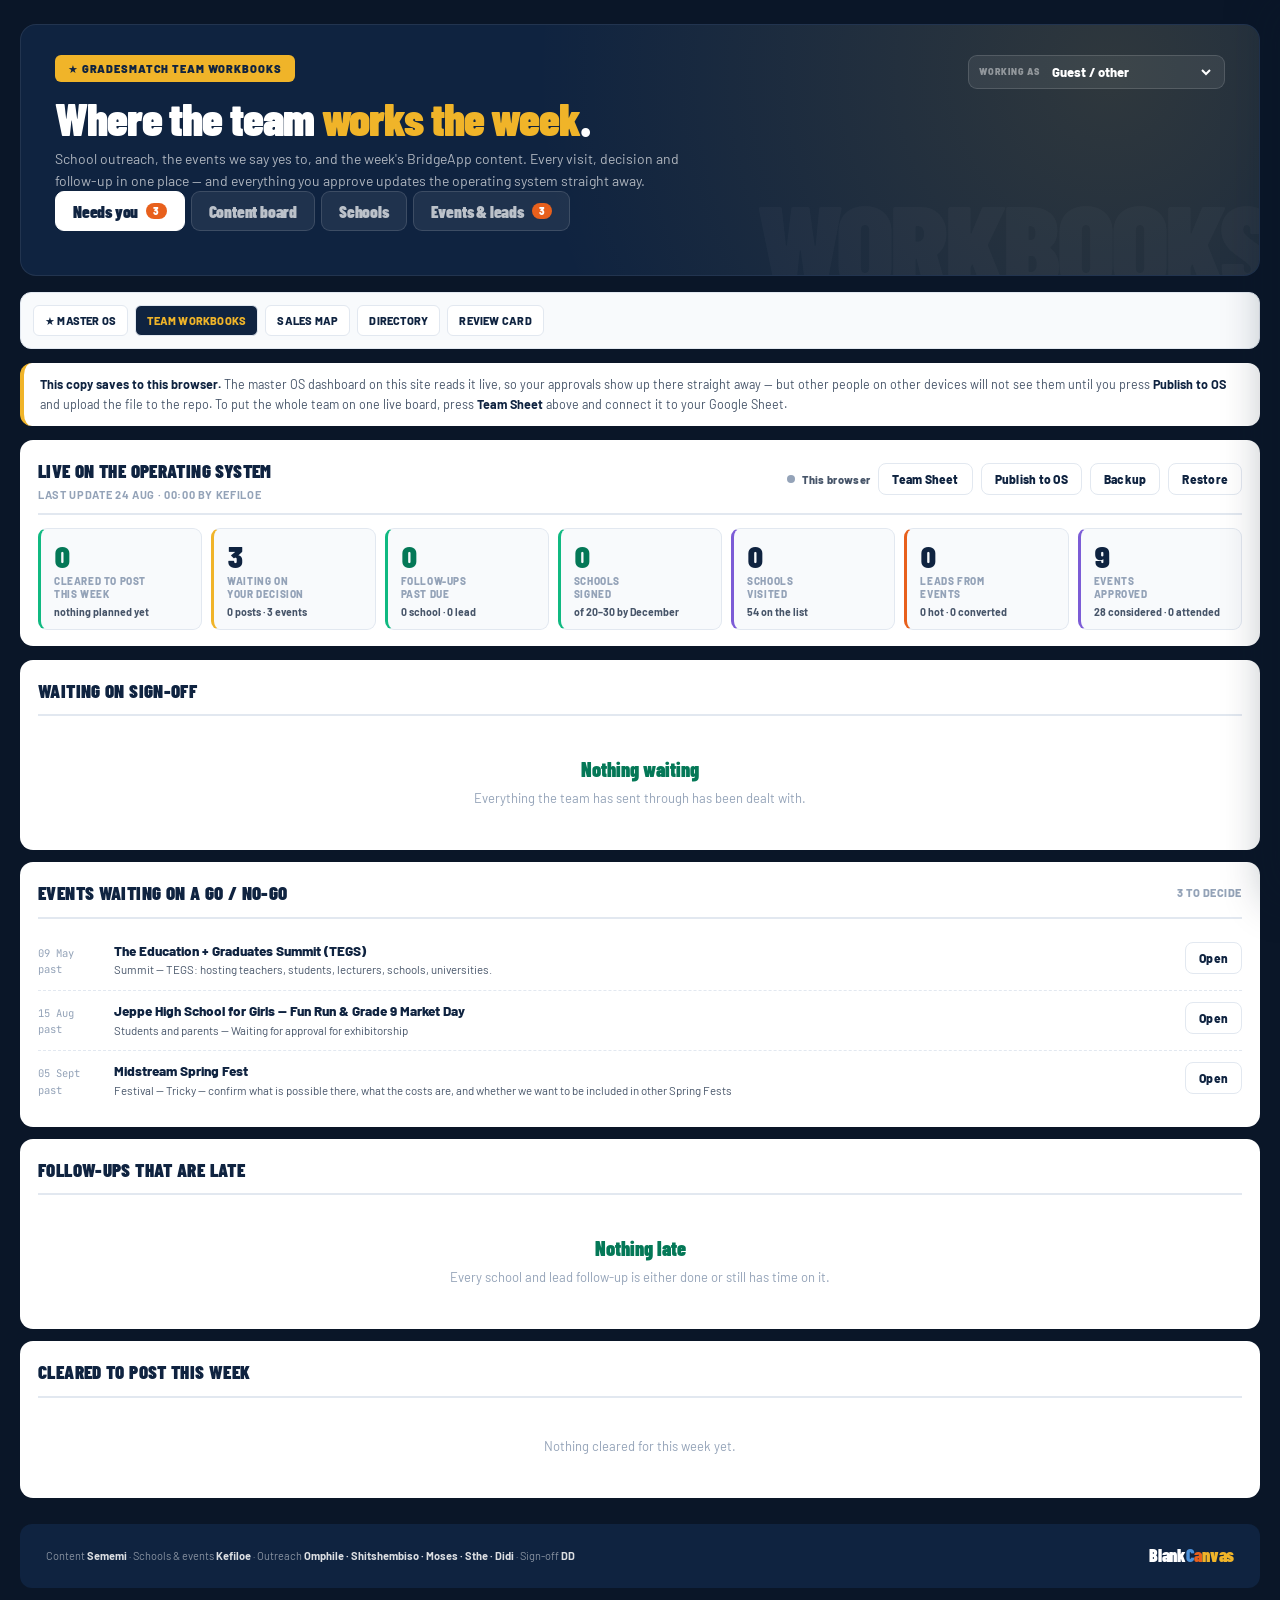
<file: 04_Team_Workbooks/index.html>
<!DOCTYPE html>
<html lang="en">
<head>
<meta charset="UTF-8">
<meta name="viewport" content="width=device-width, initial-scale=1.0">
<title>Gradesmatch Team Workbooks</title>
<meta name="description" content="School outreach, events and the week's BridgeApp content — every visit, decision and follow-up in one place, feeding the operating system live.">
<link rel="preconnect" href="https://fonts.googleapis.com">
<link rel="preconnect" href="https://fonts.gstatic.com" crossorigin>
<link href="https://fonts.googleapis.com/css2?family=Barlow:wght@400;500;600;700;800;900&family=Barlow+Condensed:wght@700;800;900&family=JetBrains+Mono:wght@400;700&display=swap" rel="stylesheet">
<style>

:root{
  --navy:#0f2340;--navy-mid:#1a3355;--navy-deep:#0a1628;
  --blue:#4a90d9;--blue-light:#dbeafe;
  --orange:#e8601c;--orange-light:#fff0e8;
  --yellow:#f0b429;--yellow-light:#fef9c3;
  --white:#fff;--off-white:#f8fafc;--border:#e2e8f0;--border-strong:#cbd5e1;
  --text-primary:#0f2340;--text-secondary:#475569;--text-muted:#94a3b8;
  --success:#10b981;--success-light:#d1fae5;--success-deep:#047857;
  --danger:#dc2626;--danger-light:#fee2e2;
  --purple:#7c5cd6;--purple-light:#ede9fe;
  --mono:'JetBrains Mono','SFMono-Regular',Consolas,monospace;
}
*{box-sizing:border-box;margin:0;padding:0}
html{-webkit-text-size-adjust:100%}
body{font-family:'Barlow',system-ui,-apple-system,sans-serif;background:var(--navy-deep);color:var(--text-primary);line-height:1.55;-webkit-font-smoothing:antialiased}
.container{max-width:1400px;margin:0 auto;padding:24px 20px 90px}
a{color:inherit}
button,input,select,textarea{font-family:inherit;font-size:inherit;color:inherit}
:focus-visible{outline:3px solid var(--yellow);outline-offset:2px;border-radius:4px}

/* ── HERO ─────────────────────────────────────────────── */
.hero{background:var(--navy);border-radius:16px;padding:30px 34px;color:var(--white);position:relative;overflow:hidden;margin-bottom:16px;border:1px solid rgba(255,255,255,.08)}
.hero::before{content:'';position:absolute;inset:0;background:radial-gradient(circle at 88% 20%,rgba(240,180,41,.14),transparent 52%)}
.hero::after{content:'WORKBOOKS';position:absolute;right:-12px;bottom:-28px;font-family:'Barlow Condensed',sans-serif;font-size:120px;font-weight:900;color:rgba(255,255,255,.028);letter-spacing:-4px;line-height:1;pointer-events:none}
.hero-in{position:relative;z-index:1}
.kicker{display:inline-block;background:var(--yellow);color:var(--navy);padding:5px 13px;border-radius:6px;font-size:11px;font-weight:900;letter-spacing:.08em;text-transform:uppercase;margin-bottom:13px}
.hero h1{font-family:'Barlow Condensed',sans-serif;font-size:clamp(30px,5vw,46px);font-weight:900;letter-spacing:-1.1px;line-height:1;margin-bottom:7px;text-wrap:balance}
.hero h1 .b{color:var(--blue)}.hero h1 .y{color:var(--yellow)}.hero h1 .o{color:var(--orange)}
.hero p{font-size:14px;color:rgba(255,255,255,.66);max-width:640px}
.hero-top{display:flex;justify-content:space-between;align-items:flex-start;gap:16px;flex-wrap:wrap}

/* who am I */
.whoami{display:flex;align-items:center;gap:8px;background:rgba(255,255,255,.07);border:1px solid rgba(255,255,255,.14);border-radius:9px;padding:7px 10px}
.whoami label{font-size:9px;font-weight:900;letter-spacing:.09em;text-transform:uppercase;color:rgba(255,255,255,.45)}
.whoami select{background:transparent;border:0;color:var(--white);font-weight:800;font-size:13px;cursor:pointer}
.whoami select option{background:var(--navy);color:var(--white)}

/* ── SUMMARY TILES ────────────────────────────────────── */
.tiles{display:grid;grid-template-columns:repeat(auto-fit,minmax(150px,1fr));gap:10px;margin-top:22px}
.tile{background:rgba(255,255,255,.05);border:1px solid rgba(255,255,255,.1);border-radius:11px;padding:12px 14px;border-left:3px solid var(--blue)}
.tile.ok{border-left-color:var(--success)}
.tile.warn{border-left-color:var(--yellow)}
.tile.hot{border-left-color:var(--orange)}
.tile.done{border-left-color:var(--purple)}
.tile .n{font-family:'Barlow Condensed',sans-serif;font-size:34px;font-weight:900;line-height:1;letter-spacing:-1px;color:var(--white);font-variant-numeric:tabular-nums}
.tile .l{font-size:10px;font-weight:800;letter-spacing:.07em;text-transform:uppercase;color:rgba(255,255,255,.5);margin-top:4px}

/* ── QUICK BAR ────────────────────────────────────────── */
.quick-bar{display:flex;gap:7px;flex-wrap:wrap;padding:12px;background:var(--off-white);border:1px solid var(--border);border-radius:11px;margin-bottom:14px}
.quick-bar a{display:inline-flex;align-items:center;gap:5px;font-size:11px;font-weight:800;color:var(--navy);background:var(--white);padding:6px 11px;border-radius:6px;text-decoration:none;border:1px solid var(--border);letter-spacing:.02em;text-transform:uppercase;transition:background .12s,color .12s}
.quick-bar a:hover{background:var(--navy);color:var(--white)}
.quick-bar a.active{background:var(--navy);color:var(--yellow)}

/* ── COMMAND BAR ──────────────────────────────────────── */
.cmd{background:var(--white);border-radius:13px;padding:14px 16px;margin-bottom:14px;display:flex;gap:10px;align-items:center;flex-wrap:wrap}
.weeknav{display:flex;align-items:center;gap:6px;background:var(--off-white);border:1px solid var(--border);border-radius:9px;padding:4px}
.weeknav button{background:var(--white);border:1px solid var(--border);border-radius:6px;width:28px;height:28px;font-weight:900;cursor:pointer;color:var(--navy);line-height:1}
.weeknav button:hover{background:var(--navy);color:var(--white)}
.weeknav .wk{font-family:'Barlow Condensed',sans-serif;font-weight:900;font-size:17px;color:var(--navy);padding:0 8px;letter-spacing:-.3px;white-space:nowrap}
.weeknav .wk small{display:block;font-family:'Barlow',sans-serif;font-size:9px;font-weight:800;letter-spacing:.07em;text-transform:uppercase;color:var(--text-muted);margin-top:-3px}
.spacer{flex:1 1 auto}
.btn{border:1px solid var(--border);background:var(--white);color:var(--navy);font-weight:800;font-size:12px;padding:8px 13px;border-radius:8px;cursor:pointer;letter-spacing:.02em;display:inline-flex;align-items:center;gap:6px;transition:background .12s,color .12s,border-color .12s;white-space:nowrap}
.btn:hover{background:var(--off-white);border-color:var(--border-strong)}
.btn-primary{background:var(--navy);color:var(--white);border-color:var(--navy)}
.btn-primary:hover{background:var(--navy-mid);color:var(--white)}
.btn-go{background:var(--success);border-color:var(--success);color:var(--white)}
.btn-go:hover{background:var(--success-deep);color:var(--white)}
.btn-warn{background:var(--orange);border-color:var(--orange);color:var(--white)}
.btn-warn:hover{background:#c94f13;color:var(--white)}
.btn-ghost{background:transparent;border-color:transparent;color:var(--text-secondary)}
.btn-ghost:hover{background:var(--off-white)}
.btn-danger{color:var(--danger);border-color:var(--danger-light)}
.btn-danger:hover{background:var(--danger-light)}
.btn:disabled{opacity:.4;cursor:not-allowed}

/* ── FILTERS ──────────────────────────────────────────── */
.filters{background:var(--white);border-radius:13px;padding:12px 16px;margin-bottom:14px;display:flex;gap:8px;flex-wrap:wrap;align-items:center}
.filters .fl{font-size:10px;font-weight:900;letter-spacing:.08em;text-transform:uppercase;color:var(--text-muted);margin-right:2px}
.filters select,.filters input{border:1px solid var(--border);background:var(--off-white);border-radius:7px;padding:7px 10px;font-size:12px;font-weight:600;color:var(--text-primary)}
.filters input[type=search]{min-width:190px}

/* ── DAY BOARD ────────────────────────────────────────── */
.day{background:var(--white);border-radius:13px;margin-bottom:12px;overflow:hidden}
.day-hd{display:flex;align-items:center;justify-content:space-between;gap:10px;padding:12px 18px;border-bottom:2px solid var(--border);flex-wrap:wrap}
.day-hd .d-name{font-family:'Barlow Condensed',sans-serif;font-size:20px;font-weight:900;color:var(--navy);letter-spacing:-.4px}
.day-hd .d-name span{color:var(--text-muted);font-size:14px;font-weight:800;margin-left:7px;letter-spacing:0}
.day-hd.today .d-name::before{content:'TODAY';display:inline-block;background:var(--yellow);color:var(--navy);font-family:'Barlow',sans-serif;font-size:9px;font-weight:900;letter-spacing:.08em;padding:2px 7px;border-radius:4px;margin-right:9px;vertical-align:middle}
.day-count{font-size:11px;font-weight:800;color:var(--text-muted);text-transform:uppercase;letter-spacing:.06em}
.day-body{padding:12px 14px;display:grid;grid-template-columns:repeat(auto-fill,minmax(290px,1fr));gap:10px}
.day-empty{padding:16px 18px;font-size:12px;color:var(--text-muted);font-style:italic}

/* ── CARD ─────────────────────────────────────────────── */
.card{border:1px solid var(--border);border-left:4px solid var(--text-muted);border-radius:10px;padding:12px 14px;background:var(--off-white);cursor:pointer;position:relative;transition:transform .12s,box-shadow .12s,border-color .12s;text-align:left;width:100%;display:block}
.card:hover{transform:translateY(-2px);box-shadow:0 6px 18px rgba(15,35,64,.1)}
.card.s-idea{border-left-color:var(--text-muted)}
.card.s-draft{border-left-color:var(--blue)}
.card.s-review{border-left-color:var(--yellow)}
.card.s-changes{border-left-color:var(--orange)}
.card.s-approved{border-left-color:var(--success);background:var(--success-light)}
.card.s-posted{border-left-color:var(--purple);background:var(--purple-light)}
.card.s-hold{border-left-color:var(--danger)}
.card-top{display:flex;align-items:center;gap:6px;flex-wrap:wrap;margin-bottom:7px}
.card h4{font-family:'Barlow Condensed',sans-serif;font-size:16px;font-weight:900;color:var(--navy);line-height:1.15;letter-spacing:-.3px;margin-bottom:5px;text-wrap:balance}
.card .cap{font-size:12px;color:var(--text-secondary);line-height:1.45;display:-webkit-box;-webkit-line-clamp:2;-webkit-box-orient:vertical;overflow:hidden;margin-bottom:8px}
.card-foot{display:flex;align-items:center;gap:8px;flex-wrap:wrap;padding-top:8px;border-top:1px solid var(--border);font-size:10px;font-weight:800;color:var(--text-muted);letter-spacing:.03em;text-transform:uppercase}
.card .flag{display:block;background:var(--danger-light);color:var(--danger);font-size:10px;font-weight:900;letter-spacing:.04em;padding:4px 8px;border-radius:5px;margin-bottom:8px}

/* chips + pills */
.chip{display:inline-flex;align-items:center;gap:4px;font-size:9.5px;font-weight:900;letter-spacing:.06em;text-transform:uppercase;padding:3px 7px;border-radius:5px;background:var(--border);color:var(--text-secondary);white-space:nowrap}
.chip-time{background:var(--navy);color:var(--white);font-family:var(--mono);letter-spacing:0;font-size:10px}
.chip-ch{background:var(--blue);color:var(--white)}
.chip-fmt{background:var(--orange-light);color:var(--orange)}
.chip-eng{background:var(--navy);color:var(--yellow)}
.pill{display:inline-flex;align-items:center;gap:5px;font-size:10px;font-weight:900;letter-spacing:.05em;text-transform:uppercase;padding:4px 9px;border-radius:20px;white-space:nowrap}
.pill::before{content:'';width:6px;height:6px;border-radius:50%;background:currentColor}
.p-idea{background:#f1f5f9;color:#64748b}
.p-draft{background:var(--blue-light);color:#1e5fa8}
.p-review{background:var(--yellow-light);color:#a16207}
.p-changes{background:var(--orange-light);color:var(--orange)}
.p-approved{background:var(--success-light);color:var(--success-deep)}
.p-posted{background:var(--purple-light);color:#5b3ec0}
.p-hold{background:var(--danger-light);color:var(--danger)}

/* ── DRAWER ───────────────────────────────────────────── */
.scrim{position:fixed;inset:0;background:rgba(10,22,40,.6);opacity:0;pointer-events:none;transition:opacity .18s;z-index:40}
.scrim.on{opacity:1;pointer-events:auto}
.drawer{position:fixed;top:0;right:0;bottom:0;width:min(560px,100%);background:var(--white);z-index:50;transform:translateX(100%);transition:transform .22s ease;display:flex;flex-direction:column;box-shadow:-14px 0 40px rgba(10,22,40,.3)}
.drawer.on{transform:none}
.drawer-hd{padding:16px 22px;background:var(--navy);color:var(--white);display:flex;align-items:center;justify-content:space-between;gap:12px}
.drawer-hd h3{font-family:'Barlow Condensed',sans-serif;font-size:22px;font-weight:900;letter-spacing:-.4px}
.drawer-hd button{background:rgba(255,255,255,.12);border:0;color:var(--white);width:30px;height:30px;border-radius:7px;cursor:pointer;font-size:17px;font-weight:700;line-height:1}
.drawer-hd button:hover{background:rgba(255,255,255,.25)}
.drawer-body{flex:1;overflow-y:auto;padding:18px 22px 26px}
.drawer-foot{padding:13px 22px;border-top:1px solid var(--border);display:flex;gap:8px;flex-wrap:wrap;align-items:center;background:var(--off-white)}

.fgrid{display:grid;grid-template-columns:1fr 1fr;gap:12px;margin-bottom:14px}
.f{display:flex;flex-direction:column;gap:5px}
.f.wide{grid-column:1/-1}
.f label{font-size:10px;font-weight:900;letter-spacing:.08em;text-transform:uppercase;color:var(--text-muted)}
.f input,.f select,.f textarea{border:1px solid var(--border);background:var(--off-white);border-radius:8px;padding:9px 11px;font-size:13px;font-weight:500;width:100%}
.f textarea{resize:vertical;min-height:80px;line-height:1.5}
.f .hint{font-size:10.5px;color:var(--text-muted);font-weight:600}
.f .hint.count{text-align:right;font-variant-numeric:tabular-nums}
.f .hint.over{color:var(--danger);font-weight:800}
.fs{border:0;padding:0;margin:0 0 18px}
.fs legend{font-family:'Barlow Condensed',sans-serif;font-size:15px;font-weight:900;color:var(--navy);text-transform:uppercase;letter-spacing:.03em;padding-bottom:8px;margin-bottom:12px;border-bottom:2px solid var(--border);width:100%}

.approval{border-radius:11px;padding:14px 16px;margin-bottom:18px;border:1px solid var(--border);background:var(--off-white)}
.approval.is-approved{background:var(--success-light);border-color:var(--success)}
.approval.is-review{background:var(--yellow-light);border-color:var(--yellow)}
.approval.is-changes{background:var(--orange-light);border-color:var(--orange)}
.approval .a-hd{display:flex;align-items:center;justify-content:space-between;gap:10px;margin-bottom:9px;flex-wrap:wrap}
.approval .a-hd strong{font-family:'Barlow Condensed',sans-serif;font-size:16px;font-weight:900;color:var(--navy);text-transform:uppercase;letter-spacing:.02em}
.approval .a-meta{font-size:11.5px;color:var(--text-secondary);font-weight:600}
.approval .a-meta b{color:var(--navy)}
.approval .a-acts{display:flex;gap:7px;flex-wrap:wrap;margin-top:11px}
.approval .a-locked{font-size:11.5px;color:var(--text-secondary);font-weight:600;font-style:italic}

.log{list-style:none;font-size:11.5px;color:var(--text-secondary);display:flex;flex-direction:column;gap:6px}
.log li{display:flex;gap:8px;padding-bottom:6px;border-bottom:1px dashed var(--border)}
.log time{font-family:var(--mono);font-size:10px;color:var(--text-muted);white-space:nowrap;padding-top:1px}

/* ── SYNC + TOAST ─────────────────────────────────────── */
.syncbar{display:flex;align-items:center;gap:7px;font-size:11px;font-weight:800;color:var(--text-secondary);letter-spacing:.03em}
.syncdot{width:8px;height:8px;border-radius:50%;background:var(--text-muted);flex:none}
.syncdot.ok{background:var(--success)}
.syncdot.busy{background:var(--yellow)}
.syncdot.bad{background:var(--danger)}
.toast{position:fixed;left:50%;bottom:26px;transform:translate(-50%,20px);background:var(--navy);color:var(--white);padding:11px 20px;border-radius:10px;font-size:13px;font-weight:700;z-index:80;opacity:0;pointer-events:none;transition:opacity .2s,transform .2s;box-shadow:0 10px 30px rgba(0,0,0,.35);max-width:min(560px,92vw);text-align:center}
.toast.on{opacity:1;transform:translate(-50%,0)}
.toast.bad{background:var(--danger)}
.toast.good{background:var(--success-deep)}

.mode-note{background:var(--white);border-radius:12px;padding:12px 16px;margin-bottom:14px;font-size:12.5px;color:var(--text-secondary);display:flex;gap:10px;align-items:flex-start;border-left:4px solid var(--blue)}
.mode-note b{color:var(--navy)}
.mode-note.local{border-left-color:var(--yellow)}
.mode-note.ro{border-left-color:var(--orange)}
.mode-note.cloud{border-left-color:var(--success)}

.empty{background:var(--white);border-radius:13px;padding:44px 30px;text-align:center}
.empty h3{font-family:'Barlow Condensed',sans-serif;font-size:24px;font-weight:900;color:var(--navy);margin-bottom:6px}
.empty p{font-size:13.5px;color:var(--text-secondary);max-width:440px;margin:0 auto 16px}

.signoff{margin-top:26px;padding:18px 26px;background:var(--navy);border-radius:12px;color:rgba(255,255,255,.5);font-size:11px;display:flex;justify-content:space-between;align-items:center;flex-wrap:wrap;gap:10px}
.signoff strong{color:rgba(255,255,255,.85)}
.ba{font-family:'Barlow Condensed',sans-serif;font-size:18px;font-weight:900;letter-spacing:-.3px;color:var(--white)}
.ba span:nth-child(2){color:var(--blue)}.ba span:nth-child(3){color:var(--orange)}.ba span:nth-child(4){color:var(--yellow)}

@media(max-width:860px){
  .container{padding:16px 13px 70px}
  .hero{padding:22px 20px}
  .fgrid{grid-template-columns:1fr}
  .day-body{grid-template-columns:1fr}
}
@media(prefers-reduced-motion:reduce){*{transition:none!important;animation:none!important}}
@media print{
  body{background:#fff}
  .quick-bar,.cmd,.filters,.drawer,.scrim,.toast,.mode-note,.whoami{display:none!important}
  .card{break-inside:avoid;box-shadow:none}
  .hero{background:#0f2340!important;-webkit-print-color-adjust:exact;print-color-adjust:exact}
}

/* ── ROLL-UP STRIP ────────────────────────────────────── */
.rollup{background:var(--white);border-radius:13px;padding:16px 18px;margin-bottom:14px}
.rollup-hd{display:flex;align-items:center;justify-content:space-between;gap:12px;flex-wrap:wrap;margin-bottom:13px;padding-bottom:10px;border-bottom:2px solid var(--border)}
.rollup-hd h2{font-family:'Barlow Condensed',sans-serif;font-size:19px;font-weight:900;color:var(--navy);text-transform:uppercase;letter-spacing:.02em}
.rollup-hd .sub{font-size:11px;font-weight:700;color:var(--text-muted);text-transform:uppercase;letter-spacing:.06em}
.rgrid{display:grid;grid-template-columns:repeat(auto-fit,minmax(140px,1fr));gap:9px}
.rstat{background:var(--off-white);border:1px solid var(--border);border-left:3px solid var(--blue);border-radius:9px;padding:11px 13px;text-align:left;cursor:pointer;transition:transform .12s,box-shadow .12s;width:100%;display:block}
.rstat:hover{transform:translateY(-2px);box-shadow:0 6px 16px rgba(15,35,64,.09)}
.rstat.ok{border-left-color:var(--success)}
.rstat.warn{border-left-color:var(--yellow)}
.rstat.hot{border-left-color:var(--orange)}
.rstat.bad{border-left-color:var(--danger)}
.rstat.cool{border-left-color:var(--purple)}
.rstat .n{font-family:'Barlow Condensed',sans-serif;font-size:31px;font-weight:900;line-height:1;letter-spacing:-1px;color:var(--navy);font-variant-numeric:tabular-nums}
.rstat.bad .n{color:var(--danger)}
.rstat.ok .n{color:var(--success-deep)}
.rstat .l{font-size:10px;font-weight:800;letter-spacing:.06em;text-transform:uppercase;color:var(--text-muted);margin-top:4px;line-height:1.35}
.rstat .sub2{font-size:10.5px;font-weight:700;color:var(--text-secondary);margin-top:3px}

/* ── TABS ─────────────────────────────────────────────── */
.tabs{display:flex;gap:6px;flex-wrap:wrap;margin-bottom:14px}
.tabs button{background:rgba(255,255,255,.07);border:1px solid rgba(255,255,255,.13);color:rgba(255,255,255,.7);font-family:'Barlow Condensed',sans-serif;font-size:17px;font-weight:900;letter-spacing:-.2px;padding:9px 17px;border-radius:9px;cursor:pointer;display:inline-flex;align-items:center;gap:8px;transition:background .13s,color .13s}
.tabs button:hover{background:rgba(255,255,255,.14);color:var(--white)}
.tabs button.on{background:var(--white);color:var(--navy);border-color:var(--white)}
.tabs button .badge{font-family:'Barlow',sans-serif;font-size:10px;font-weight:900;background:var(--orange);color:var(--white);border-radius:20px;padding:2px 7px;letter-spacing:.03em}
.tabs button.on .badge{background:var(--orange)}
.tabs button .badge.zero{display:none}
.panel{display:none}
.panel.on{display:block}

/* ── TABLE ────────────────────────────────────────────── */
.tablewrap{background:var(--white);border-radius:13px;overflow:hidden}
.tscroll{overflow-x:auto}
table{border-collapse:collapse;width:100%;min-width:900px;font-size:12.5px}
thead th{background:var(--navy);color:rgba(255,255,255,.8);font-size:9.5px;font-weight:900;letter-spacing:.07em;text-transform:uppercase;text-align:left;padding:10px 12px;white-space:nowrap;position:sticky;top:0}
tbody td{padding:10px 12px;border-bottom:1px solid var(--border);vertical-align:top}
tbody tr{cursor:pointer;transition:background .1s}
tbody tr:hover{background:var(--off-white)}
tbody tr.overdue{background:var(--danger-light)}
tbody tr.overdue:hover{background:#fbd5d5}
tbody tr.won{background:var(--success-light)}
td .main{font-weight:800;color:var(--navy);font-size:13px;line-height:1.3}
td .sub{font-size:11px;color:var(--text-muted);font-weight:600}
td.num{text-align:right;font-variant-numeric:tabular-nums;font-weight:700}
td.nowrap{white-space:nowrap}
.due{font-weight:800;font-variant-numeric:tabular-nums;white-space:nowrap}
.due.late{color:var(--danger)}
.due.soon{color:var(--orange)}
.due.done{color:var(--success-deep);text-decoration:line-through;font-weight:600}
.tfoot{padding:11px 16px;background:var(--off-white);border-top:1px solid var(--border);font-size:11px;font-weight:800;color:var(--text-muted);text-transform:uppercase;letter-spacing:.05em;display:flex;justify-content:space-between;gap:10px;flex-wrap:wrap}

/* stage + response pills */
.p-prospect{background:#f1f5f9;color:#64748b}
.p-contacted{background:var(--blue-light);color:#1e5fa8}
.p-visited{background:var(--yellow-light);color:#a16207}
.p-proposal{background:var(--orange-light);color:var(--orange)}
.p-mou{background:var(--purple-light);color:#5b3ec0}
.p-signed{background:var(--success-light);color:var(--success-deep)}
.p-lost{background:var(--danger-light);color:var(--danger)}
.p-hot{background:var(--orange-light);color:var(--orange)}
.p-warm{background:var(--yellow-light);color:#a16207}
.p-info{background:var(--blue-light);color:#1e5fa8}
.p-later{background:#f1f5f9;color:#64748b}
.p-no{background:var(--danger-light);color:var(--danger)}
.p-none{background:#f1f5f9;color:#94a3b8}
.p-cold{background:var(--blue-light);color:#1e5fa8}
.p-planned{background:#f1f5f9;color:#64748b}
.p-confirmed{background:var(--blue-light);color:#1e5fa8}
.p-attended{background:var(--success-light);color:var(--success-deep)}
.p-cancelled{background:var(--danger-light);color:var(--danger)}
.p-todo{background:var(--yellow-light);color:#a16207}
.p-doing{background:var(--blue-light);color:#1e5fa8}
.p-done{background:var(--success-light);color:var(--success-deep)}
.p-noresponse{background:#f1f5f9;color:#64748b}
.p-pipeline{background:var(--blue-light);color:#1e5fa8}
.p-converted{background:var(--success-light);color:var(--success-deep)}
.p-nurture{background:var(--yellow-light);color:#a16207}

.note{display:inline-block;max-width:210px;font-size:11.5px;line-height:1.4;color:var(--text-secondary);background:var(--yellow-light);border-left:2px solid var(--yellow);border-radius:0 5px 5px 0;padding:4px 8px}

/* ── APPROVALS QUEUE ──────────────────────────────────── */
.queue{background:var(--white);border-radius:13px;padding:16px 18px;margin-bottom:12px}
.queue h3{font-family:'Barlow Condensed',sans-serif;font-size:19px;font-weight:900;color:var(--navy);text-transform:uppercase;letter-spacing:.02em;padding-bottom:9px;margin-bottom:12px;border-bottom:2px solid var(--border);display:flex;justify-content:space-between;align-items:center;gap:10px}
.queue h3 .c{font-family:'Barlow',sans-serif;font-size:11px;font-weight:800;color:var(--text-muted);letter-spacing:.05em}
.qrow{display:flex;align-items:flex-start;gap:12px;padding:11px 0;border-bottom:1px dashed var(--border);cursor:pointer}
.qrow:last-child{border-bottom:0}
.qrow:hover .q-title{color:var(--blue)}
.qrow .q-when{font-family:var(--mono);font-size:10.5px;color:var(--text-muted);white-space:nowrap;padding-top:3px;min-width:64px}
.qrow .q-body{flex:1;min-width:0}
.qrow .q-title{font-weight:800;color:var(--navy);font-size:13.5px;line-height:1.3}
.qrow .q-meta{font-size:11.5px;color:var(--text-secondary);margin-top:2px}
.qrow .q-acts{display:flex;gap:6px;flex-wrap:wrap;align-items:center}
.qempty{padding:26px 10px;text-align:center;color:var(--text-muted);font-size:13px}
.qempty b{color:var(--success-deep);display:block;font-family:'Barlow Condensed',sans-serif;font-size:20px;font-weight:900;margin-bottom:3px}

.section-intro{font-size:12.5px;color:var(--text-secondary);margin-bottom:12px;max-width:70ch}
.subhead{font-family:'Barlow Condensed',sans-serif;font-size:17px;font-weight:900;color:var(--white);text-transform:uppercase;letter-spacing:.03em;margin:18px 0 9px;display:flex;align-items:center;gap:10px}
.subhead::after{content:'';flex:1;height:1px;background:rgba(255,255,255,.13)}
</style>
</head>
<body>
<div class="container">

<header class="hero">
<div class="hero-in">
<div class="hero-top">
<div>
<div class="kicker">★ Gradesmatch Team Workbooks</div>
<h1>Where the team <span class="y">works the week</span>.</h1>
<p>School outreach, the events we say yes to, and the week's BridgeApp content. Every visit, decision and follow-up in one place — and everything you approve updates the operating system straight away.</p>
</div>
<div class="whoami">
<label for="who">Working as</label>
<select id="who" aria-label="Who is using this workbook"></select>
</div>
</div>
<nav class="tabs" id="tabs" aria-label="Workbooks">
<button type="button" data-tab="approvals" class="on">Needs you <span class="badge zero" id="badge-approvals">0</span></button>
<button type="button" data-tab="content">Content board <span class="badge zero" id="badge-content">0</span></button>
<button type="button" data-tab="schools">Schools <span class="badge zero" id="badge-schools">0</span></button>
<button type="button" data-tab="events">Events &amp; leads <span class="badge zero" id="badge-events">0</span></button>
</nav>
</div>
</header>

<nav class="quick-bar" aria-label="Operating system links">
<a href="../index.html">★ Master OS</a>
<a href="index.html" class="active">Team Workbooks</a>
<a href="../BridgeApp_SA_RegionalSalesMap.html">Sales Map</a>
<a href="../BridgeApp_OS_Directory.html">Directory</a>
<a href="../BridgeApp_DemoReviewCard.html">Review Card</a>
</nav>

<div class="mode-note" id="mode-note" hidden></div>

<section class="rollup" aria-label="Live operating system roll-up">
<div class="rollup-hd">
<div>
<h2>Live on the operating system</h2>
<div class="sub" id="rollup-when">Nothing logged yet</div>
</div>
<div style="display:flex;gap:8px;align-items:center;flex-wrap:wrap">
<div class="syncbar"><span class="syncdot" id="syncdot"></span><span id="syncmsg">Ready</span></div>
<button class="btn" type="button" id="btn-connect">Team Sheet</button>
<button class="btn" type="button" id="btn-snapshot">Publish to OS</button>
<button class="btn" type="button" id="btn-backup">Backup</button>
<button class="btn" type="button" id="btn-restore">Restore</button>
</div>
</div>
<div class="rgrid" id="rollup" data-dyn></div>
</section>

<!-- ══ NEEDS YOU ═══════════════════════════════════════════ -->
<section class="panel on" id="panel-approvals">
<div class="queue">
<h3>Waiting on sign-off <span class="c" id="q-content-count"></span></h3>
<div id="q-content" data-dyn></div>
</div>
<div class="queue">
<h3>Events waiting on a go / no-go <span class="c" id="q-events-count"></span></h3>
<div id="q-events" data-dyn></div>
</div>
<div class="queue">
<h3>Follow-ups that are late <span class="c" id="q-follow-count"></span></h3>
<div id="q-follow" data-dyn></div>
</div>
<div class="queue">
<h3>Cleared to post this week <span class="c" id="q-cleared-count"></span></h3>
<div id="q-cleared" data-dyn></div>
</div>
</section>

<!-- ══ CONTENT ═════════════════════════════════════════════ -->
<section class="panel" id="panel-content">
<div class="cmd">
<div class="weeknav">
<button type="button" id="wk-prev" aria-label="Previous week">‹</button>
<div class="wk" id="wk-label">Week of —</div>
<button type="button" id="wk-next" aria-label="Next week">›</button>
</div>
<button class="btn btn-ghost" type="button" id="wk-today">This week</button>
<div class="spacer"></div>
<button class="btn" type="button" id="btn-copy">Copy approved list</button>
<button class="btn" type="button" id="btn-csv-content">Export CSV</button>
<button class="btn btn-primary" type="button" id="btn-new-content">+ Add content</button>
</div>
<div class="filters">
<span class="fl">Filter</span>
<select id="cf-status" aria-label="Filter content by status"><option value="">All statuses</option></select>
<select id="cf-channel" aria-label="Filter content by channel"><option value="">All channels</option></select>
<select id="cf-owner" aria-label="Filter content by owner"><option value="">All owners</option></select>
<select id="cf-engine" aria-label="Filter content by growth engine"><option value="">All engines</option></select>
<input type="search" id="cf-q" placeholder="Search title or caption…" aria-label="Search content">
<button class="btn btn-ghost" type="button" id="cf-clear">Clear</button>
</div>
<div id="board" data-dyn></div>
</section>

<!-- ══ SCHOOLS ═════════════════════════════════════════════ -->
<section class="panel" id="panel-schools">
<div class="cmd">
<strong style="font-family:'Barlow Condensed',sans-serif;font-size:19px;color:var(--navy);letter-spacing:-.3px">School visits &amp; follow-ups</strong>
<div class="spacer"></div>
<button class="btn" type="button" id="btn-csv-schools">Export CSV</button>
<button class="btn btn-primary" type="button" id="btn-new-school">+ Log a school</button>
</div>
<div class="filters">
<span class="fl">Filter</span>
<select id="sf-stage" aria-label="Filter schools by stage"><option value="">All statuses</option></select>
<select id="sf-province" aria-label="Filter schools by province"><option value="">All provinces</option></select>
<select id="sf-owner" aria-label="Filter schools by follow-up owner"><option value="">All follow-up owners</option></select>
<select id="sf-due" aria-label="Filter schools by follow-up state"><option value="">All follow-ups</option><option value="late">Late</option><option value="open">Still open</option><option value="done">Done</option></select>
<input type="search" id="sf-q" placeholder="Search school, town or contact…" aria-label="Search schools">
<button class="btn btn-ghost" type="button" id="sf-clear">Clear</button>
</div>
<div class="tablewrap">
<div class="tscroll"><table id="schools-table">
<thead><tr>
<th>School</th><th>Province / town</th><th>Last contact</th><th>Status</th><th>Contact</th><th>Follow-up needed</th><th>Due</th><th>Notes</th><th class="num">Learners</th>
</tr></thead>
<tbody id="schools-body" data-dyn></tbody>
</table></div>
<div class="tfoot"><span id="schools-foot">—</span><span id="schools-target">—</span></div>
</div>
</section>

<!-- ══ EVENTS & LEADS ══════════════════════════════════════ -->
<section class="panel" id="panel-events">
<div class="cmd">
<strong style="font-family:'Barlow Condensed',sans-serif;font-size:19px;color:var(--navy);letter-spacing:-.3px">Events, exhibitions &amp; the leads they brought in</strong>
<div class="spacer"></div>
<button class="btn" type="button" id="btn-csv-events">Export CSV</button>
<button class="btn" type="button" id="btn-new-lead">+ Add a lead</button>
<button class="btn btn-primary" type="button" id="btn-new-event">+ Add an event</button>
</div>
<h4 class="subhead">Events attended</h4>
<div class="tablewrap">
<div class="tscroll"><table id="events-table">
<thead><tr>
<th>Event</th><th>Dates</th><th>Where</th><th>Status</th><th>Who went</th><th class="num">Turnout</th><th class="num">Talked to</th><th class="num">Leads</th><th class="num">Cost / lead</th><th>Outcome</th><th>Notes</th>
</tr></thead>
<tbody id="events-body" data-dyn></tbody>
</table></div>
<div class="tfoot"><span id="events-foot">—</span><span id="events-spend">—</span></div>
</div>
<h4 class="subhead">Leads &amp; follow-ups</h4>
<div class="filters">
<span class="fl">Filter</span>
<select id="lf-event" aria-label="Filter leads by event"><option value="">All events</option></select>
<select id="lf-interest" aria-label="Filter leads by interest"><option value="">All interest levels</option></select>
<select id="lf-follow" aria-label="Filter leads by follow-up state"><option value="">All follow-ups</option></select>
<select id="lf-owner" aria-label="Filter leads by owner"><option value="">All owners</option></select>
<input type="search" id="lf-q" placeholder="Search name or organisation…" aria-label="Search leads">
<button class="btn btn-ghost" type="button" id="lf-clear">Clear</button>
</div>
<div class="tablewrap">
<div class="tscroll"><table id="leads-table">
<thead><tr>
<th>Lead</th><th>From</th><th>Type</th><th>Interest</th><th>What they want</th><th>Follow-up</th><th>Due</th><th>Outcome</th><th class="num">Value</th>
</tr></thead>
<tbody id="leads-body" data-dyn></tbody>
</table></div>
<div class="tfoot"><span id="leads-foot">—</span><span id="leads-value">—</span></div>
</div>
</section>

<footer class="signoff">
<span>Content <strong>Sememi</strong> · Schools &amp; events <strong>Kefiloe</strong> · Outreach <strong>Omphile · Shitshembiso · Moses · Sthe · Didi</strong> · Sign-off <strong>DD</strong></span>
<span class="ba"><span>Blank</span><span>C</span><span>a</span><span>nvas</span></span>
</footer>
</div>

<div class="scrim" id="scrim"></div>
<aside class="drawer" id="drawer" role="dialog" aria-modal="true" aria-labelledby="drawer-title" hidden>
<div class="drawer-hd">
<h3 id="drawer-title">Details</h3>
<button type="button" id="drawer-close" aria-label="Close">✕</button>
</div>
<div class="drawer-body" id="drawer-body" data-dyn></div>
<div class="drawer-foot" id="drawer-foot" data-dyn></div>
</aside>

<div class="toast" id="toast" role="status" aria-live="polite"></div>
<input type="file" id="file-in" accept="application/json" hidden>
<script id="wb-seed" type="application/json">{"v":1,"kind":"bridgeapp_team_workbooks","content":[],"schools":[{"id":"s-imp-001","name":"Hoer Overkruin Pretoria","type":"Independent","province":"Gauteng","city":"Pretoria","website":"https://overkruin.com","email":"info@overkruin.com","phone":"+27 12 567 5115","contact":"","role":"","learners":"","lastVisit":"","visitType":"Email","visitedBy":"Kefiloe","stage":"awaiting","followUp":"","followOwner":"Kefiloe","followDue":"","followDone":false,"notes":"","fee":"","createdBy":"Kefiloe","createdAt":"2026-08-24T00:00:00.000Z","log":[{"t":"2026-08-24T00:00:00.000Z","who":"Kefiloe","what":"imported from the outreach tracker"}]},{"id":"s-imp-002","name":"Hoerskool Oos-Moot","type":"Independent","province":"Gauteng","city":"Pretoria","website":"https://www.oos-moot.co.za","email":"admin@oos-moot.co.za","phone":"+27 12 332 0601","contact":"","role":"","learners":"","lastVisit":"","visitType":"Email","visitedBy":"Kefiloe","stage":"awaiting","followUp":"","followOwner":"Kefiloe","followDue":"","followDone":false,"notes":"","fee":"","createdBy":"Kefiloe","createdAt":"2026-08-24T00:00:00.000Z","log":[{"t":"2026-08-24T00:00:00.000Z","who":"Kefiloe","what":"imported from the outreach tracker"}]},{"id":"s-imp-003","name":"Acudeo College Kirkney","type":"Independent","province":"Gauteng","city":"Pretoria","website":"https://www.acudeo.co.za","email":"admin.kirkney@acudeo.co.za","phone":"+27 12 941 9681","contact":"","role":"","learners":"","lastVisit":"","visitType":"Email","visitedBy":"Kefiloe","stage":"meeting","followUp":"","followOwner":"Kefiloe","followDue":"","followDone":false,"notes":"","fee":"","createdBy":"Kefiloe","createdAt":"2026-08-24T00:00:00.000Z","log":[{"t":"2026-08-24T00:00:00.000Z","who":"Kefiloe","what":"imported from the outreach tracker"}]},{"id":"s-imp-004","name":"Gerrit Maritz","type":"Independent","province":"Gauteng","city":"Pretoria","website":"https://gerries.co.za","email":"hsgerries@yebo.co.za","phone":"+27 12 546 6685","contact":"","role":"","learners":"","lastVisit":"","visitType":"Email","visitedBy":"Kefiloe","stage":"contacted","followUp":"","followOwner":"Kefiloe","followDue":"","followDone":false,"notes":"","fee":"","createdBy":"Kefiloe","createdAt":"2026-08-24T00:00:00.000Z","log":[{"t":"2026-08-24T00:00:00.000Z","who":"Kefiloe","what":"imported from the outreach tracker"}]},{"id":"s-imp-005","name":"Hoerskool Pretoria Noord","type":"Independent","province":"Gauteng","city":"Pretoria","website":"https://pnhs.co.za","email":"administrasie@pnhs.co.za","phone":"+27 12 546 6590","contact":"","role":"","learners":"","lastVisit":"","visitType":"Email","visitedBy":"Kefiloe","stage":"contacted","followUp":"","followOwner":"Kefiloe","followDue":"","followDone":false,"notes":"","fee":"","createdBy":"Kefiloe","createdAt":"2026-08-24T00:00:00.000Z","log":[{"t":"2026-08-24T00:00:00.000Z","who":"Kefiloe","what":"imported from the outreach tracker"}]},{"id":"s-imp-006","name":"St Stithians College","type":"Independent","province":"Gauteng","city":"Johannesburg","website":"https://www.stithian.com","email":"info@stithian.com","phone":"+27 11 577 6000","contact":"","role":"","learners":"","lastVisit":"","visitType":"Email","visitedBy":"Kefiloe","stage":"contacted","followUp":"","followOwner":"Kefiloe","followDue":"","followDone":false,"notes":"","fee":"","createdBy":"Kefiloe","createdAt":"2026-08-24T00:00:00.000Z","log":[{"t":"2026-08-24T00:00:00.000Z","who":"Kefiloe","what":"imported from the outreach tracker"}]},{"id":"s-imp-007","name":"Redhill School","type":"Independent","province":"Gauteng","city":"Johannesburg","website":"https://www.redhill.co.za","email":"info@redhill.co.za","phone":"+27 11 783 4707","contact":"","role":"","learners":"","lastVisit":"","visitType":"Email","visitedBy":"Kefiloe","stage":"contacted","followUp":"","followOwner":"Kefiloe","followDue":"","followDone":false,"notes":"","fee":"","createdBy":"Kefiloe","createdAt":"2026-08-24T00:00:00.000Z","log":[{"t":"2026-08-24T00:00:00.000Z","who":"Kefiloe","what":"imported from the outreach tracker"}]},{"id":"s-imp-008","name":"Reddam House Helderfontein","type":"Independent","province":"Gauteng","city":"Johannesburg","website":"https://www.reddamhouse.com/helderfontein","email":"helderfontein@reddamhouse.com","phone":"+27 10 025 6000","contact":"","role":"","learners":"","lastVisit":"","visitType":"Email","visitedBy":"Kefiloe","stage":"contacted","followUp":"","followOwner":"Kefiloe","followDue":"","followDone":false,"notes":"","fee":"","createdBy":"Kefiloe","createdAt":"2026-08-24T00:00:00.000Z","log":[{"t":"2026-08-24T00:00:00.000Z","who":"Kefiloe","what":"imported from the outreach tracker"}]},{"id":"s-imp-009","name":"Hoerskool Menlopark","type":"Independent","province":"Gauteng","city":"Pretoria","website":"https://www.menlopark.co.za","email":"bemarking@menlopark.co.za","phone":"+27 12 361 7738","contact":"","role":"","learners":"","lastVisit":"","visitType":"Email","visitedBy":"Kefiloe","stage":"contacted","followUp":"","followOwner":"Kefiloe","followDue":"","followDone":false,"notes":"","fee":"","createdBy":"Kefiloe","createdAt":"2026-08-24T00:00:00.000Z","log":[{"t":"2026-08-24T00:00:00.000Z","who":"Kefiloe","what":"imported from the outreach tracker"}]},{"id":"s-imp-010","name":"Hoer Tegniese Skool Pretoria Tuine","type":"Independent","province":"Gauteng","city":"Pretoria","website":"https://htstuine.co.za","email":"kantoor@htstuine.co.za","phone":"+27 12 379 2181","contact":"","role":"","learners":"","lastVisit":"","visitType":"Email","visitedBy":"Kefiloe","stage":"notinterested","followUp":"","followOwner":"Kefiloe","followDue":"","followDone":false,"notes":"","fee":"","createdBy":"Kefiloe","createdAt":"2026-08-24T00:00:00.000Z","log":[{"t":"2026-08-24T00:00:00.000Z","who":"Kefiloe","what":"imported from the outreach tracker"}]},{"id":"s-imp-011","name":"Hoerskool Akasia","type":"Independent","province":"Gauteng","city":"Pretoria","website":"https://www.hsakasia.co.za","email":"admin@hsakasia.co.za","phone":"+27 12 542 1178","contact":"","role":"","learners":"","lastVisit":"","visitType":"Email","visitedBy":"Kefiloe","stage":"contacted","followUp":"","followOwner":"Kefiloe","followDue":"","followDone":false,"notes":"","fee":"","createdBy":"Kefiloe","createdAt":"2026-08-24T00:00:00.000Z","log":[{"t":"2026-08-24T00:00:00.000Z","who":"Kefiloe","what":"imported from the outreach tracker"}]},{"id":"s-imp-012","name":"Hoerskool Elandspoort","type":"Independent","province":"Gauteng","city":"Pretoria","website":"https://elandspoort.co.za","email":"admin@elandspoorths.co.za","phone":"+27 12 386 65651","contact":"","role":"","learners":"","lastVisit":"","visitType":"Email","visitedBy":"Kefiloe","stage":"contacted","followUp":"","followOwner":"Kefiloe","followDue":"","followDone":false,"notes":"","fee":"","createdBy":"Kefiloe","createdAt":"2026-08-24T00:00:00.000Z","log":[{"t":"2026-08-24T00:00:00.000Z","who":"Kefiloe","what":"imported from the outreach tracker"}]},{"id":"s-imp-013","name":"Pretoria Central High School","type":"Independent","province":"Gauteng","city":"Pretoria","website":"https://schoolhive.co.za","email":"","phone":"+27 12 327 5772","contact":"","role":"","learners":"","lastVisit":"","visitType":"Email","visitedBy":"Kefiloe","stage":"notinterested","followUp":"","followOwner":"Kefiloe","followDue":"","followDone":false,"notes":"","fee":"","createdBy":"Kefiloe","createdAt":"2026-08-24T00:00:00.000Z","log":[{"t":"2026-08-24T00:00:00.000Z","who":"Kefiloe","what":"imported from the outreach tracker"}]},{"id":"s-imp-014","name":"Pretoria Technical High School","type":"Independent","province":"Gauteng","city":"Pretoria","website":"https://www.edarabia.com","email":"admin@pths.co.za","phone":"+27 12 343 2357","contact":"","role":"","learners":"","lastVisit":"","visitType":"Email","visitedBy":"Kefiloe","stage":"contacted","followUp":"","followOwner":"Kefiloe","followDue":"","followDone":false,"notes":"","fee":"","createdBy":"Kefiloe","createdAt":"2026-08-24T00:00:00.000Z","log":[{"t":"2026-08-24T00:00:00.000Z","who":"Kefiloe","what":"imported from the outreach tracker"}]},{"id":"s-imp-015","name":"Hoerskool Pretoria-Wes","type":"Independent","province":"Gauteng","city":"Pretoria","website":"https://www.ptaweshs.co.za","email":"hsptawes@gmail.com","phone":"+27 12 327 5163","contact":"","role":"","learners":"","lastVisit":"","visitType":"Email","visitedBy":"Kefiloe","stage":"contacted","followUp":"","followOwner":"Kefiloe","followDue":"","followDone":false,"notes":"","fee":"","createdBy":"Kefiloe","createdAt":"2026-08-24T00:00:00.000Z","log":[{"t":"2026-08-24T00:00:00.000Z","who":"Kefiloe","what":"imported from the outreach tracker"}]},{"id":"s-imp-016","name":"Bethel College High School","type":"Independent","province":"Eastern Cape","city":"","website":"https://bethelcollege.org.za","email":"info@bethelcollege.org.za","phone":"+27 61 844 6216","contact":"","role":"","learners":"","lastVisit":"","visitType":"Email","visitedBy":"Kefiloe","stage":"meeting","followUp":"","followOwner":"Kefiloe","followDue":"","followDone":false,"notes":"","fee":"","createdBy":"Kefiloe","createdAt":"2026-08-24T00:00:00.000Z","log":[{"t":"2026-08-24T00:00:00.000Z","who":"Kefiloe","what":"imported from the outreach tracker"}]},{"id":"s-imp-017","name":"Stirling High School","type":"Independent","province":"Eastern Cape","city":"East London","website":"https://stirlinghigh.co.za","email":"marketing@stirlinghs.co.za","phone":"+27 43 735 1444","contact":"","role":"","learners":"","lastVisit":"","visitType":"Email","visitedBy":"Kefiloe","stage":"contacted","followUp":"","followOwner":"Kefiloe","followDue":"","followDone":false,"notes":"","fee":"","createdBy":"Kefiloe","createdAt":"2026-08-24T00:00:00.000Z","log":[{"t":"2026-08-24T00:00:00.000Z","who":"Kefiloe","what":"imported from the outreach tracker"}]},{"id":"s-imp-018","name":"Redwood College Gonubie","type":"Independent","province":"Eastern Cape","city":"Gonubie","website":"https://redwoodschools.co.za/gonubie","email":"gonubie@redwoodschools.co.za","phone":"+27 43 740 4811","contact":"","role":"","learners":"","lastVisit":"","visitType":"Email","visitedBy":"Kefiloe","stage":"awaiting","followUp":"","followOwner":"Kefiloe","followDue":"","followDone":false,"notes":"","fee":"","createdBy":"Kefiloe","createdAt":"2026-08-24T00:00:00.000Z","log":[{"t":"2026-08-24T00:00:00.000Z","who":"Kefiloe","what":"imported from the outreach tracker"}]},{"id":"s-imp-019","name":"Mida English Medium","type":"Independent","province":"Eastern Cape","city":"","website":"https://midaenglish.co.za","email":"midaschool@gmail.com","phone":"+27 47 489 1498","contact":"","role":"","learners":"","lastVisit":"","visitType":"Email","visitedBy":"Kefiloe","stage":"awaiting","followUp":"","followOwner":"Kefiloe","followDue":"","followDone":false,"notes":"","fee":"","createdBy":"Kefiloe","createdAt":"2026-08-24T00:00:00.000Z","log":[{"t":"2026-08-24T00:00:00.000Z","who":"Kefiloe","what":"imported from the outreach tracker"}]},{"id":"s-imp-020","name":"St Thomas Private School","type":"Independent","province":"Eastern Cape","city":"East London","website":"https://stthomaspvtschool.co.za","email":"stpschool@yahoo.com","phone":"+27 43 642 5946","contact":"","role":"","learners":"","lastVisit":"","visitType":"Email","visitedBy":"Kefiloe","stage":"awaiting","followUp":"","followOwner":"Kefiloe","followDue":"","followDone":false,"notes":"","fee":"","createdBy":"Kefiloe","createdAt":"2026-08-24T00:00:00.000Z","log":[{"t":"2026-08-24T00:00:00.000Z","who":"Kefiloe","what":"imported from the outreach tracker"}]},{"id":"s-imp-021","name":"Molteno High School","type":"Independent","province":"Eastern Cape","city":"Molteno","website":"https://moltenohigh.co.za","email":"moltenohighschool@yahoo.co.za","phone":"+27 45 967 0167","contact":"","role":"","learners":"","lastVisit":"","visitType":"Email","visitedBy":"Kefiloe","stage":"awaiting","followUp":"","followOwner":"Kefiloe","followDue":"","followDone":false,"notes":"","fee":"","createdBy":"Kefiloe","createdAt":"2026-08-24T00:00:00.000Z","log":[{"t":"2026-08-24T00:00:00.000Z","who":"Kefiloe","what":"imported from the outreach tracker"}]},{"id":"s-imp-022","name":"Queens College Boys High","type":"Independent","province":"Eastern Cape","city":"Queenstown","website":"https://www.queenscollege.co.za","email":"headmaster@queenscollege.co.za","phone":"+27 45 839 4188","contact":"","role":"","learners":"","lastVisit":"","visitType":"Email","visitedBy":"Kefiloe","stage":"awaiting","followUp":"","followOwner":"Kefiloe","followDue":"","followDone":false,"notes":"","fee":"","createdBy":"Kefiloe","createdAt":"2026-08-24T00:00:00.000Z","log":[{"t":"2026-08-24T00:00:00.000Z","who":"Kefiloe","what":"imported from the outreach tracker"}]},{"id":"s-imp-023","name":"Queenstown Girls High School","type":"Independent","province":"Eastern Cape","city":"Queenstown","website":"https://www.qtghs.co.za","email":"admin@qtghs.co.za","phone":"+27 45 839 4160","contact":"","role":"","learners":"","lastVisit":"","visitType":"Email","visitedBy":"Kefiloe","stage":"awaiting","followUp":"","followOwner":"Kefiloe","followDue":"","followDone":false,"notes":"","fee":"","createdBy":"Kefiloe","createdAt":"2026-08-24T00:00:00.000Z","log":[{"t":"2026-08-24T00:00:00.000Z","who":"Kefiloe","what":"imported from the outreach tracker"}]},{"id":"s-imp-024","name":"Bellafides Private High School","type":"Independent","province":"Eastern Cape","city":"","website":"https://www.bellafidesprivate.co.za","email":"principal@bellafidesprivateschool.com","phone":"+27 82 826 5209","contact":"","role":"","learners":"","lastVisit":"","visitType":"Email","visitedBy":"Kefiloe","stage":"awaiting","followUp":"","followOwner":"Kefiloe","followDue":"","followDone":false,"notes":"","fee":"","createdBy":"Kefiloe","createdAt":"2026-08-24T00:00:00.000Z","log":[{"t":"2026-08-24T00:00:00.000Z","who":"Kefiloe","what":"imported from the outreach tracker"}]},{"id":"s-imp-025","name":"Happy Home Academy","type":"Independent","province":"Eastern Cape","city":"Gqeberha","website":"https://www.hhacademy.co.za","email":"admin@hhacademy.co.za","phone":"+27 41 451 1243","contact":"","role":"","learners":"","lastVisit":"","visitType":"Email","visitedBy":"Kefiloe","stage":"awaiting","followUp":"","followOwner":"Kefiloe","followDue":"","followDone":false,"notes":"","fee":"","createdBy":"Kefiloe","createdAt":"2026-08-24T00:00:00.000Z","log":[{"t":"2026-08-24T00:00:00.000Z","who":"Kefiloe","what":"imported from the outreach tracker"}]},{"id":"s-imp-026","name":"Kabega Christian School","type":"Independent","province":"Eastern Cape","city":"Gqeberha","website":"https://www.kabegachristiansch.wixsite.com","email":"marketing@kcschool.co.za","phone":"+27 41 369 0644","contact":"","role":"","learners":"","lastVisit":"","visitType":"Email","visitedBy":"Kefiloe","stage":"awaiting","followUp":"","followOwner":"Kefiloe","followDue":"","followDone":false,"notes":"","fee":"","createdBy":"Kefiloe","createdAt":"2026-08-24T00:00:00.000Z","log":[{"t":"2026-08-24T00:00:00.000Z","who":"Kefiloe","what":"imported from the outreach tracker"}]},{"id":"s-imp-027","name":"Harvest Christian School","type":"Independent","province":"Eastern Cape","city":"Gqeberha","website":"https://www.harvestschool.co.za","email":"reception@harvestcs.co.za","phone":"+27 41 581 2007","contact":"","role":"","learners":"","lastVisit":"","visitType":"Email","visitedBy":"Kefiloe","stage":"awaiting","followUp":"","followOwner":"Kefiloe","followDue":"","followDone":false,"notes":"","fee":"","createdBy":"Kefiloe","createdAt":"2026-08-24T00:00:00.000Z","log":[{"t":"2026-08-24T00:00:00.000Z","who":"Kefiloe","what":"imported from the outreach tracker"}]},{"id":"s-imp-028","name":"Theodor Herzl School","type":"Independent","province":"Eastern Cape","city":"Gqeberha","website":"https://www.theodorherzl.co.za","email":"marketing@theordorherzl.co.za","phone":"+27 41 581 4244","contact":"","role":"","learners":"","lastVisit":"","visitType":"Email","visitedBy":"Kefiloe","stage":"contacted","followUp":"","followOwner":"Kefiloe","followDue":"","followDone":false,"notes":"","fee":"","createdBy":"Kefiloe","createdAt":"2026-08-24T00:00:00.000Z","log":[{"t":"2026-08-24T00:00:00.000Z","who":"Kefiloe","what":"imported from the outreach tracker"}]},{"id":"s-imp-029","name":"Urban Academy School","type":"Independent","province":"Eastern Cape","city":"Gqeberha","website":"https://www.urbanacademyschool.com","email":"admissions@urbanacademy.co.za","phone":"+27 41 585 0886","contact":"","role":"","learners":"","lastVisit":"","visitType":"Email","visitedBy":"Kefiloe","stage":"awaiting","followUp":"","followOwner":"Kefiloe","followDue":"","followDone":false,"notes":"","fee":"","createdBy":"Kefiloe","createdAt":"2026-08-24T00:00:00.000Z","log":[{"t":"2026-08-24T00:00:00.000Z","who":"Kefiloe","what":"imported from the outreach tracker"}]},{"id":"s-imp-030","name":"The Hill College","type":"Independent","province":"Eastern Cape","city":"Gqeberha","website":"https://hillcollege.co.za","email":"admin@hillcollege.co.za","phone":"+27 41 373 7043","contact":"","role":"","learners":"","lastVisit":"","visitType":"Email","visitedBy":"Kefiloe","stage":"awaiting","followUp":"","followOwner":"Kefiloe","followDue":"","followDone":false,"notes":"","fee":"","createdBy":"Kefiloe","createdAt":"2026-08-24T00:00:00.000Z","log":[{"t":"2026-08-24T00:00:00.000Z","who":"Kefiloe","what":"imported from the outreach tracker"}]},{"id":"s-imp-031","name":"St Dominics Priory","type":"Independent","province":"Eastern Cape","city":"Gqeberha","website":"https://www.priory.co.za","email":"info@priory.co.za","phone":"+27 41 396 2800/2801","contact":"","role":"","learners":"","lastVisit":"","visitType":"Email","visitedBy":"Kefiloe","stage":"awaiting","followUp":"","followOwner":"Kefiloe","followDue":"","followDone":false,"notes":"","fee":"","createdBy":"Kefiloe","createdAt":"2026-08-24T00:00:00.000Z","log":[{"t":"2026-08-24T00:00:00.000Z","who":"Kefiloe","what":"imported from the outreach tracker"}]},{"id":"s-imp-032","name":"Elsen Academy","type":"Independent","province":"Eastern Cape","city":"Gqeberha","website":"https://elsen.co.za","email":"elsen@elsen.co.za","phone":"+27 41 585 3289","contact":"","role":"","learners":"","lastVisit":"","visitType":"Email","visitedBy":"Kefiloe","stage":"awaiting","followUp":"","followOwner":"Kefiloe","followDue":"","followDone":false,"notes":"","fee":"","createdBy":"Kefiloe","createdAt":"2026-08-24T00:00:00.000Z","log":[{"t":"2026-08-24T00:00:00.000Z","who":"Kefiloe","what":"imported from the outreach tracker"}]},{"id":"s-imp-033","name":"Woodridge College","type":"Independent","province":"Eastern Cape","city":"","website":"www.woodridge.co.za","email":"marketing@woodridge.co.za","phone":"+27 41 492 0005","contact":"","role":"","learners":"","lastVisit":"","visitType":"Email","visitedBy":"Kefiloe","stage":"awaiting","followUp":"","followOwner":"Kefiloe","followDue":"","followDone":false,"notes":"","fee":"","createdBy":"Kefiloe","createdAt":"2026-08-24T00:00:00.000Z","log":[{"t":"2026-08-24T00:00:00.000Z","who":"Kefiloe","what":"imported from the outreach tracker"}]},{"id":"s-imp-034","name":"Stedin College","type":"Independent","province":"Eastern Cape","city":"Gqeberha","website":"stedin.co.za","email":"marketing@stedin.co.za","phone":"+27 41 205 0929","contact":"","role":"","learners":"","lastVisit":"","visitType":"Email","visitedBy":"Kefiloe","stage":"awaiting","followUp":"","followOwner":"Kefiloe","followDue":"","followDone":false,"notes":"","fee":"","createdBy":"Kefiloe","createdAt":"2026-08-24T00:00:00.000Z","log":[{"t":"2026-08-24T00:00:00.000Z","who":"Kefiloe","what":"imported from the outreach tracker"}]},{"id":"s-imp-035","name":"Grey High School","type":"Independent","province":"Eastern Cape","city":"Gqeberha","website":"www.greyhighschool.com","email":"info@greyhighschool.com","phone":"+27 41 374 3300","contact":"","role":"","learners":"","lastVisit":"","visitType":"Email","visitedBy":"Kefiloe","stage":"awaiting","followUp":"","followOwner":"Kefiloe","followDue":"","followDone":false,"notes":"","fee":"","createdBy":"Kefiloe","createdAt":"2026-08-24T00:00:00.000Z","log":[{"t":"2026-08-24T00:00:00.000Z","who":"Kefiloe","what":"imported from the outreach tracker"}]},{"id":"s-imp-036","name":"Pearson High School","type":"Independent","province":"Eastern Cape","city":"Gqeberha","website":"pearsonhigh.com","email":"phs@pearsonhighschool.com","phone":"+27 41 583 2111","contact":"","role":"","learners":"","lastVisit":"","visitType":"Email","visitedBy":"Kefiloe","stage":"awaiting","followUp":"","followOwner":"Kefiloe","followDue":"","followDone":false,"notes":"","fee":"","createdBy":"Kefiloe","createdAt":"2026-08-24T00:00:00.000Z","log":[{"t":"2026-08-24T00:00:00.000Z","who":"Kefiloe","what":"imported from the outreach tracker"}]},{"id":"s-imp-037","name":"Victoria Park High School","type":"Independent","province":"Eastern Cape","city":"Gqeberha","website":"victoriaparkhigh.com","email":"info@vphigh.co.za","phone":"+27 41 508 6400","contact":"","role":"","learners":"","lastVisit":"","visitType":"Email","visitedBy":"Kefiloe","stage":"awaiting","followUp":"","followOwner":"Kefiloe","followDue":"","followDone":false,"notes":"","fee":"","createdBy":"Kefiloe","createdAt":"2026-08-24T00:00:00.000Z","log":[{"t":"2026-08-24T00:00:00.000Z","who":"Kefiloe","what":"imported from the outreach tracker"}]},{"id":"s-imp-038","name":"Alexander Road High School","type":"Independent","province":"Eastern Cape","city":"Gqeberha","website":"www.arhs.co.za","email":"info@arhsco.za","phone":"+27 41 365 1270","contact":"","role":"","learners":"","lastVisit":"","visitType":"Email","visitedBy":"Kefiloe","stage":"awaiting","followUp":"","followOwner":"Kefiloe","followDue":"","followDone":false,"notes":"","fee":"","createdBy":"Kefiloe","createdAt":"2026-08-24T00:00:00.000Z","log":[{"t":"2026-08-24T00:00:00.000Z","who":"Kefiloe","what":"imported from the outreach tracker"}]},{"id":"s-imp-039","name":"Westview School","type":"Independent","province":"Eastern Cape","city":"Gqeberha","website":"westviewpe.co.za","email":"school@westview.co.za","phone":"+27 41 365 1223","contact":"","role":"","learners":"","lastVisit":"","visitType":"Email","visitedBy":"Kefiloe","stage":"awaiting","followUp":"","followOwner":"Kefiloe","followDue":"","followDone":false,"notes":"","fee":"","createdBy":"Kefiloe","createdAt":"2026-08-24T00:00:00.000Z","log":[{"t":"2026-08-24T00:00:00.000Z","who":"Kefiloe","what":"imported from the outreach tracker"}]},{"id":"s-imp-040","name":"Collegiate Girls High School","type":"Independent","province":"Eastern Cape","city":"Gqeberha","website":"www.collegiatehigh.co.za","email":"collegiate@cghs.co.za","phone":"+27 41 373 7705","contact":"","role":"","learners":"","lastVisit":"","visitType":"Email","visitedBy":"Kefiloe","stage":"awaiting","followUp":"","followOwner":"Kefiloe","followDue":"","followDone":false,"notes":"","fee":"","createdBy":"Kefiloe","createdAt":"2026-08-24T00:00:00.000Z","log":[{"t":"2026-08-24T00:00:00.000Z","who":"Kefiloe","what":"imported from the outreach tracker"}]},{"id":"s-imp-041","name":"Westering High School","type":"Independent","province":"Eastern Cape","city":"Gqeberha","website":"westeringhigh.co.za","email":"whs@westeringhigh.co.za","phone":"+27 41 360 7805","contact":"","role":"","learners":"","lastVisit":"","visitType":"Email","visitedBy":"Kefiloe","stage":"awaiting","followUp":"","followOwner":"Kefiloe","followDue":"","followDone":false,"notes":"","fee":"","createdBy":"Kefiloe","createdAt":"2026-08-24T00:00:00.000Z","log":[{"t":"2026-08-24T00:00:00.000Z","who":"Kefiloe","what":"imported from the outreach tracker"}]},{"id":"s-imp-042","name":"Durban High School","type":"Independent","province":"KwaZulu-Natal","city":"Durban","website":"https://www.durbanhighschool.co.za","email":"info@durbanhighschool.co.za","phone":"+27 31 277 1500","contact":"","role":"","learners":"","lastVisit":"","visitType":"Email","visitedBy":"Kefiloe","stage":"awaiting","followUp":"","followOwner":"Kefiloe","followDue":"","followDone":false,"notes":"","fee":"","createdBy":"Kefiloe","createdAt":"2026-08-24T00:00:00.000Z","log":[{"t":"2026-08-24T00:00:00.000Z","who":"Kefiloe","what":"imported from the outreach tracker"}]},{"id":"s-imp-043","name":"Westville Boys High School","type":"Independent","province":"KwaZulu-Natal","city":"Westville","website":"https://www.wbhs.co.za","email":"school@wbhs.co.za","phone":"+27 31 267 1330","contact":"","role":"","learners":"","lastVisit":"","visitType":"Email","visitedBy":"Kefiloe","stage":"awaiting","followUp":"","followOwner":"Kefiloe","followDue":"","followDone":false,"notes":"","fee":"","createdBy":"Kefiloe","createdAt":"2026-08-24T00:00:00.000Z","log":[{"t":"2026-08-24T00:00:00.000Z","who":"Kefiloe","what":"imported from the outreach tracker"}]},{"id":"s-imp-044","name":"Westville Girls High School","type":"Independent","province":"KwaZulu-Natal","city":"Westville","website":"https://www.wghs.co.za","email":"school@wghs.co.za","phone":"+27 31 266 1258","contact":"","role":"","learners":"","lastVisit":"","visitType":"Email","visitedBy":"Kefiloe","stage":"awaiting","followUp":"","followOwner":"Kefiloe","followDue":"","followDone":false,"notes":"","fee":"","createdBy":"Kefiloe","createdAt":"2026-08-24T00:00:00.000Z","log":[{"t":"2026-08-24T00:00:00.000Z","who":"Kefiloe","what":"imported from the outreach tracker"}]},{"id":"s-imp-045","name":"Glenwood High School","type":"Independent","province":"KwaZulu-Natal","city":"Durban","website":"https://www.glenwoodhighschool.co.za","email":"glenwood@glenwoodhighschool.co.za","phone":"+27 31 205 5241","contact":"","role":"","learners":"","lastVisit":"","visitType":"Email","visitedBy":"Kefiloe","stage":"awaiting","followUp":"","followOwner":"Kefiloe","followDue":"","followDone":false,"notes":"","fee":"","createdBy":"Kefiloe","createdAt":"2026-08-24T00:00:00.000Z","log":[{"t":"2026-08-24T00:00:00.000Z","who":"Kefiloe","what":"imported from the outreach tracker"}]},{"id":"s-imp-046","name":"Pinetown Girls High","type":"Independent","province":"KwaZulu-Natal","city":"Pinetown","website":"https://pghs.co.za","email":"pghsadmin@pghs.co.za","phone":"+27 31 701 1394","contact":"","role":"","learners":"","lastVisit":"","visitType":"Email","visitedBy":"Kefiloe","stage":"awaiting","followUp":"","followOwner":"Kefiloe","followDue":"","followDone":false,"notes":"","fee":"","createdBy":"Kefiloe","createdAt":"2026-08-24T00:00:00.000Z","log":[{"t":"2026-08-24T00:00:00.000Z","who":"Kefiloe","what":"imported from the outreach tracker"}]},{"id":"s-imp-047","name":"Durban Girls College","type":"Independent","province":"KwaZulu-Natal","city":"Durban","website":"https://dgc.co.za","email":"marketingadmin@dgc.co.za","phone":"+27 31 268 7200","contact":"","role":"","learners":"","lastVisit":"","visitType":"Email","visitedBy":"Kefiloe","stage":"awaiting","followUp":"","followOwner":"Kefiloe","followDue":"","followDone":false,"notes":"","fee":"","createdBy":"Kefiloe","createdAt":"2026-08-24T00:00:00.000Z","log":[{"t":"2026-08-24T00:00:00.000Z","who":"Kefiloe","what":"imported from the outreach tracker"}]},{"id":"s-imp-048","name":"Northwood School","type":"Independent","province":"KwaZulu-Natal","city":"Durban","website":"https://northwoodschool.co.za","email":"marketing@nwood.co.za","phone":"+27 31 563 6501","contact":"","role":"","learners":"","lastVisit":"","visitType":"Email","visitedBy":"Kefiloe","stage":"awaiting","followUp":"","followOwner":"Kefiloe","followDue":"","followDone":false,"notes":"","fee":"","createdBy":"Kefiloe","createdAt":"2026-08-24T00:00:00.000Z","log":[{"t":"2026-08-24T00:00:00.000Z","who":"Kefiloe","what":"imported from the outreach tracker"}]},{"id":"s-imp-049","name":"Clifton School","type":"Independent","province":"KwaZulu-Natal","city":"Durban","website":"https://www.cliftonschool.co.za","email":"clifton@cliftonschool.co.za","phone":"+27 31 312 2147","contact":"","role":"","learners":"","lastVisit":"","visitType":"Email","visitedBy":"Kefiloe","stage":"awaiting","followUp":"","followOwner":"Kefiloe","followDue":"","followDone":false,"notes":"","fee":"","createdBy":"Kefiloe","createdAt":"2026-08-24T00:00:00.000Z","log":[{"t":"2026-08-24T00:00:00.000Z","who":"Kefiloe","what":"imported from the outreach tracker"}]},{"id":"s-imp-050","name":"St Henrys Marist College","type":"Independent","province":"KwaZulu-Natal","city":"Durban","website":"https://www.sthenrys.co.za","email":"office@sthenrys.co.za","phone":"+27 31 261 7369","contact":"","role":"","learners":"","lastVisit":"","visitType":"Email","visitedBy":"Kefiloe","stage":"awaiting","followUp":"","followOwner":"Kefiloe","followDue":"","followDone":false,"notes":"","fee":"","createdBy":"Kefiloe","createdAt":"2026-08-24T00:00:00.000Z","log":[{"t":"2026-08-24T00:00:00.000Z","who":"Kefiloe","what":"imported from the outreach tracker"}]},{"id":"s-imp-051","name":"Maris Stella","type":"Independent","province":"KwaZulu-Natal","city":"Durban","website":"https://www.marisstella.co.za","email":"marketing@marisstella.co.za","phone":"+27 31 209 9426","contact":"","role":"","learners":"","lastVisit":"","visitType":"Email","visitedBy":"Kefiloe","stage":"awaiting","followUp":"","followOwner":"Kefiloe","followDue":"","followDone":false,"notes":"","fee":"","createdBy":"Kefiloe","createdAt":"2026-08-24T00:00:00.000Z","log":[{"t":"2026-08-24T00:00:00.000Z","who":"Kefiloe","what":"imported from the outreach tracker"}]},{"id":"s-imp-052","name":"Grace Academy","type":"Independent","province":"KwaZulu-Natal","city":"","website":"https://grace-academy.co.za","email":"info@grace-academy.co.za","phone":"+27 31 065 1847","contact":"","role":"","learners":"","lastVisit":"","visitType":"Email","visitedBy":"Kefiloe","stage":"awaiting","followUp":"","followOwner":"Kefiloe","followDue":"","followDone":false,"notes":"","fee":"","createdBy":"Kefiloe","createdAt":"2026-08-24T00:00:00.000Z","log":[{"t":"2026-08-24T00:00:00.000Z","who":"Kefiloe","what":"imported from the outreach tracker"}]},{"id":"s-imp-053","name":"Holy Family College","type":"Independent","province":"KwaZulu-Natal","city":"Durban","website":"https://www.holyfamilycollege.co.za","email":"reception@holyfamilycollege.co.za","phone":"+27 31 205 5083","contact":"","role":"","learners":"","lastVisit":"","visitType":"Email","visitedBy":"Kefiloe","stage":"awaiting","followUp":"","followOwner":"Kefiloe","followDue":"","followDone":false,"notes":"","fee":"","createdBy":"Kefiloe","createdAt":"2026-08-24T00:00:00.000Z","log":[{"t":"2026-08-24T00:00:00.000Z","who":"Kefiloe","what":"imported from the outreach tracker"}]},{"id":"s-imp-054","name":"St Benedict School","type":"Independent","province":"KwaZulu-Natal","city":"","website":"https://stbenedictschool.co.za","email":"reception@holyfamilycollege.co.za","phone":"+27 31 702 6989","contact":"","role":"","learners":"","lastVisit":"","visitType":"Email","visitedBy":"Kefiloe","stage":"prospect","followUp":"","followOwner":"Kefiloe","followDue":"","followDone":false,"notes":"","fee":"","createdBy":"Kefiloe","createdAt":"2026-08-24T00:00:00.000Z","log":[{"t":"2026-08-24T00:00:00.000Z","who":"Kefiloe","what":"imported from the outreach tracker"}]}],"events":[{"id":"e-imp-001","name":"EASA Conference — “Education for a Sustainable Future”","type":"Conference","audience":"Education Leadership Conference","startDate":"2026-01-12","endDate":"2026-01-15","city":"","province":"","venue":"","contact":"info@easa.ac.za / www.easa.ac.za","team":"","cost":"R5,000 – R8,000","status":"declined","expected":"","actual":"","conversations":"","motivation":"Missed","nextAction":"","outcome":"","worked":"","didnt":"","decidedBy":"DD","decidedAt":"2026-08-24T00:00:00.000Z","createdBy":"Kefiloe","createdAt":"2026-08-24T00:00:00.000Z","log":[{"t":"2026-08-24T00:00:00.000Z","who":"Kefiloe","what":"imported from the outreach tracker"}]},{"id":"e-imp-002","name":"High School Expo — Fourways Mall","type":"Careers expo","audience":"Student & Parent Expo","startDate":"2026-01-30","endDate":"2026-01-31","city":"","province":"","venue":"","contact":"ask@highschoolexpo.co.za / 082 821 6516","team":"","cost":"R8,250","status":"declined","expected":"","actual":"","conversations":"","motivation":"Missed","nextAction":"","outcome":"","worked":"","didnt":"","decidedBy":"DD","decidedAt":"2026-08-24T00:00:00.000Z","createdBy":"Kefiloe","createdAt":"2026-08-24T00:00:00.000Z","log":[{"t":"2026-08-24T00:00:00.000Z","who":"Kefiloe","what":"imported from the outreach tracker"}]},{"id":"e-imp-003","name":"SchoolScape CPT","type":"Activation","audience":"Education Industry Networking","startDate":"2026-02-05","endDate":"","city":"","province":"","venue":"","contact":"exhibit@schoolscape.co.za / www.schoolscape.co.za","team":"","cost":"R26,000","status":"declined","expected":"","actual":"","conversations":"","motivation":"Missed","nextAction":"","outcome":"","worked":"","didnt":"","decidedBy":"DD","decidedAt":"2026-08-24T00:00:00.000Z","createdBy":"Kefiloe","createdAt":"2026-08-24T00:00:00.000Z","log":[{"t":"2026-08-24T00:00:00.000Z","who":"Kefiloe","what":"imported from the outreach tracker"}]},{"id":"e-imp-004","name":"Private & Model C School Open Days","type":"School fair","audience":"School Activations","startDate":"2026-03-07","endDate":"","city":"","province":"","venue":"","contact":"School admin offices","team":"","cost":"R2,000 – R5,000 per school","status":"declined","expected":"","actual":"","conversations":"","motivation":"Missed","nextAction":"","outcome":"","worked":"","didnt":"","decidedBy":"DD","decidedAt":"2026-08-24T00:00:00.000Z","createdBy":"Kefiloe","createdAt":"2026-08-24T00:00:00.000Z","log":[{"t":"2026-08-24T00:00:00.000Z","who":"Kefiloe","what":"imported from the outreach tracker"}]},{"id":"e-imp-005","name":"Schoolscape Gauteng 2026","type":"Conference","audience":"Education Innovation Summit","startDate":"2026-03-05","endDate":"","city":"","province":"","venue":"","contact":"exhibit@schoolscape.co.za","team":"","cost":"±R25,000","status":"approved","expected":"","actual":"","conversations":"","motivation":"20 leads captured","nextAction":"","outcome":"","worked":"","didnt":"","decidedBy":"DD","decidedAt":"2026-08-24T00:00:00.000Z","createdBy":"Kefiloe","createdAt":"2026-08-24T00:00:00.000Z","log":[{"t":"2026-08-24T00:00:00.000Z","who":"Kefiloe","what":"imported from the outreach tracker"}]},{"id":"e-imp-006","name":"SchoolScape KZN 2026","type":"Conference","audience":"Education Innovation Summit","startDate":"2026-03-12","endDate":"","city":"","province":"","venue":"","contact":"exhibit@schoolscape.co.za","team":"","cost":"±R25,000","status":"approved","expected":"","actual":"","conversations":"","motivation":"10 leads for follow up, 2 reverted","nextAction":"","outcome":"","worked":"","didnt":"","decidedBy":"DD","decidedAt":"2026-08-24T00:00:00.000Z","createdBy":"Kefiloe","createdAt":"2026-08-24T00:00:00.000Z","log":[{"t":"2026-08-24T00:00:00.000Z","who":"Kefiloe","what":"imported from the outreach tracker"}]},{"id":"e-imp-007","name":"Kingsmead Career Day","type":"Careers expo","audience":"Career Talk","startDate":"2026-03-08","endDate":"","city":"","province":"","venue":"","contact":"Microsoft Forms response page","team":"","cost":"R500","status":"blocked","expected":"","actual":"","conversations":"","motivation":"Parents attendance. Sales team advised against attendance from last year's small outcome","nextAction":"","outcome":"","worked":"","didnt":"","decidedBy":"","decidedAt":"","createdBy":"Kefiloe","createdAt":"2026-08-24T00:00:00.000Z","log":[{"t":"2026-08-24T00:00:00.000Z","who":"Kefiloe","what":"imported from the outreach tracker"}]},{"id":"e-imp-008","name":"Midstream Open Day","type":"School fair","audience":"Open Day","startDate":"2026-03-18","endDate":"","city":"","province":"","venue":"","contact":"facebook.com/MidstreamCollege","team":"","cost":"","status":"declined","expected":"","actual":"","conversations":"","motivation":"Oriented toward school marketing and not bringing in 3rd parties","nextAction":"","outcome":"","worked":"","didnt":"","decidedBy":"DD","decidedAt":"2026-08-24T00:00:00.000Z","createdBy":"Kefiloe","createdAt":"2026-08-24T00:00:00.000Z","log":[{"t":"2026-08-24T00:00:00.000Z","who":"Kefiloe","what":"imported from the outreach tracker"}]},{"id":"e-imp-009","name":"International Conference on Digital Transformation in Curriculum Design","type":"Conference","audience":"International conference","startDate":"2026-03-19","endDate":"2026-03-20","city":"","province":"","venue":"","contact":"isit.org.in/event/index.php?id=100271645","team":"","cost":"","status":"declined","expected":"","actual":"","conversations":"","motivation":"Conference for academics","nextAction":"","outcome":"","worked":"","didnt":"","decidedBy":"DD","decidedAt":"2026-08-24T00:00:00.000Z","createdBy":"Kefiloe","createdAt":"2026-08-24T00:00:00.000Z","log":[{"t":"2026-08-24T00:00:00.000Z","who":"Kefiloe","what":"imported from the outreach tracker"}]},{"id":"e-imp-010","name":"Reddford Fourways Open Day","type":"School fair","audience":"Open Day","startDate":"2026-03-14","endDate":"","city":"","province":"","venue":"","contact":"northcliff.reddford.co.za/visit-us/open-day","team":"","cost":"","status":"declined","expected":"","actual":"","conversations":"","motivation":"Oriented toward school marketing and not bringing in 3rd parties","nextAction":"","outcome":"","worked":"","didnt":"","decidedBy":"DD","decidedAt":"2026-08-24T00:00:00.000Z","createdBy":"Kefiloe","createdAt":"2026-08-24T00:00:00.000Z","log":[{"t":"2026-08-24T00:00:00.000Z","who":"Kefiloe","what":"imported from the outreach tracker"}]},{"id":"e-imp-011","name":"International Conference on Innovation and Change in Teacher Education","type":"Conference","audience":"International conference","startDate":"2026-04-02","endDate":"2026-04-03","city":"","province":"","venue":"","contact":"sciencenet.co/event/index.php?id=100290756","team":"","cost":"","status":"declined","expected":"","actual":"","conversations":"","motivation":"Conference for academics","nextAction":"","outcome":"","worked":"","didnt":"","decidedBy":"DD","decidedAt":"2026-08-24T00:00:00.000Z","createdBy":"Kefiloe","createdAt":"2026-08-24T00:00:00.000Z","log":[{"t":"2026-08-24T00:00:00.000Z","who":"Kefiloe","what":"imported from the outreach tracker"}]},{"id":"e-imp-012","name":"St John's Rugby Fest","type":"Activation","audience":"Rugby Festival","startDate":"2026-04-02","endDate":"2026-04-06","city":"","province":"","venue":"","contact":"stjohnscollege.co.za/news/2026/erf26-sponsorship-opportunities","team":"","cost":"R15,000","status":"declined","expected":"","actual":"","conversations":"","motivation":"Review with team on type of sponsorship to pursue, team availability on selected days, and how many days to get involved in — Missed","nextAction":"","outcome":"","worked":"","didnt":"","decidedBy":"DD","decidedAt":"2026-08-24T00:00:00.000Z","createdBy":"Kefiloe","createdAt":"2026-08-24T00:00:00.000Z","log":[{"t":"2026-08-24T00:00:00.000Z","who":"Kefiloe","what":"imported from the outreach tracker"}]},{"id":"e-imp-013","name":"Rocking Future Expo / Magazine","type":"Careers expo","audience":"National Education Expo","startDate":"2026-04-22","endDate":"","city":"","province":"","venue":"","contact":"info@3rc.co.za / 010 822 2000","team":"","cost":"R75,000","status":"declined","expected":"","actual":"","conversations":"","motivation":"No decision makers present","nextAction":"","outcome":"","worked":"","didnt":"","decidedBy":"DD","decidedAt":"2026-08-24T00:00:00.000Z","createdBy":"Kefiloe","createdAt":"2026-08-24T00:00:00.000Z","log":[{"t":"2026-08-24T00:00:00.000Z","who":"Kefiloe","what":"imported from the outreach tracker"}]},{"id":"e-imp-014","name":"Kingsmead Career Day","type":"Careers expo","audience":"Careers Day","startDate":"2026-05-07","endDate":"","city":"","province":"","venue":"","contact":"kingsmead.co.za/careers-at-kingsmead","team":"","cost":"","status":"approved","expected":"","actual":"","conversations":"","motivation":"Annual Careers Day: supporting students as they explore future study and career pathways, and many have already contributed significantly to the journeys of our alumnae.","nextAction":"","outcome":"","worked":"","didnt":"","decidedBy":"DD","decidedAt":"2026-08-24T00:00:00.000Z","createdBy":"Kefiloe","createdAt":"2026-08-24T00:00:00.000Z","log":[{"t":"2026-08-24T00:00:00.000Z","who":"Kefiloe","what":"imported from the outreach tracker"}]},{"id":"e-imp-015","name":"The Education + Graduates Summit (TEGS)","type":"Conference","audience":"Summit","startDate":"2026-05-09","endDate":"","city":"","province":"","venue":"","contact":"thinkerneur.co.za/tegs","team":"","cost":"","status":"pending","expected":"","actual":"","conversations":"","motivation":"TEGS: hosting teachers, students, lecturers, schools, universities.","nextAction":"","outcome":"","worked":"","didnt":"","decidedBy":"","decidedAt":"","createdBy":"Kefiloe","createdAt":"2026-08-24T00:00:00.000Z","log":[{"t":"2026-08-24T00:00:00.000Z","who":"Kefiloe","what":"imported from the outreach tracker"}]},{"id":"e-imp-016","name":"Career Indaba","type":"Careers expo","audience":"Education Career Expo","startDate":"2026-05-15","endDate":"2026-05-16","city":"","province":"","venue":"","contact":"(012) 003 6663","team":"","cost":"R50,000","status":"declined","expected":"","actual":"","conversations":"","motivation":"Misaligned","nextAction":"","outcome":"","worked":"","didnt":"","decidedBy":"DD","decidedAt":"2026-08-24T00:00:00.000Z","createdBy":"Kefiloe","createdAt":"2026-08-24T00:00:00.000Z","log":[{"t":"2026-08-24T00:00:00.000Z","who":"Kefiloe","what":"imported from the outreach tracker"}]},{"id":"e-imp-017","name":"Royal Schools — Princess Park","type":"School fair","audience":"Open Day","startDate":"2026-05-30","endDate":"","city":"","province":"","venue":"","contact":"royalschools.co.za","team":"","cost":"","status":"declined","expected":"","actual":"","conversations":"","motivation":"Oriented toward school marketing and not bringing in 3rd parties","nextAction":"","outcome":"","worked":"","didnt":"","decidedBy":"DD","decidedAt":"2026-08-24T00:00:00.000Z","createdBy":"Kefiloe","createdAt":"2026-08-24T00:00:00.000Z","log":[{"t":"2026-08-24T00:00:00.000Z","who":"Kefiloe","what":"imported from the outreach tracker"}]},{"id":"e-imp-018","name":"Alfred Nzo East District","type":"Roadshow","audience":"District visit","startDate":"2026-06-11","endDate":"2026-06-12","city":"","province":"","venue":"","contact":"","team":"","cost":"","status":"approved","expected":"","actual":"","conversations":"","motivation":"Omphile's Eastern Cape visit","nextAction":"","outcome":"","worked":"","didnt":"","decidedBy":"DD","decidedAt":"2026-08-24T00:00:00.000Z","createdBy":"Kefiloe","createdAt":"2026-08-24T00:00:00.000Z","log":[{"t":"2026-08-24T00:00:00.000Z","who":"Kefiloe","what":"imported from the outreach tracker"}]},{"id":"e-imp-019","name":"Limpopo","type":"Roadshow","audience":"Province visit","startDate":"2026-06-21","endDate":"2026-06-23","city":"","province":"","venue":"","contact":"","team":"","cost":"","status":"approved","expected":"","actual":"","conversations":"","motivation":"Shitshembiso's Limpopo visit","nextAction":"","outcome":"","worked":"","didnt":"","decidedBy":"DD","decidedAt":"2026-08-24T00:00:00.000Z","createdBy":"Kefiloe","createdAt":"2026-08-24T00:00:00.000Z","log":[{"t":"2026-08-24T00:00:00.000Z","who":"Kefiloe","what":"imported from the outreach tracker"}]},{"id":"e-imp-020","name":"Western Cape","type":"Roadshow","audience":"Province visit","startDate":"2026-07-19","endDate":"2026-07-26","city":"","province":"","venue":"","contact":"","team":"","cost":"","status":"approved","expected":"","actual":"","conversations":"","motivation":"Moses's Western Cape visit","nextAction":"","outcome":"","worked":"","didnt":"","decidedBy":"DD","decidedAt":"2026-08-24T00:00:00.000Z","createdBy":"Kefiloe","createdAt":"2026-08-24T00:00:00.000Z","log":[{"t":"2026-08-24T00:00:00.000Z","who":"Kefiloe","what":"imported from the outreach tracker"}]},{"id":"e-imp-021","name":"4th Annual TVET & Higher Education Conference","type":"Conference","audience":"Higher Education Conference — The Maslow Hotel","startDate":"2026-07-23","endDate":"2026-07-24","city":"","province":"","venue":"","contact":"federatedinstitute.co.za/events-training/4th-annual-tvet-higher-education-conference-expo-2026/","team":"","cost":"R2,000","status":"declined","expected":"","actual":"","conversations":"","motivation":"Waiting for attendance confirmation. Valuable for BridgeOne, not so much for sales","nextAction":"","outcome":"","worked":"","didnt":"","decidedBy":"DD","decidedAt":"2026-08-24T00:00:00.000Z","createdBy":"Kefiloe","createdAt":"2026-08-24T00:00:00.000Z","log":[{"t":"2026-08-24T00:00:00.000Z","who":"Kefiloe","what":"imported from the outreach tracker"}]},{"id":"e-imp-022","name":"Diversity High School","type":"Other","audience":"Gradesmatch Presentation","startDate":"2026-08-12","endDate":"","city":"","province":"","venue":"","contact":"xolani536@gmail.com","team":"","cost":"","status":"approved","expected":"","actual":"","conversations":"","motivation":"Invitation from the Learner Support Agent to present to the Grade 12s. Sthe and Didi going. MEETING POSTPONED — school expected sponsored packages being a Q5; further engagement with clarity to be had with the Learner Support Agent.","nextAction":"","outcome":"","worked":"","didnt":"","decidedBy":"DD","decidedAt":"2026-08-24T00:00:00.000Z","createdBy":"Kefiloe","createdAt":"2026-08-24T00:00:00.000Z","log":[{"t":"2026-08-24T00:00:00.000Z","who":"Kefiloe","what":"imported from the outreach tracker"}]},{"id":"e-imp-023","name":"Jeppe High School for Girls — Fun Run & Grade 9 Market Day","type":"Activation","audience":"Students and parents","startDate":"2026-08-15","endDate":"","city":"","province":"","venue":"","contact":"marketing@jeppegirls.co.za","team":"","cost":"","status":"pending","expected":"","actual":"","conversations":"","motivation":"Waiting for approval for exhibitorship","nextAction":"","outcome":"","worked":"","didnt":"","decidedBy":"","decidedAt":"","createdBy":"Kefiloe","createdAt":"2026-08-24T00:00:00.000Z","log":[{"t":"2026-08-24T00:00:00.000Z","who":"Kefiloe","what":"imported from the outreach tracker"}]},{"id":"e-imp-024","name":"Midstream Spring Fest","type":"Activation","audience":"Festival","startDate":"2026-09-05","endDate":"","city":"","province":"","venue":"","contact":"facebook.com/midstreamspringfest — Melanie 083 763 6092","team":"","cost":"","status":"queries","expected":"","actual":"","conversations":"","motivation":"Tricky — confirm what is possible there, what the costs are, and whether we want to be included in other Spring Fests","nextAction":"","outcome":"","worked":"","didnt":"","decidedBy":"","decidedAt":"","createdBy":"Kefiloe","createdAt":"2026-08-24T00:00:00.000Z","log":[{"t":"2026-08-24T00:00:00.000Z","who":"Kefiloe","what":"imported from the outreach tracker"}]},{"id":"e-imp-025","name":"SAHISA “Waves of Renewal” — Durban","type":"Conference","audience":"ISASA Conference","startDate":"2026-09-13","endDate":"2026-09-16","city":"","province":"","venue":"","contact":"isasa.org/sahisa-conference-2026/","team":"","cost":"R36,600","status":"approved","expected":"","actual":"","conversations":"","motivation":"250 schools attending","nextAction":"","outcome":"","worked":"","didnt":"","decidedBy":"DD","decidedAt":"2026-08-24T00:00:00.000Z","createdBy":"Kefiloe","createdAt":"2026-08-24T00:00:00.000Z","log":[{"t":"2026-08-24T00:00:00.000Z","who":"Kefiloe","what":"imported from the outreach tracker"}]},{"id":"e-imp-026","name":"ISASA Deputy Heads' Conference — Uplands College, Mpumalanga","type":"Conference","audience":"ISASA Conference","startDate":"2026-09-21","endDate":"2026-09-23","city":"","province":"","venue":"","contact":"isasa.org/isasa-deputy-heads-conference-2025/","team":"","cost":"R19,000","status":"approved","expected":"","actual":"","conversations":"","motivation":"Can 3rd parties attend? But it's the right place…","nextAction":"","outcome":"","worked":"","didnt":"","decidedBy":"DD","decidedAt":"2026-08-24T00:00:00.000Z","createdBy":"Kefiloe","createdAt":"2026-08-24T00:00:00.000Z","log":[{"t":"2026-08-24T00:00:00.000Z","who":"Kefiloe","what":"imported from the outreach tracker"}]},{"id":"e-imp-027","name":"The World Education Summit","type":"Conference","audience":"Education Summit","startDate":"2026-09-29","endDate":"","city":"","province":"","venue":"","contact":"timeshighered-events.com/world-academic-summit-2026","team":"","cost":"£1,349 ≈ R30,000","status":"declined","expected":"","actual":"","conversations":"","motivation":"Global leaders in higher education, research and policy. Academic in nature","nextAction":"","outcome":"","worked":"","didnt":"","decidedBy":"DD","decidedAt":"2026-08-24T00:00:00.000Z","createdBy":"Kefiloe","createdAt":"2026-08-24T00:00:00.000Z","log":[{"t":"2026-08-24T00:00:00.000Z","who":"Kefiloe","what":"imported from the outreach tracker"}]},{"id":"e-imp-028","name":"SABISA — SA Bursars of Independent Schools' Association","type":"Conference","audience":"ISASA Conference","startDate":"2026-10-28","endDate":"2026-10-31","city":"","province":"","venue":"","contact":"isasa.org/sabisa-conference-2026/","team":"","cost":"","status":"declined","expected":"","actual":"","conversations":"","motivation":"Independent school bursars — is it relevant for us?","nextAction":"","outcome":"","worked":"","didnt":"","decidedBy":"DD","decidedAt":"2026-08-24T00:00:00.000Z","createdBy":"Kefiloe","createdAt":"2026-08-24T00:00:00.000Z","log":[{"t":"2026-08-24T00:00:00.000Z","who":"Kefiloe","what":"imported from the outreach tracker"}]}],"leads":[],"updatedAt":"2026-08-24T00:00:00.000Z","updatedBy":"Kefiloe","source":"Imported from the School Events & Outreach Tracker (Google Doc)"}</script>

<script>
/* ═══════════════════════════════════════════════════════════════
   BRIDGEAPP × FUTURE CLUB — TEAM WORKBOOKS
   Blank Canvas Agency · Phase 2 OS

   Three workbooks, one shared store:
     • Content board   — what goes out this week, and DD's sign-off
     • Schools         — every visit, the response, the follow-up
     • Events & leads  — turnout, leads captured, outcomes, follow-ups

   Everything written here feeds the roll-up at the top of the page and
   the live panel on the master OS dashboard, the moment it is saved.

   WHERE THE DATA LIVES
   • Opened as a shared Claude Artifact → saved inside the artifact, so
     the whole team reads and writes the same board.
   • Opened on GitHub Pages or from disk → saved in that browser
     (localStorage, key ba_os_v1), which the master OS dashboard on the
     same site reads live. "Publish to OS" writes a snapshot file the
     team can commit so everyone sees the same numbers.
   ═════════════════════════════════════════════════════════════ */
(function(){
'use strict';

var DATA_PATH='data/team_workbooks.json';
var TABS=['content','schools','events','leads'];
var LS_KEY='ba_os_v1';
var LS_WHO='ba_wb_who';
var SNAPSHOT='os_snapshot.json';

/* ── REFERENCE DATA ─────────────────────────────────────────── */
var PEOPLE=[
  {id:'DD',name:'Ditshego (DD)',approver:true},
  {id:'Sememi',name:'Sememi',approver:false},
  {id:'Kefiloe',name:'Kefiloe',approver:false},
  {id:'Guest',name:'Guest / other',approver:false}
];
/* The Gradesmatch internal outreach team. They do not work in the workbook —
   they report to Kefiloe, who logs it — so they are assignable as the person
   who went or who owns a follow-up, but never appear in "Working as". */
var FIELD_TEAM=['Omphile','Shitshembiso','Moses','Sthe','Didi'];
var CHANNELS=['Instagram Feed','Instagram Reel','Instagram Story','TikTok','Facebook','LinkedIn','YouTube Shorts','X / Twitter','WhatsApp Broadcast','WhatsApp Status','Email'];
var FORMATS=['Graphic','Video','Reel','Carousel','Story','Photo','Text only'];
var ENGINES=[
  {id:'E01',label:'E01 · Sales Product Campaigns'},
  {id:'E02',label:'E02 · The Future Club (from 2027)'},
  {id:'E03',label:'E03 · School Sales'},
  {id:'E04',label:'E04 · Systems &amp; Data'},
  {id:'BRAND',label:'Brand / always-on'}
];
var STATUSES=[
  {id:'idea',label:'Idea'},{id:'draft',label:'Drafting'},{id:'review',label:'Ready for review'},
  {id:'changes',label:'Changes requested'},{id:'approved',label:'Cleared to post'},
  {id:'posted',label:'Posted'},{id:'hold',label:'On hold'}
];
var PROVINCES=['Gauteng','Western Cape','KwaZulu-Natal','Eastern Cape','Free State','Limpopo','Mpumalanga','North West','Northern Cape'];
var SCHOOL_TYPES=['Public','Former Model C','Independent','Private','Special needs','Other'];
var VISIT_TYPES=['In-person visit','Phone call','Email','Meeting','Conference','Exhibition','Referral'];
/* Kefiloe's own status ladder, straight from the outreach tracker. Signed and
   Lost are added at the end — her sheet had no way to record a school that
   actually signs, and signed schools are the Phase 2 target. */
var STAGES=[
  {id:'prospect',label:'Prospect',hint:'Identified but not yet contacted'},
  {id:'contacted',label:'Contacted',hint:'Email or call made'},
  {id:'awaiting',label:'Awaiting response',hint:'Email sent, waiting for a reply'},
  {id:'followup',label:'Follow up required',hint:'Need to call again / contact unavailable'},
  {id:'meeting',label:'Meeting scheduled',hint:'School agreed to a discussion'},
  {id:'interested',label:'Interested',hint:'Interested but date not confirmed'},
  {id:'notinterested',label:'Not interested',hint:'Declined the opportunity'},
  {id:'future',label:'Future opportunity',hint:'Suggested next year or later'},
  {id:'signed',label:'Signed',hint:'Contract signed'},
  {id:'lost',label:'Lost',hint:'Dead — no further approach'}
];
var EVENT_TYPES=['Exhibition','Conference','Careers expo','School fair','Golf clinic','Activation','Roadshow','Sponsor meeting','Other'];
var EVENT_STATUS=[
  {id:'pending',label:'Pending approval'},
  {id:'queries',label:'Questions outstanding'},
  {id:'approved',label:'Approved — going'},
  {id:'declined',label:'Declined'},
  {id:'blocked',label:'Blocked'},
  {id:'attended',label:'Attended'},
  {id:'cancelled',label:'Cancelled'}
];
var LEAD_TYPES=['School','Parent','Student','Sponsor','Partner','Media','Government','Other'];
var INTEREST=[{id:'hot',label:'Hot'},{id:'warm',label:'Warm'},{id:'cold',label:'Cold'}];
var FOLLOW=[
  {id:'todo',label:'Not started'},{id:'doing',label:'In progress'},{id:'done',label:'Done'},{id:'noresponse',label:'No response'}
];
var OUTCOMES=[
  {id:'pipeline',label:'In the pipeline'},{id:'converted',label:'Converted'},
  {id:'nurture',label:'Nurture'},{id:'lost',label:'Lost'}
];
var DAYS=['Monday','Tuesday','Wednesday','Thursday','Friday','Saturday','Sunday'];
var LOCKED_FIELDS=['channel','format','title','caption','hashtags','cta','asset','date','time'];
var CAPTION_LIMITS={'Instagram Feed':2200,'Instagram Reel':2200,'Instagram Story':2200,'TikTok':2200,'Facebook':63206,'LinkedIn':3000,'YouTube Shorts':1000,'X / Twitter':280,'WhatsApp Broadcast':4096,'WhatsApp Status':700,'Email':100000};
var SCHOOL_TARGET=20;
var NOTE_PH='Awaiting the invoice from the organisers · Contract still to be signed';

/* ── STATE ──────────────────────────────────────────────────── */
var state=blank();
var shared=null, saver=null, mode='local', canWrite=true;
/* Cloud mode: the team Sheet, reached through the Apps Script web app.
   The endpoint is a key, so it lives in each person's browser — never in
   this file, which sits in a public repo. */
var LS_API='ba_os_api';
var api=null, pollTimer=null, pulling=false;
var pending={content:{},schools:{},events:{},leads:{}};
var pendingDel={content:{},schools:{},events:{},leads:{}};
var pushTimer=null, pushing=false, pushAgain=false;
var pubTimer=null, pubBusy=false, pubQueued=false;
var selWeek=weekOf(todayISO());
var tab='approvals';
var openKind=null, openId=null, draft=null;
var cFilters={status:'',channel:'',owner:'',engine:'',q:''};
var sFilters={stage:'',province:'',owner:'',due:'',q:''};
var lFilters={event:'',interest:'',follow:'',owner:'',q:''};

function blank(){return{v:1,kind:'bridgeapp_team_workbooks',content:[],schools:[],events:[],leads:[],updatedAt:null,updatedBy:null};}
function coll(kind){return kind==='content'?state.content:kind==='school'?state.schools:kind==='event'?state.events:state.leads;}
function setColl(kind,arr){
  if(kind==='content')state.content=arr;
  else if(kind==='school')state.schools=arr;
  else if(kind==='event')state.events=arr;
  else state.leads=arr;
}

/* ── HELPERS ────────────────────────────────────────────────── */
function $(id){return document.getElementById(id);}
function esc(s){return String(s==null?'':s).replace(/[&<>"']/g,function(c){return{'&':'&amp;','<':'&lt;','>':'&gt;','"':'&quot;',"'":'&#39;'}[c];});}
function uid(p){return (p||'x')+Date.now().toString(36)+Math.floor(Math.random()*1e6).toString(36);}
function todayISO(){return iso(new Date());}
function iso(d){return d.getFullYear()+'-'+String(d.getMonth()+1).padStart(2,'0')+'-'+String(d.getDate()).padStart(2,'0');}
function parseISO(s){var p=String(s||'').split('-');return new Date(+p[0],(+p[1]||1)-1,+p[2]||1);}
function weekOf(s){var d=parseISO(s);d.setDate(d.getDate()-((d.getDay()+6)%7));return iso(d);}
function addDays(s,n){var d=parseISO(s);d.setDate(d.getDate()+n);return iso(d);}
function daysUntil(s){if(!s)return null;return Math.round((parseISO(s)-parseISO(todayISO()))/86400000);}
function fmtDate(s){if(!s)return'';return parseISO(s).toLocaleDateString('en-ZA',{day:'numeric',month:'short',year:'numeric'});}
function fmtShort(s){if(!s)return'';return parseISO(s).toLocaleDateString('en-ZA',{day:'numeric',month:'short'});}
function fmtStamp(t){if(!t)return'';var d=new Date(t);return d.toLocaleDateString('en-ZA',{day:'numeric',month:'short'})+' · '+d.toLocaleTimeString('en-ZA',{hour:'2-digit',minute:'2-digit'});}
function rands(n){n=+n||0;return 'R'+n.toLocaleString('en-ZA');}
function who(){try{return localStorage.getItem(LS_WHO)||'Guest';}catch(e){return'Guest';}}
function isApprover(){var p=PEOPLE.filter(function(x){return x.id===who();})[0];return!!(p&&p.approver);}
function label(list,id,fallback){var m=list.filter(function(x){return x.id===id;})[0];return m?m.label:(fallback||id||'');}
function byTime(a,b){return String(a.time||'99:99').localeCompare(String(b.time||'99:99'));}
function eventName(id){var e=state.events.filter(function(x){return x.id===id;})[0];return e?e.name:'';}

/* ── TOAST + SYNC ───────────────────────────────────────────── */
var toastTimer=null;
function toast(msg,kind){
  var el=$('toast');el.textContent=msg;el.className='toast on'+(kind?' '+kind:'');
  clearTimeout(toastTimer);toastTimer=setTimeout(function(){el.className='toast';},4200);
}
function setSync(kind,msg){$('syncdot').className='syncdot '+(kind||'');$('syncmsg').textContent=msg;}
function showModeNote(kind,msg){var n=$('mode-note');n.hidden=false;n.className='mode-note '+kind;n.innerHTML=msg;}

/* ── STORAGE ────────────────────────────────────────────────── */
function mirror(){try{localStorage.setItem(LS_KEY,JSON.stringify(state));}catch(e){}}
function save(){
  state.updatedAt=new Date().toISOString();
  state.updatedBy=who();
  mirror();
  if(mode==='shared'&&canWrite)queuePublish();
  else if(mode!=='cloud')setSync('ok','Saved · OS updated');
}
function queuePublish(){clearTimeout(pubTimer);setSync('busy','Saving…');pubTimer=setTimeout(publish,900);}
function publish(){
  if(pubBusy){pubQueued=true;return;}
  pubBusy=true;setSync('busy','Saving…');
  var files={};files[DATA_PATH]=JSON.stringify(state);
  shared.publish(files).then(function(){
    setSync('ok','Saved for the team');
  }).catch(function(err){
    var code=(err&&err.code)||'upstream_error';
    if(code==='not_writer'||code==='not_granted'||code==='consent_required'||code==='not_declared'){
      goLocal('<span><b>You have view-only access to this board.</b> You can read everything, but what you change is being kept in this browser only. Ask DD for edit access, or use <b>Backup</b> to send your changes across.</span>');
    }else if(code==='capability_disabled'||code==='capability_removed'){
      goLocal('<span><b>Team saving is not available on this view.</b> Your changes are kept in this browser only — use <b>Backup</b> or the CSV exports to share them.</span>');
    }else if(code==='conflict'){
      setSync('bad','Someone saved first');
      toast('Someone else saved the board a moment ago. Reload the page to pick up their version, then re-enter this change.','bad');
    }else if(code==='rate_limited'){
      setSync('busy','Saving…');pubBusy=false;clearTimeout(pubTimer);pubTimer=setTimeout(publish,6000);return;
    }else{
      setSync('bad','Save failed');
      toast('That change could not be saved to the team board. It is safe in this browser — try again in a moment.','bad');
    }
  }).then(function(){
    pubBusy=false;
    if(pubQueued){pubQueued=false;queuePublish();}
  });
}
function goLocal(msg){mode='local';canWrite=false;mirror();setSync('bad','This browser only');showModeNote('ro',msg);}

function normalise(d){
  if(!d||typeof d!=='object')return null;
  var out=blank();
  out.content=(d.content||d.items||[]).map(function(i){
    i.id=i.id||uid('c');i.log=i.log||[];i.status=i.status||'draft';
    i.week=i.date?weekOf(i.date):(i.week||weekOf(todayISO()));return i;});
  out.schools=(d.schools||[]).map(function(i){i.id=i.id||uid('s');i.log=i.log||[];i.stage=i.stage||'prospect';return i;});
  out.events=(d.events||[]).map(function(i){i.id=i.id||uid('e');i.log=i.log||[];i.status=i.status||'planned';return i;});
  out.leads=(d.leads||[]).map(function(i){i.id=i.id||uid('l');i.log=i.log||[];i.follow=i.follow||'todo';i.outcome=i.outcome||'pipeline';i.interest=i.interest||'warm';return i;});
  out.updatedAt=d.updatedAt||null;out.updatedBy=d.updatedBy||null;
  return out;
}

function bootCloud(){
  mode='cloud';
  setSync('busy','Opening the team Sheet\u2026');
  fetch(api+(api.indexOf('?')<0?'?':'&')+'action=state',{cache:'no-store'})
    .then(function(r){return r.json();})
    .then(function(res){
      if(!res||!res.ok)throw new Error((res&&res.error)||'The Sheet did not answer properly.');
      state=normalise(res.state)||blank();
      /* First run against an empty Sheet: push the imported book up so the
         team starts on the real pipeline rather than a blank board. */
      if(!state.content.length&&!state.schools.length&&!state.events.length&&!state.leads.length){
        var seed=seedState();
        if(seed){
          state=seed;
          TABS.forEach(function(t){state[t].forEach(function(r){pending[t][r.id]=r;});});
          schedulePush();
        }
      }
      mirror();
      setSync('ok','Live on the team Sheet');
      showModeNote('cloud','<span><b>You are on the team Sheet.</b> What you save here reaches the rest of the team within seconds, and the OS dashboard reads the same numbers. <button class="btn btn-ghost" type="button" id="api-forget" style="padding:2px 8px;margin-left:4px">Disconnect this browser</button></span>');
      start();startPolling();
      var f=$('api-forget');
      if(f)f.addEventListener('click',function(){
        if(!window.confirm('Disconnect this browser from the team Sheet? Your work stays in the Sheet — this browser just stops reading it.'))return;
        setApi('');location.reload();
      });
    })
    .catch(function(err){
      /* A bad or expired endpoint must never lock anyone out of their work. */
      setSync('bad','Could not reach the Sheet');
      mode='local';
      var ls=null;try{ls=JSON.parse(localStorage.getItem(LS_KEY)||'null');}catch(e){}
      state=normalise(ls)||seedState()||blank();
      showModeNote('ro','<span><b>The team Sheet did not answer.</b> You are working in this browser for now — nothing is lost. <button class="btn btn-ghost" type="button" id="api-retry" style="padding:2px 8px;margin-left:4px">Try again</button></span>');
      start();
      var r=$('api-retry');
      if(r)r.addEventListener('click',function(){location.reload();});
    });
}
function connectPrompt(){
  var cur=apiUrl();
  var url=window.prompt(
    'Paste the team Sheet link (the Web app URL from Apps Script, ending in /exec).\n\n'+
    'DD sets this up once and sends it to the team. Leave it empty to disconnect.',cur||'');
  if(url===null)return;
  url=url.trim();
  if(url&&!/^https:\/\/script\.google\.com\/.*\/exec/.test(url)){
    toast('That does not look like an Apps Script Web app link. It should start with https://script.google.com/ and end in /exec.','bad');
    return;
  }
  setApi(url);
  location.reload();
}
function boot(){
  /* A link can carry the endpoint so nobody has to paste anything:
     .../04_Team_Workbooks/?api=<web app url>#schools */
  var m=/[?&]api=([^&#]+)/.exec(location.search);
  if(m){
    try{
      setApi(decodeURIComponent(m[1]));
      history.replaceState(null,'',location.pathname+location.hash);
    }catch(e){}
  }
  try{
    if(window.claude&&typeof window.claude.use==='function'){
      /* Downloads are mediated when the page runs inside the Claude viewer;
         on GitHub Pages a plain blob link does the job. */
      window.claude.use('downloads').then(function(d){saver=d||null;},function(){saver=null;});
      window.claude.use('artifact').then(onCap,function(){onCap(null);});
      return;
    }
  }catch(e){}
  onCap(null);
}
function seedState(){
  try{
    var el=$('wb-seed');
    if(el&&el.textContent.trim())return normalise(JSON.parse(el.textContent));
  }catch(e){}
  return null;
}
function onCap(cap){
  shared=cap||null;
  api=apiUrl();
  if(api&&!shared){bootCloud();return;}
  if(shared){
    mode='shared';
    fetch(DATA_PATH,{cache:'no-store'}).then(function(r){return r.ok?r.json():null;})
      .catch(function(){return null;})
      .then(function(data){
        state=normalise(data)||seedState()||blank();
        setSync('ok','Shared with the team');
        start();
      });
  }else{
    mode='local';
    var LOCAL_NOTE='<span><b>This copy saves to this browser.</b> The master OS dashboard on this site reads it live, so your approvals show up there straight away — but other people on other devices will not see them until you press <b>Publish to OS</b> and upload the file to the repo. To put the whole team on one live board, press <b>Team Sheet</b> above and connect it to your Google Sheet.</span>';
    var ls=null;try{ls=JSON.parse(localStorage.getItem(LS_KEY)||'null');}catch(e){}
    if(ls){
      state=normalise(ls)||blank();
      setSync('ok','Saved in this browser');
      showModeNote('local',LOCAL_NOTE);
      start();return;
    }
    if(!/^https?:$/.test(location.protocol)){
      state=seedState()||blank();setSync('','This browser');showModeNote('local',LOCAL_NOTE);start();return;
    }
    fetch(SNAPSHOT,{cache:'no-store'}).then(function(r){return r.ok?r.json():null;})
      .catch(function(){return null;})
      .then(function(snap){
        state=normalise(snap)||seedState()||blank();
        setSync('','This browser');
        showModeNote('local',LOCAL_NOTE);
        start();
      });
  }
}

/* ── TABS ───────────────────────────────────────────────────── */
/* ── THE TEAM SHEET ──────────────────────────────────────────────────
   Every change is queued as a record-level upsert or delete, never as a
   whole-state overwrite, so two people saving at the same moment merge
   instead of wiping each other. */
function apiUrl(){
  try{return localStorage.getItem(LS_API)||'';}catch(e){return '';}
}
function setApi(url){
  try{ if(url)localStorage.setItem(LS_API,url); else localStorage.removeItem(LS_API); }catch(e){}
}
function tabOf(kind){return kind==='school'?'schools':kind==='event'?'events':kind==='lead'?'leads':'content';}
function queueUpsert(kind,rec){
  if(!api||!rec||!rec.id)return;
  pending[tabOf(kind)][rec.id]=rec;
  schedulePush();
}
function queueDelete(kind,id){
  if(!api||!id)return;
  var t=tabOf(kind);
  delete pending[t][id];
  pendingDel[t][id]=true;
  schedulePush();
}
function hasPending(){
  return TABS.some(function(t){
    return Object.keys(pending[t]).length||Object.keys(pendingDel[t]).length;
  });
}
function schedulePush(){
  clearTimeout(pushTimer);
  setSync('busy','Saving to the team Sheet\u2026');
  pushTimer=setTimeout(pushChanges,700);
}
function pushChanges(){
  if(!api||!hasPending())return;
  if(pushing){pushAgain=true;return;}
  pushing=true;setSync('busy','Saving to the team Sheet\u2026');
  var body={action:'sync',upserts:{},deletes:{}}, sent={upserts:{},deletes:{}};
  TABS.forEach(function(t){
    body.upserts[t]=Object.keys(pending[t]).map(function(k){return pending[t][k];});
    body.deletes[t]=Object.keys(pendingDel[t]);
    sent.upserts[t]=Object.keys(pending[t]);
    sent.deletes[t]=Object.keys(pendingDel[t]);
  });
  /* text/plain keeps this a simple request — Apps Script cannot answer a
     CORS preflight, so an application/json header would fail outright. */
  fetch(api,{method:'POST',headers:{'Content-Type':'text/plain;charset=utf-8'},body:JSON.stringify(body)})
    .then(function(r){return r.json();})
    .then(function(res){
      if(!res||!res.ok)throw new Error((res&&res.error)||'The Sheet refused that change.');
      TABS.forEach(function(t){
        sent.upserts[t].forEach(function(id){delete pending[t][id];});
        sent.deletes[t].forEach(function(id){delete pendingDel[t][id];});
      });
      adopt(res.state);
      setSync('ok','Saved to the team Sheet');
    })
    .catch(function(err){
      setSync('bad','Could not reach the Sheet');
      toast('That change could not reach the team Sheet. It is safe in this browser and will be sent again.','bad');
    })
    .then(function(){
      pushing=false;
      if(pushAgain){pushAgain=false;schedulePush();}
      else if(hasPending())schedulePush();
    });
}
function pullChanges(quiet){
  if(!api||pulling||pushing||hasPending())return;
  pulling=true;
  fetch(api+(api.indexOf('?')<0?'?':'&')+'action=state',{cache:'no-store'})
    .then(function(r){return r.json();})
    .then(function(res){
      if(!res||!res.ok)return;
      var before=stamp();
      adopt(res.state);
      if(before!==stamp()&&!quiet)setSync('ok','Updated from the team');
    })
    .catch(function(){ if(!quiet)setSync('bad','Could not reach the Sheet'); })
    .then(function(){pulling=false;});
}
function stamp(){
  return [state.content.length,state.schools.length,state.events.length,state.leads.length,state.updatedAt].join('|');
}
/* Whatever the Sheet says is the truth, except for edits still in flight
   from this browser — those would otherwise flicker back to their old value. */
function adopt(next){
  var norm=normalise(next);
  if(!norm)return;
  TABS.forEach(function(t){
    var mine=pending[t], gone=pendingDel[t];
    norm[t]=norm[t].filter(function(r){return !gone[r.id];})
      .map(function(r){return mine[r.id]||r;});
    Object.keys(mine).forEach(function(id){
      if(!norm[t].some(function(r){return r.id===id;}))norm[t].push(mine[id]);
    });
  });
  state=norm;mirror();
  if($('drawer').hidden)render();   /* never yank the form out from under someone */
}
function startPolling(){
  clearInterval(pollTimer);
  pollTimer=setInterval(function(){ if(!document.hidden)pullChanges(true); },10000);
  window.addEventListener('focus',function(){pullChanges(true);});
  document.addEventListener('visibilitychange',function(){ if(!document.hidden)pullChanges(true); });
}

function setTab(next,silent){
  tab=next;
  Array.prototype.forEach.call($('tabs').querySelectorAll('button'),function(b){
    b.classList.toggle('on',b.getAttribute('data-tab')===next);
  });
  Array.prototype.forEach.call(document.querySelectorAll('.panel'),function(p){
    p.classList.toggle('on',p.id==='panel-'+next);
  });
  if(!silent&&window.history&&window.history.replaceState)
    window.history.replaceState(null,'','#'+next);
}
function tabFromHash(){
  var h=(location.hash||'').replace('#','');
  return ['approvals','content','schools','events'].indexOf(h)>=0?h:'approvals';
}

/* ── GENERIC DRAWER ─────────────────────────────────────────── */
var KINDS={};

function openDrawer(kind,id){
  var K=KINDS[kind];if(!K)return;
  var existing=id?coll(kind).filter(function(i){return i.id===id;})[0]:null;
  draft=existing?JSON.parse(JSON.stringify(existing)):K.blank();
  openKind=kind;openId=existing?existing.id:null;
  $('drawer-title').textContent=(existing?K.titleEdit:K.titleNew);
  $('drawer-body').innerHTML=K.form(draft);
  $('drawer-foot').innerHTML=foot(!!existing);
  bindFields(K.fields);
  if(K.wire)K.wire(draft);
  on('s-save',function(){commit('saved the details');});
  on('s-cancel',closeDrawer);
  on('s-del',del);
  $('drawer').hidden=false;
  requestAnimationFrame(function(){$('drawer').classList.add('on');$('scrim').classList.add('on');});
  var first=$(K.focus);if(first)first.focus();
}
function closeDrawer(){
  if($('drawer').hidden)return;
  $('drawer').classList.remove('on');$('scrim').classList.remove('on');
  setTimeout(function(){$('drawer').hidden=true;$('drawer-body').innerHTML='';$('drawer-foot').innerHTML='';},220);
  openKind=null;openId=null;draft=null;
}
function foot(existing){
  return '<button class="btn btn-primary" type="button" id="s-save">Save</button>'
    +'<button class="btn btn-ghost" type="button" id="s-cancel">Cancel</button>'
    +'<div class="spacer"></div>'
    +(existing?'<button class="btn btn-danger" type="button" id="s-del">Delete</button>':'');
}
function on(id,fn){var el=$(id);if(el)el.addEventListener('click',fn);}
function bindFields(map){
  Object.keys(map).forEach(function(id){
    var el=$(id);if(!el)return;
    var key=map[id];
    var read=function(){
      draft[key]=el.type==='checkbox'?el.checked:el.value;
      var K=KINDS[openKind];if(K&&K.onInput)K.onInput(id);
    };
    el.addEventListener('input',read);
    el.addEventListener('change',read);
  });
}
function logEntry(what){
  draft.log=draft.log||[];
  draft.log.push({t:new Date().toISOString(),who:who(),what:what});
  if(draft.log.length>60)draft.log=draft.log.slice(-60);
}
function commit(what){
  var K=KINDS[openKind];if(!K)return;
  if(K.validate&&!K.validate(draft))return;
  var kind=openKind;
  var prev=openId?coll(kind).filter(function(i){return i.id===openId;})[0]:null;
  if(K.beforeCommit)what=K.beforeCommit(prev,draft,what);
  draft.updatedBy=who();draft.updatedAt=new Date().toISOString();
  if(what)logEntry(what);
  if(prev){setColl(kind,coll(kind).map(function(i){return i.id===openId?draft:i;}));}
  else{logEntry('added this');coll(kind).push(draft);}
  queueUpsert(kind,draft);
  save();render();closeDrawer();
  if(what)toast('Saved. The OS roll-up has been updated.','good');
}
function del(){
  if(!openId||!openKind)return;
  var K=KINDS[openKind];
  if(!window.confirm('Delete '+(K.noun||'this')+'? This cannot be undone.'))return;
  var kind=openKind;
  if(kind==='event'){
    var orphans=state.leads.filter(function(l){return l.eventId===openId;});
    if(orphans.length&&!window.confirm(orphans.length+' lead'+(orphans.length===1?' is':'s are')+' linked to this event. They will be kept but no longer linked. Continue?'))return;
    state.leads.forEach(function(l){if(l.eventId===openId)l.eventId='';});
  }
  queueDelete(kind,openId);
  setColl(kind,coll(kind).filter(function(i){return i.id!==openId;}));
  save();render();closeDrawer();toast('Deleted.');
}

/* ── FORM WIDGETS ───────────────────────────────────────────── */
function opts(list,cur,useObj,escapeLabel){
  return list.map(function(o){
    var v=useObj?o.id:o, l=useObj?o.label:o;
    return '<option value="'+esc(v)+'"'+(String(v)===String(cur||'')?' selected':'')+'>'+(escapeLabel===false?l:esc(l))+'</option>';
  }).join('');
}
/* Anyone who can own a visit or a follow-up: the three who work the workbook,
   plus the Gradesmatch outreach agents. */
function ownerOpts(cur){
  var all=PEOPLE.filter(function(p){return p.id!=='Guest';}).map(function(p){return{id:p.id,name:p.name};})
    .concat(FIELD_TEAM.map(function(n){return{id:n,name:n+' — outreach'};}));
  var known=all.map(function(o){return o.id;});
  var gone=(cur&&known.indexOf(cur)<0)
    ?'<option value="'+esc(cur)+'" selected>'+esc(cur)+' — no longer on the team</option>':'';
  return '<option value="">Unassigned</option>'+all.map(function(o){
    return '<option value="'+esc(o.id)+'"'+(o.id===cur?' selected':'')+'>'+esc(o.name)+'</option>';
  }).join('')+gone;
}
function peopleOpts(cur){
  var known=PEOPLE.map(function(p){return p.id;});
  /* Somebody who has left the team keeps their name on old records — dropping
     the option would quietly reassign their work to nobody on the next save. */
  var gone=(cur&&known.indexOf(cur)<0)
    ?'<option value="'+esc(cur)+'" selected>'+esc(cur)+' — no longer on the team</option>':'';
  return '<option value="">Unassigned</option>'+PEOPLE.map(function(p){
    return '<option value="'+esc(p.id)+'"'+(p.id===cur?' selected':'')+'>'+esc(p.name)+'</option>';
  }).join('')+gone;
}
function fText(id,lab,val,ph,type,wide,hint){
  return '<div class="f'+(wide?' wide':'')+'"><label for="'+id+'">'+lab+'</label>'
    +'<input type="'+(type||'text')+'" id="'+id+'" value="'+esc(val)+'"'+(ph?' placeholder="'+esc(ph)+'"':'')+'>'
    +(hint?'<span class="hint">'+hint+'</span>':'')+'</div>';
}
function fArea(id,lab,val,ph,rows,hint){
  return '<div class="f wide"><label for="'+id+'">'+lab+'</label>'
    +'<textarea id="'+id+'" rows="'+(rows||4)+'"'+(ph?' placeholder="'+esc(ph)+'"':'')+'>'+esc(val)+'</textarea>'
    +(hint?'<span class="hint">'+hint+'</span>':'')+'</div>';
}
function fSel(id,lab,inner,wide,hint){
  return '<div class="f'+(wide?' wide':'')+'"><label for="'+id+'">'+lab+'</label>'
    +'<select id="'+id+'">'+inner+'</select>'+(hint?'<span class="hint">'+hint+'</span>':'')+'</div>';
}
function fs(legend,inner){return '<fieldset class="fs"><legend>'+legend+'</legend><div class="fgrid">'+inner+'</div></fieldset>';}
function historyHTML(it){
  if(!it.log||!it.log.length)return '';
  return '<fieldset class="fs"><legend>History</legend><ul class="log">'
    +it.log.slice().reverse().slice(0,25).map(function(l){
      return '<li><time>'+esc(fmtStamp(l.t))+'</time><span><b>'+esc(l.who)+'</b> '+esc(l.what)+'</span></li>';
    }).join('')+'</ul></fieldset>';
}
function dueClass(due,done){
  if(done)return 'due done';
  var d=daysUntil(due);
  if(d===null)return 'due';
  if(d<0)return 'due late';
  if(d<=3)return 'due soon';
  return 'due';
}
function dueText(due,done){
  if(!due)return '<span class="sub">no date</span>';
  var d=daysUntil(due);
  var when=fmtShort(due);
  if(done)return when;
  if(d<0)return when+' · '+Math.abs(d)+'d late';
  if(d===0)return when+' · today';
  if(d<=3)return when+' · in '+d+'d';
  return when;
}

/* ═══ WORKBOOK 1 — CONTENT BOARD ════════════════════════════ */
function weekItems(w){
  w=w||selWeek;
  return state.content.filter(function(it){return (it.date?weekOf(it.date):it.week)===w;});
}
function cPasses(it){
  if(cFilters.status&&it.status!==cFilters.status)return false;
  if(cFilters.channel&&it.channel!==cFilters.channel)return false;
  if(cFilters.owner&&it.owner!==cFilters.owner)return false;
  if(cFilters.engine&&it.engine!==cFilters.engine)return false;
  if(cFilters.q){
    var hay=((it.title||'')+' '+(it.caption||'')+' '+(it.hashtags||'')+' '+(it.channel||'')).toLowerCase();
    if(hay.indexOf(cFilters.q)<0)return false;
  }
  return true;
}
function renderContent(){
  var all=weekItems(), shown=all.filter(cPasses);
  $('wk-label').innerHTML='Week of '+esc(fmtShort(selWeek))+'<small>'+esc(fmtShort(selWeek))+' – '+esc(fmtDate(addDays(selWeek,6)))+'</small>';
  var board=$('board');
  if(!all.length){
    board.innerHTML='<div class="empty"><h3>Nothing on this week yet</h3><p>Add the graphic or video, choose the channel, paste the caption, then send it to DD for sign-off. Anything cleared shows up green — that is the go-ahead to post.</p><button class="btn btn-primary" type="button" id="empty-new">+ Add the first post</button></div>';
    on('empty-new',function(){openDrawer('content',null);});
    return;
  }
  var html='';
  for(var d=0;d<7;d++){
    var date=addDays(selWeek,d);
    var dayAll=all.filter(function(i){return i.date===date;});
    var day=shown.filter(function(i){return i.date===date;}).sort(byTime);
    var cleared=dayAll.filter(function(i){return i.status==='approved'||i.status==='posted';}).length;
    html+='<section class="day"><div class="day-hd'+(date===todayISO()?' today':'')+'">'
      +'<div class="d-name">'+DAYS[d]+'<span>'+esc(fmtShort(date))+'</span></div>'
      +'<div class="day-count">'+dayAll.length+(dayAll.length===1?' post':' posts')+(dayAll.length?' · '+cleared+' cleared':'')+'</div></div>'
      +(day.length?'<div class="day-body">'+day.map(cardHTML).join('')+'</div>'
        :'<div class="day-empty">'+(dayAll.length?'Nothing matching the current filter.':'No posts scheduled.')+'</div>')
      +'</section>';
  }
  var looseAll=all.filter(function(i){return !i.date;});
  if(looseAll.length){
    var loose=shown.filter(function(i){return !i.date;}).sort(byTime);
    html+='<section class="day"><div class="day-hd"><div class="d-name">Not scheduled yet<span>backlog</span></div>'
      +'<div class="day-count">'+looseAll.length+' waiting on a date</div></div>'
      +(loose.length?'<div class="day-body">'+loose.map(cardHTML).join('')+'</div>':'<div class="day-empty">Nothing matching the current filter.</div>')
      +'</section>';
  }
  board.innerHTML=html;
  clickable(board,'.card','content');
}
function cardHTML(it){
  return '<div class="card s-'+esc(it.status)+'" data-id="'+esc(it.id)+'" role="button" tabindex="0" aria-label="Open '+esc(it.title||'untitled post')+'">'
    +(it.reopened&&it.status==='review'?'<span class="flag">⚠ Edited after sign-off — DD needs to look again</span>':'')
    +'<div class="card-top">'
    +(it.time?'<span class="chip chip-time">'+esc(it.time)+'</span>':'')
    +(it.channel?'<span class="chip chip-ch">'+esc(it.channel)+'</span>':'')
    +(it.format?'<span class="chip chip-fmt">'+esc(it.format)+'</span>':'')
    +'</div><h4>'+esc(it.title||'Untitled post')+'</h4>'
    +(it.caption?'<p class="cap">'+esc(it.caption)+'</p>':'')
    +'<div class="card-foot"><span class="pill p-'+esc(it.status)+'">'+esc(label(STATUSES,it.status))+'</span>'
    +(it.owner?'<span>'+esc(it.owner)+'</span>':'')
    +(it.engine?'<span class="chip chip-eng">'+esc(it.engine)+'</span>':'')
    +(it.asset?'<span>📎 asset</span>':'<span style="color:var(--danger)">no asset</span>')
    +'</div></div>';
}
function clickable(root,sel,kind){
  Array.prototype.forEach.call(root.querySelectorAll(sel),function(el){
    var go=function(){openDrawer(kind,el.getAttribute('data-id'));};
    el.addEventListener('click',go);
    el.addEventListener('keydown',function(e){
      if(e.key==='Enter'||e.key===' '){e.preventDefault();go();}
    });
  });
}

KINDS.content={
  noun:'this post', titleNew:'New content', titleEdit:'Edit content', focus:'f-title',
  fields:{'f-date':'date','f-time':'time','f-channel':'channel','f-format':'format','f-title':'title',
    'f-asset':'asset','f-caption':'caption','f-hashtags':'hashtags','f-cta':'cta','f-engine':'engine',
    'f-owner':'owner','f-stage':'status','f-posted':'postedUrl','f-results':'results'},
  blank:function(){
    return{id:uid('c'),week:selWeek,date:'',time:'',channel:CHANNELS[0],format:FORMATS[0],title:'',
      caption:'',hashtags:'',cta:'',asset:'',engine:'E01',owner:who()==='Guest'?'':who(),status:'draft',
      notes:'',approvedBy:'',approvedAt:'',reopened:false,postedUrl:'',postedAt:'',results:'',
      createdBy:who(),createdAt:new Date().toISOString(),log:[]};
  },
  validate:function(d){
    if(!(d.title||'').trim()){toast('Give the post a title so the team knows what it is.','bad');var t=$('f-title');if(t)t.focus();return false;}
    return true;
  },
  onInput:function(id){if(id==='f-caption'||id==='f-channel')capCount();},
  beforeCommit:function(prev,d,what){
    if(prev&&prev.status==='approved'&&d.status==='approved'){
      var changed=LOCKED_FIELDS.filter(function(f){return (prev[f]||'')!==(d[f]||'');});
      if(changed.length){
        d.status='review';d.reopened=true;d.approvedBy='';d.approvedAt='';
        logEntry('changed '+changed.join(', ')+' after sign-off — sent back to DD');
        toast('That post was already cleared. Because the '+changed.join(', ')+' changed, the sign-off was withdrawn and it has gone back to DD.','bad');
        return null;
      }
    }
    d.week=d.date?weekOf(d.date):(d.week||selWeek);
    return what;
  },
  form:function(it){
    var gated=['review','changes','approved','posted'].indexOf(it.status)>=0;
    var h=approvalHTML(it);
    h+=fs('When &amp; where',
      fText('f-date','Post date',it.date,'','date',false,'Leave empty to park it in the backlog.')
      +fText('f-time','Time',it.time,'','time')
      +fSel('f-channel','Channel',opts(CHANNELS,it.channel))
      +fSel('f-format','Format',opts(FORMATS,it.format)));
    h+=fs('The post',
      fText('f-title','Title / hook <span style="color:var(--danger)">*</span>',it.title,'Built Different — Term 3 winners','text',true)
      +fText('f-asset','Graphic or video link',it.asset,'https://… Canva, Drive or Descript link','url',true,
        'DD cannot sign off without seeing the asset.'+(it.asset?' <a style="font-weight:800;color:var(--blue)" href="'+esc(it.asset)+'" target="_blank" rel="noopener">Open it ↗</a>':''))
      +'<div class="f wide"><label for="f-caption">Caption</label><textarea id="f-caption" rows="6" placeholder="Write the caption exactly as it should go out.">'+esc(it.caption)+'</textarea><span class="hint count" id="cap-count"></span></div>'
      +fText('f-hashtags','Hashtags',it.hashtags,'#BuiltDifferent #FutureClub #BridgeApp','text',true)
      +fText('f-cta','Call to action',it.cta,'Link in bio · Sign up')
      +fSel('f-engine','Growth engine',opts(ENGINES,it.engine,true,false))
      +fSel('f-owner','Owner',peopleOpts(it.owner))
      +(gated?'':fSel('f-stage','Stage',opts([{id:'idea',label:'Idea'},{id:'draft',label:'Drafting'},{id:'hold',label:'On hold'}],it.status,true))));
    if(it.status==='approved'||it.status==='posted'){
      h+=fs('After it goes out',
        fText('f-posted','Live post link',it.postedUrl,'https://instagram.com/p/…','url',true)
        +fText('f-results','Results so far',it.results,'4.2K reach · 310 likes · 22 saves','text',true));
    }
    return h+historyHTML(it);
  },
  wire:function(){
    capCount();
    on('a-approve',approveContent);
    on('a-changes',requestChanges);
    on('a-submit',function(){draft.status='review';draft.reopened=false;commit('sent it to DD for sign-off');});
    on('a-posted',function(){draft.status='posted';draft.postedAt=draft.postedAt||new Date().toISOString();commit('marked it posted');});
    on('a-withdraw',function(){draft.status='review';draft.approvedBy='';draft.approvedAt='';commit('withdrew the sign-off');});
  }
};
function capCount(){
  var el=$('cap-count');if(!el||!draft)return;
  var n=(draft.caption||'').length, lim=CAPTION_LIMITS[draft.channel]||2200;
  el.textContent=n+' / '+lim+' characters';
  el.className='hint count'+(n>lim?' over':'');
}
function approvalHTML(it){
  var cls=it.status==='approved'?'is-approved':it.status==='review'?'is-review':it.status==='changes'?'is-changes':'';
  var h='<div class="approval '+cls+'"><div class="a-hd"><strong>Sign-off</strong><span class="pill p-'+esc(it.status)+'">'+esc(label(STATUSES,it.status))+'</span></div>';
  if(it.status==='approved')
    h+='<div class="a-meta">✓ Cleared to post by <b>'+esc(it.approvedBy||'—')+'</b> on '+esc(fmtStamp(it.approvedAt))+'. Post it exactly as written here.</div>';
  else if(it.status==='posted')
    h+='<div class="a-meta">Posted'+(it.postedAt?' on '+esc(fmtStamp(it.postedAt)):'')+'. Approved by <b>'+esc(it.approvedBy||'—')+'</b>.</div>';
  else if(it.status==='review'){
    h+='<div class="a-meta">Waiting on <b>DD</b>. Do not post until this is cleared.</div>';
    if(it.reopened)h+='<div class="a-meta" style="color:var(--danger);font-weight:800">⚠ This was approved before and then edited, so the sign-off was withdrawn.</div>';
  }
  else if(it.status==='changes')h+='<div class="a-meta">DD asked for changes. Fix it, then send it back.</div>';
  else h+='<div class="a-meta">Not submitted yet. Send it to DD once the asset and caption are ready.</div>';
  if(it.notes)h+='<div class="a-meta" style="margin-top:8px;padding:9px 11px;background:rgba(255,255,255,.7);border-radius:7px"><b>DD’s note:</b> '+esc(it.notes)+'</div>';
  h+='<div class="a-acts">';
  if(isApprover()){
    if(it.status!=='approved'&&it.status!=='posted')
      h+='<button class="btn btn-go" type="button" id="a-approve">✓ Approve — cleared to post</button>'
        +'<button class="btn btn-warn" type="button" id="a-changes">↩ Request changes</button>';
    else if(it.status==='approved')
      h+='<button class="btn btn-primary" type="button" id="a-posted">Mark as posted</button>'
        +'<button class="btn btn-danger" type="button" id="a-withdraw">Withdraw sign-off</button>';
  }else{
    if(it.status==='approved')h+='<button class="btn btn-primary" type="button" id="a-posted">Mark as posted</button>';
    else if(it.status==='review')h+='<span class="a-locked">Only DD can clear this to post.</span>';
    else if(it.status!=='posted')h+='<button class="btn btn-go" type="button" id="a-submit">Send to DD for sign-off</button>';
  }
  return h+'</div></div>';
}
function approveContent(){
  if(!isApprover()){toast('Only DD can clear content to post.','bad');return;}
  if(!(draft.asset||'').trim()){
    toast('There is no asset link on this post yet. Add the graphic or video link before signing it off.','bad');
    var a=$('f-asset');if(a)a.focus();return;
  }
  draft.status='approved';draft.approvedBy=who();draft.approvedAt=new Date().toISOString();draft.reopened=false;
  commit('cleared it to post');
}
function requestChanges(){
  if(!isApprover())return;
  var note=window.prompt('What needs to change? The team will see this note on the card.',draft.notes||'');
  if(note===null)return;
  draft.notes=note;draft.status='changes';draft.approvedBy='';draft.approvedAt='';
  commit('asked for changes');
}
function approveEventById(id){
  var e=state.events.filter(function(x){return x.id===id;})[0];
  if(!e||!isApprover())return;
  e.status='approved';e.decidedBy=who();e.decidedAt=new Date().toISOString();
  e.log=e.log||[];e.log.push({t:new Date().toISOString(),who:who(),what:'approved the event'});
  e.updatedBy=who();e.updatedAt=new Date().toISOString();
  queueUpsert('event',e);
  save();render();toast('“'+(e.name||'Event')+'” is approved. The team can book it.','good');
}
/* quick approve straight from the "Needs you" queue */
function approveById(id){
  var it=state.content.filter(function(i){return i.id===id;})[0];
  if(!it||!isApprover())return;
  if(!(it.asset||'').trim()){toast('That post has no asset link yet — open it and add the graphic or video first.','bad');openDrawer('content',id);return;}
  it.status='approved';it.approvedBy=who();it.approvedAt=new Date().toISOString();it.reopened=false;
  it.log=it.log||[];it.log.push({t:new Date().toISOString(),who:who(),what:'cleared it to post'});
  it.updatedBy=who();it.updatedAt=new Date().toISOString();
  queueUpsert('content',it);
  save();render();toast('“'+(it.title||'Untitled')+'” is cleared to post.','good');
}

/* ═══ WORKBOOK 2 — SCHOOLS ══════════════════════════════════ */
/* Working notes — "awaiting the invoice", "contract still to be signed".
   Marked so they read as a note rather than another data column. */
function noteCell(v){
  var t=String(v||'').trim();
  if(!t)return '<span class="sub">—</span>';
  return '<span class="note" title="'+esc(t)+'">'+esc(t)+'</span>';
}
function stageHint(id){
  var m=STAGES.filter(function(x){return x.id===id;})[0];
  return m&&m.hint?m.hint:'';
}
function isLate(due,done){return !!due&&!done&&daysUntil(due)<0;}
function schoolLate(s){return isLate(s.followDue,s.followDone);}
function sPasses(s){
  if(sFilters.stage&&s.stage!==sFilters.stage)return false;
  if(sFilters.province&&s.province!==sFilters.province)return false;
  if(sFilters.owner&&s.followOwner!==sFilters.owner)return false;
  if(sFilters.due==='late'&&!schoolLate(s))return false;
  if(sFilters.due==='open'&&(s.followDone||!(s.followUp||'').trim()))return false;
  if(sFilters.due==='done'&&!s.followDone)return false;
  if(sFilters.q){
    var hay=((s.name||'')+' '+(s.city||'')+' '+(s.province||'')+' '+(s.contact||'')+' '+(s.email||'')+' '+(s.followUp||'')+' '+(s.website||'')+' '+(s.notes||'')).toLowerCase();
    if(hay.indexOf(sFilters.q)<0)return false;
  }
  return true;
}
function renderSchools(){
  var all=state.schools.slice().sort(function(a,b){
    var la=schoolLate(a)?0:1, lb=schoolLate(b)?0:1;
    if(la!==lb)return la-lb;
    return String(b.lastVisit||'').localeCompare(String(a.lastVisit||''));
  });
  var shown=all.filter(sPasses);
  var body=$('schools-body');
  if(!shown.length){
    body.innerHTML='<tr><td colspan="9"><div class="qempty">'+(all.length?'Nothing matching the current filter.':'<b>No schools logged yet</b>After every visit, call or email, log the school here — where it stands, and what needs to happen next.')+'</div></td></tr>';
  }else{
    body.innerHTML=shown.map(function(s){
      return '<tr data-id="'+esc(s.id)+'" tabindex="0" class="'+(schoolLate(s)?'overdue':(s.stage==='signed'?'won':''))+'">'
        +'<td><div class="main">'+esc(s.name||'Unnamed school')+'</div><div class="sub">'+esc(s.type||'')+(s.visitedBy?' · '+esc(s.visitedBy):'')+'</div></td>'
        +'<td><div class="main" style="font-weight:700;font-size:12.5px">'+esc(s.province||'—')+'</div><div class="sub">'+esc(s.city||'')+'</div></td>'
        +'<td class="nowrap">'+(s.lastVisit?esc(fmtShort(s.lastVisit)):'<span class="sub">not yet</span>')+'<div class="sub">'+esc(s.visitType||'')+'</div></td>'
        +'<td><span class="pill p-'+esc(s.stage)+'">'+esc(label(STAGES,s.stage))+'</span></td>'
        +'<td>'+(s.contact||s.email||s.phone
            ?'<div class="main" style="font-weight:700;font-size:12.5px">'+esc(s.contact||s.email)+'</div><div class="sub">'+esc(s.contact?(s.role||s.email||''):(s.phone||''))+'</div>'
            :'<span class="sub">no contact yet</span>')+'</td>'
        +'<td>'+(s.followUp?esc(s.followUp):'<span class="sub">nothing outstanding</span>')+(s.followOwner?'<div class="sub">'+esc(s.followOwner)+'</div>':'')+'</td>'
        +'<td class="nowrap"><span class="'+dueClass(s.followDue,s.followDone)+'">'+dueText(s.followDue,s.followDone)+'</span></td>'
        +'<td>'+noteCell(s.notes)+'</td>'
        +'<td class="num">'+(s.learners?Number(s.learners).toLocaleString('en-ZA'):'—')+'</td>'
        +'</tr>';
    }).join('');
    clickable(body,'tr','school');
  }
  var signed=all.filter(function(s){return s.stage==='signed';}).length;
  var visited=all.filter(function(s){return !!s.lastVisit;}).length;
  var late=all.filter(schoolLate).length;
  $('schools-foot').textContent=shown.length+' of '+all.length+' schools · '+visited+' visited · '+late+' follow-up'+(late===1?'':'s')+' late';
  $('schools-target').textContent=signed+' signed of '+SCHOOL_TARGET+'–30 target';
}

KINDS.school={
  noun:'this school', titleNew:'Log a school', titleEdit:'School record', focus:'sc-name',
  fields:{'sc-name':'name','sc-type':'type','sc-province':'province','sc-city':'city','sc-learners':'learners',
    'sc-contact':'contact','sc-role':'role','sc-email':'email','sc-phone':'phone',
    'sc-visit':'lastVisit','sc-vtype':'visitType','sc-by':'visitedBy','sc-stage':'stage','sc-website':'website',
    'sc-follow':'followUp','sc-fowner':'followOwner','sc-fdue':'followDue','sc-fdone':'followDone',
    'sc-notes':'notes','sc-fee':'fee'},
  blank:function(){
    return{id:uid('s'),name:'',type:SCHOOL_TYPES[0],province:PROVINCES[0],city:'',learners:'',
      contact:'',role:'',email:'',phone:'',website:'',lastVisit:'',visitType:VISIT_TYPES[0],
      visitedBy:who()==='Guest'?'':who(),stage:'prospect',
      followUp:'',followOwner:who()==='Guest'?'':who(),followDue:'',followDone:false,
      notes:'',fee:'',createdBy:who(),createdAt:new Date().toISOString(),log:[]};
  },
  validate:function(d){
    if(!(d.name||'').trim()){toast('Which school is this? Add the name.','bad');var n=$('sc-name');if(n)n.focus();return false;}
    return true;
  },
  form:function(s){
    var h='';
    if(schoolLate(s))h+='<div class="approval is-changes"><div class="a-hd"><strong>Follow-up is late</strong><span class="pill p-hot">'+Math.abs(daysUntil(s.followDue))+' days over</span></div>'
      +'<div class="a-meta">'+esc(s.followUp||'A follow-up was due and has not been marked done.')+'</div>'
      +'<div class="a-acts"><button class="btn btn-go" type="button" id="sc-donebtn">Mark this follow-up done</button></div></div>';
    h+=fs('The school',
      fText('sc-name','School name <span style="color:var(--danger)">*</span>',s.name,'Hoërskool Menlopark','text',true)
      +fSel('sc-province','Province',opts(PROVINCES,s.province))
      +fText('sc-city','Town / suburb',s.city,'Pretoria East')
      +fSel('sc-type','Sector',opts(SCHOOL_TYPES,s.type))
      +fText('sc-website','Website',s.website,'https://www.school.co.za','url',true,
        s.website?'<a style="font-weight:800;color:var(--blue)" href="'+esc(/^https?:/.test(s.website)?s.website:'https://'+s.website)+'" target="_blank" rel="noopener">Open the site ↗</a>':'')
      +fText('sc-learners','Learners',s.learners,'1200','number',false,'Roughly how many learners we could reach.'));
    h+=fs('Who we spoke to',
      fText('sc-contact','Contact person',s.contact,'Mr T Mahlangu')
      +fText('sc-role','Their role',s.role,'Deputy Principal')
      +fText('sc-email','Email',s.email,'name@school.co.za','email')
      +fText('sc-phone','Phone',s.phone,'012 345 6789','tel'));
    h+=fs('The visit',
      fText('sc-visit','Date of last contact',s.lastVisit,'','date')
      +fSel('sc-vtype','How we made contact',opts(VISIT_TYPES,s.visitType))
      +fSel('sc-by','Who went',ownerOpts(s.visitedBy))
      +fSel('sc-stage','Where it stands',opts(STAGES,s.stage,true),true,
        esc(stageHint(s.stage)))
      +fText('sc-fee','Contract value if signed',s.fee,'60000','number',false,'Rand per year.'));
    h+=fs('What happens next',
      fArea('sc-follow','Follow-up needed',s.followUp,'Send the pod MOU and book a meeting with the SGB.',3)
      +fSel('sc-fowner','Who does it',ownerOpts(s.followOwner))
      +fText('sc-fdue','Due by',s.followDue,'','date')
      +'<div class="f wide"><label style="display:flex;align-items:center;gap:9px;text-transform:none;letter-spacing:0;font-size:13px;font-weight:700;color:var(--text-primary);cursor:pointer">'
      +'<input type="checkbox" id="sc-fdone" style="width:18px;height:18px"'+(s.followDone?' checked':'')+'> This follow-up is done</label></div>');
    h+=fs('Notes',fArea('sc-notes','Anything outstanding on this one',s.notes,NOTE_PH,3,
      'Whatever is in flight — invoices, contracts, who still owes us an answer.'));
    return h+historyHTML(s);
  },
  wire:function(){
    on('sc-donebtn',function(){draft.followDone=true;commit('marked the follow-up done');});
  },
  onInput:function(id){
    if(id!=='sc-stage')return;
    var f=$('sc-stage');if(!f)return;
    var hint=f.parentNode.querySelector('.hint');
    if(hint)hint.textContent=stageHint(draft.stage);
  }
};

/* ═══ WORKBOOK 3 — EVENTS & LEADS ═══════════════════════════ */
/* Costs come off the organiser's quote as text — "R25,000", "±R25,000",
   "R2,000 – R5,000 per school". Take the first number so cost-per-lead still
   works, and show the quote as written. */
function costNum(v){
  if(typeof v==='number')return v;
  var m=String(v||'').replace(/[\s,]/g,'').match(/\d+(?:\.\d+)?/);
  return m?Number(m[0]):0;
}
function leadsFor(id){return state.leads.filter(function(l){return l.eventId===id;});}
function leadLate(l){return isLate(l.followDue,l.follow==='done');}
function renderEvents(){
  var all=state.events.slice().sort(function(a,b){return String(b.startDate||'').localeCompare(String(a.startDate||''));});
  var body=$('events-body');
  if(!all.length){
    body.innerHTML='<tr><td colspan="11"><div class="qempty"><b>No events logged yet</b>Add every exhibition, conference and expo the team goes to — then log the leads it brought in.</div></td></tr>';
  }else{
    body.innerHTML=all.map(function(e){
      var n=leadsFor(e.id).length;
      var cpl=(costNum(e.cost)&&n)?Math.round(costNum(e.cost)/n):null;
      var dates=e.startDate?(fmtShort(e.startDate)+(e.endDate&&e.endDate!==e.startDate?' – '+fmtShort(e.endDate):'')):'—';
      return '<tr data-id="'+esc(e.id)+'" tabindex="0" class="'+(e.status==='attended'||e.status==='approved'?'won':(e.status==='pending'||e.status==='queries'?'overdue':''))+'">'
        +'<td><div class="main">'+esc(e.name||'Unnamed event')+'</div><div class="sub">'+esc(e.type||'')+(e.audience?' · '+esc(e.audience):'')+'</div></td>'
        +'<td class="nowrap">'+esc(dates)+'</td>'
        +'<td><div class="main" style="font-weight:700;font-size:12.5px">'+esc(e.city||'—')+'</div><div class="sub">'+esc(e.province||'')+'</div></td>'
        +'<td><span class="pill p-'+esc(e.status)+'">'+esc(label(EVENT_STATUS,e.status))+'</span></td>'
        +'<td>'+(e.team?esc(e.team):'<span class="sub">—</span>')+(e.cost?'<div class="sub">'+esc(e.cost)+'</div>':'')+'</td>'
        +'<td class="num">'+(e.actual?Number(e.actual).toLocaleString('en-ZA'):'—')+(e.expected?'<div class="sub">of '+Number(e.expected).toLocaleString('en-ZA')+' expected</div>':'')+'</td>'
        +'<td class="num">'+(e.conversations?Number(e.conversations).toLocaleString('en-ZA'):'—')+'</td>'
        +'<td class="num">'+n+'</td>'
        +'<td class="num">'+(cpl?rands(cpl):'—')+'</td>'
        +'<td>'+(e.outcome?esc(e.outcome):(e.motivation?'<span class="sub">'+esc(e.motivation)+'</span>':'<span class="sub">not written up yet</span>'))+'</td>'
        +'<td>'+noteCell(e.notes)+'</td>'
        +'</tr>';
    }).join('');
    clickable(body,'tr','event');
  }
  var going=all.filter(function(e){return e.status==='approved'||e.status==='attended';}).length;
  var pending=all.filter(function(e){return e.status==='pending'||e.status==='queries';}).length;
  var spend=all.filter(function(e){return e.status==='approved'||e.status==='attended';})
    .reduce(function(a,e){return a+costNum(e.cost);},0);
  $('events-foot').textContent=all.length+' event'+(all.length===1?'':'s')+' · '+going+' approved · '
    +pending+' waiting on a decision · '+state.leads.length+' lead'+(state.leads.length===1?'':'s')+' captured';
  $('events-spend').textContent=rands(spend)+' committed'+(state.leads.length?' · '+rands(Math.round(spend/state.leads.length))+' per lead':'');
}
function lPasses(l){
  if(lFilters.event&&l.eventId!==lFilters.event)return false;
  if(lFilters.interest&&l.interest!==lFilters.interest)return false;
  if(lFilters.follow&&l.follow!==lFilters.follow)return false;
  if(lFilters.owner&&l.owner!==lFilters.owner)return false;
  if(lFilters.q){
    var hay=((l.name||'')+' '+(l.org||'')+' '+(l.want||'')+' '+(l.email||'')).toLowerCase();
    if(hay.indexOf(lFilters.q)<0)return false;
  }
  return true;
}
function renderLeads(){
  var all=state.leads.slice().sort(function(a,b){
    var la=leadLate(a)?0:1, lb=leadLate(b)?0:1;
    if(la!==lb)return la-lb;
    var rank={hot:0,warm:1,cold:2};
    return (rank[a.interest]||3)-(rank[b.interest]||3);
  });
  var shown=all.filter(lPasses);
  var body=$('leads-body');
  if(!shown.length){
    body.innerHTML='<tr><td colspan="9"><div class="qempty">'+(all.length?'Nothing matching the current filter.':'<b>No leads captured yet</b>Every card, scan and sign-up sheet from an event goes in here, with who owns the follow-up.')+'</div></td></tr>';
  }else{
    body.innerHTML=shown.map(function(l){
      return '<tr data-id="'+esc(l.id)+'" tabindex="0" class="'+(leadLate(l)?'overdue':(l.outcome==='converted'?'won':''))+'">'
        +'<td><div class="main">'+esc(l.name||'Unnamed lead')+'</div><div class="sub">'+esc(l.org||'')+(l.role?' · '+esc(l.role):'')+'</div></td>'
        +'<td>'+(l.eventId?esc(eventName(l.eventId)):'<span class="sub">not from an event</span>')+'</td>'
        +'<td>'+esc(l.type||'—')+'</td>'
        +'<td><span class="pill p-'+esc(l.interest)+'">'+esc(label(INTEREST,l.interest))+'</span></td>'
        +'<td>'+(l.want?esc(l.want):'<span class="sub">—</span>')+'</td>'
        +'<td><span class="pill p-'+esc(l.follow)+'">'+esc(label(FOLLOW,l.follow))+'</span>'+(l.owner?'<div class="sub">'+esc(l.owner)+'</div>':'')+'</td>'
        +'<td class="nowrap"><span class="'+dueClass(l.followDue,l.follow==='done')+'">'+dueText(l.followDue,l.follow==='done')+'</span></td>'
        +'<td><span class="pill p-'+esc(l.outcome)+'">'+esc(label(OUTCOMES,l.outcome))+'</span></td>'
        +'<td class="num">'+(l.value?rands(l.value):'—')+'</td>'
        +'</tr>';
    }).join('');
    clickable(body,'tr','lead');
  }
  var late=all.filter(leadLate).length;
  var conv=all.filter(function(l){return l.outcome==='converted';}).length;
  var value=all.filter(function(l){return l.outcome!=='lost';}).reduce(function(a,l){return a+(Number(l.value)||0);},0);
  $('leads-foot').textContent=shown.length+' of '+all.length+' leads · '+conv+' converted · '+late+' follow-up'+(late===1?'':'s')+' late';
  $('leads-value').textContent=rands(value)+' still in play';
}
function eventOpts(cur){
  return '<option value="">Not from an event</option>'+state.events.slice().sort(function(a,b){
    return String(b.startDate||'').localeCompare(String(a.startDate||''));
  }).map(function(e){
    return '<option value="'+esc(e.id)+'"'+(e.id===cur?' selected':'')+'>'+esc(e.name||'Unnamed event')+'</option>';
  }).join('');
}

function eventDecisionHTML(e,n){
  var go=e.status==='approved'||e.status==='attended';
  var cls=go?'is-approved':e.status==='pending'?'is-review':e.status==='queries'?'is-changes':'';
  var h='<div class="approval '+cls+'"><div class="a-hd"><strong>Go or no-go</strong>'
    +'<span class="pill p-'+esc(e.status)+'">'+esc(label(EVENT_STATUS,e.status))+'</span></div>';
  if(e.status==='pending')h+='<div class="a-meta">Waiting on <b>DD</b>. Nothing is booked until this is approved.</div>';
  else if(e.status==='queries')h+='<div class="a-meta">DD has questions before deciding. Answer them in <b>Next action</b> and send it back.</div>';
  else if(e.status==='approved')h+='<div class="a-meta">✓ Approved'+(e.decidedBy?' by <b>'+esc(e.decidedBy)+'</b>':'')+(e.decidedAt?' on '+esc(fmtStamp(e.decidedAt)):'')+'. Book it.</div>';
  else if(e.status==='declined')h+='<div class="a-meta">Not going'+(e.decidedBy?' — decided by <b>'+esc(e.decidedBy)+'</b>':'')+'.</div>';
  else if(e.status==='blocked')h+='<div class="a-meta">Blocked — something has to change before this can be decided.</div>';
  else if(e.status==='attended')h+='<div class="a-meta">Attended. Fill in the turnout and log the leads it brought in.</div>';
  h+='<div class="a-meta" style="margin-top:8px">'+(n?('<b>'+n+' lead'+(n===1?'':'s')+'</b> captured here.'):'No leads captured from this one yet.')+'</div>';
  h+='<div class="a-acts">';
  if(isApprover()){
    if(e.status!=='approved'&&e.status!=='attended')
      h+='<button class="btn btn-go" type="button" id="ef-approve">✓ Approve — we go</button>'
        +'<button class="btn btn-warn" type="button" id="ef-queries">Questions first</button>'
        +'<button class="btn btn-danger" type="button" id="ef-decline">Decline</button>';
    else
      h+='<button class="btn btn-primary" type="button" id="ef-attended">Mark as attended</button>';
  }else if(e.status==='pending'){
    h+='<span class="a-locked">Only DD decides which events we attend.</span>';
  }else if(e.status==='approved'){
    h+='<button class="btn btn-primary" type="button" id="ef-attended">Mark as attended</button>';
  }else if(e.status!=='attended'){
    h+='<button class="btn btn-go" type="button" id="ef-submit">Send to DD for a decision</button>';
  }
  if(e.id&&(e.status==='approved'||e.status==='attended'))
    h+='<button class="btn" type="button" id="ef-addlead">+ Add a lead</button>';
  return h+'</div></div>';
}
KINDS.event={
  noun:'this event', titleNew:'Add an event', titleEdit:'Event write-up', focus:'ef-name',
  fields:{'ef-name':'name','ef-type':'type','ef-start':'startDate','ef-end':'endDate','ef-city':'city',
    'ef-province':'province','ef-venue':'venue','ef-team':'team','ef-cost':'cost',
    'ef-audience':'audience','ef-contact':'contact','ef-motivation':'motivation','ef-next':'nextAction',
    'ef-notes':'notes',
    'ef-expected':'expected','ef-actual':'actual','ef-conversations':'conversations',
    'ef-outcome':'outcome','ef-worked':'worked','ef-didnt':'didnt'},
  blank:function(){
    return{id:uid('e'),name:'',type:EVENT_TYPES[0],startDate:todayISO(),endDate:'',city:'',province:'',
      venue:'',audience:'',contact:'',team:'',cost:'',status:'pending',expected:'',actual:'',conversations:'',
      motivation:'',nextAction:'',notes:'',outcome:'',worked:'',didnt:'',decidedBy:'',decidedAt:'',
      createdBy:who(),createdAt:new Date().toISOString(),log:[]};
  },
  validate:function(d){
    if(!(d.name||'').trim()){toast('Give the event a name.','bad');var n=$('ef-name');if(n)n.focus();return false;}
    return true;
  },
  form:function(e){
    var n=leadsFor(e.id).length;
    var h=eventDecisionHTML(e,n);
    h+=fs('The event',
      fText('ef-name','Event name <span style="color:var(--danger)">*</span>',e.name,'SchoolScape Gauteng 2026','text',true)
      +fSel('ef-type','What kind',opts(EVENT_TYPES,e.type))
      +fText('ef-audience','Who it is for',e.audience,'Education Innovation Summit')
      +fText('ef-start','Starts',e.startDate,'','date')
      +fText('ef-end','Ends',e.endDate,'','date',false,'Leave empty for a one-day event.')
      +fSel('ef-province','Province',opts([''].concat(PROVINCES),e.province))
      +fText('ef-city','City / town',e.city,'Sandton')
      +fText('ef-venue','Venue',e.venue,'Sandton Convention Centre','text',true)
      +fText('ef-contact','Contact details',e.contact,'exhibit@schoolscape.co.za','text',true)
      +fText('ef-team','Who goes',e.team,'Kefiloe + Omphile','text',true)
      +fText('ef-cost','Cost estimate',e.cost,'R25,000','text',false,'A figure or a range — whatever the organiser quoted.'));
    h+=fs('Why we would go',
      fArea('ef-motivation','What it is worth to us',e.motivation,'250 schools attending. Right decision makers in the room.',3)
      +fArea('ef-next','Next action',e.nextAction,'Confirm stand size and send the invoice to finance.',2));
    h+=fs('Notes',fArea('ef-notes','Anything outstanding on this one',e.notes,NOTE_PH,3,
      'Whatever is in flight — invoices, contracts, who still owes us an answer.'));
    h+=fs('Turnout',
      fText('ef-expected','Turnout expected',e.expected,'2500','number')
      +fText('ef-actual','Turnout on the day',e.actual,'2100','number')
      +fText('ef-conversations','People we actually spoke to',e.conversations,'180','number',true,'Real conversations at the stand, not footfall past it.'));
    h+=fs('How it went',
      fArea('ef-outcome','Outcome in one line',e.outcome,'42 leads, 6 schools booked follow-up meetings.',2)
      +fArea('ef-worked','What worked',e.worked,'The pod drew a crowd; the competition QR got scanned all day.',3)
      +fArea('ef-didnt','What did not',e.didnt,'Stand was too far from the main hall. Ran out of flyers by 11am.',3));
    return h+historyHTML(e);
  },
  wire:function(){
    on('ef-approve',function(){
      if(!isApprover()){toast('Only DD decides which events the team attends.','bad');return;}
      draft.status='approved';draft.decidedBy=who();draft.decidedAt=new Date().toISOString();
      commit('approved the event');
    });
    on('ef-decline',function(){
      if(!isApprover())return;
      var why=window.prompt('Why is this one a no? The team will see this on the row.',draft.motivation||'');
      if(why===null)return;
      draft.motivation=why;draft.status='declined';draft.decidedBy=who();draft.decidedAt=new Date().toISOString();
      commit('declined the event');
    });
    on('ef-queries',function(){
      if(!isApprover())return;
      draft.status='queries';commit('flagged questions on the event');
    });
    on('ef-submit',function(){draft.status='pending';commit('sent the event to DD for a decision');});
    on('ef-attended',function(){draft.status='attended';commit('marked the event attended');});
    on('ef-addlead',function(){
      var id=openId;
      if(!id){toast('Save the event first, then add its leads.','bad');return;}
      closeDrawer();
      setTimeout(function(){openDrawer('lead',null);var s=$('lf-event-i');if(s){s.value=id;draft.eventId=id;}},260);
    });
  }
};

KINDS.lead={
  noun:'this lead', titleNew:'Add a lead', titleEdit:'Lead &amp; follow-up', focus:'lf-name',
  fields:{'lf-name':'name','lf-org':'org','lf-role':'role','lf-email':'email','lf-phone':'phone',
    'lf-event-i':'eventId','lf-type-i':'type','lf-interest-i':'interest','lf-want':'want',
    'lf-owner-i':'owner','lf-due':'followDue','lf-follow-i':'follow','lf-outcome-i':'outcome',
    'lf-value':'value','lf-notes':'notes'},
  blank:function(){
    return{id:uid('l'),name:'',org:'',role:'',email:'',phone:'',eventId:'',type:LEAD_TYPES[0],
      interest:'warm',want:'',owner:who()==='Guest'?'':who(),followDue:addDays(todayISO(),3),
      follow:'todo',outcome:'pipeline',value:'',notes:'',
      createdBy:who(),createdAt:new Date().toISOString(),log:[]};
  },
  validate:function(d){
    if(!(d.name||'').trim()&&!(d.org||'').trim()){toast('Add at least a name or an organisation for this lead.','bad');var n=$('lf-name');if(n)n.focus();return false;}
    return true;
  },
  form:function(l){
    var h='';
    if(leadLate(l))h+='<div class="approval is-changes"><div class="a-hd"><strong>Follow-up is late</strong><span class="pill p-hot">'+Math.abs(daysUntil(l.followDue))+' days over</span></div>'
      +'<div class="a-meta">'+esc(l.want||'This lead was due a follow-up.')+'</div>'
      +'<div class="a-acts"><button class="btn btn-go" type="button" id="lf-donebtn">Mark the follow-up done</button></div></div>';
    h+=fs('Who they are',
      fText('lf-name','Name',l.name,'Mrs P Nkosi')
      +fText('lf-org','School / company',l.org,'Curro Hazeldean')
      +fText('lf-role','Their role',l.role,'Head of Grade 11')
      +fSel('lf-type-i','Lead type',opts(LEAD_TYPES,l.type))
      +fText('lf-email','Email',l.email,'name@school.co.za','email')
      +fText('lf-phone','Phone',l.phone,'082 123 4567','tel'));
    h+=fs('Where they came from',
      fSel('lf-event-i','Event',eventOpts(l.eventId),true)
      +fSel('lf-interest-i','How interested',opts(INTEREST,l.interest,true))
      +fText('lf-value','Value if it lands',l.value,'60000','number',false,'Rand.')
      +fArea('lf-want','What they asked for',l.want,'Wants pricing for a whole-grade Pathfinder rollout.',3));
    h+=fs('Follow-up',
      fSel('lf-owner-i','Who owns it',peopleOpts(l.owner))
      +fText('lf-due','Due by',l.followDue,'','date')
      +fSel('lf-follow-i','Where the follow-up is',opts(FOLLOW,l.follow,true))
      +fSel('lf-outcome-i','Outcome so far',opts(OUTCOMES,l.outcome,true))
      +fArea('lf-notes','Notes',l.notes,'Call after 14:00 — she teaches in the mornings.',2));
    return h+historyHTML(l);
  },
  wire:function(){
    on('lf-donebtn',function(){draft.follow='done';commit('marked the follow-up done');});
  }
};

/* ═══ LIVE OS ROLL-UP ═══════════════════════════════════════ */
function stats(){
  var wk=weekItems();
  var lateSchools=state.schools.filter(schoolLate);
  var lateLeads=state.leads.filter(leadLate);
  return {
    cleared:wk.filter(function(i){return i.status==='approved';}).length,
    posted:wk.filter(function(i){return i.status==='posted';}).length,
    waiting:state.content.filter(function(i){return i.status==='review';}).length,
    eventsPending:state.events.filter(function(e){return e.status==='pending'||e.status==='queries';}).length,
    eventsGoing:state.events.filter(function(e){return e.status==='approved'||e.status==='attended';}).length,
    changes:state.content.filter(function(i){return i.status==='changes';}).length,
    weekTotal:wk.length,
    lateSchools:lateSchools.length,
    lateLeads:lateLeads.length,
    late:lateSchools.length+lateLeads.length,
    visited:state.schools.filter(function(s){return !!s.lastVisit;}).length,
    signed:state.schools.filter(function(s){return s.stage==='signed';}).length,
    schools:state.schools.length,
    events:state.events.length,
    attended:state.events.filter(function(e){return e.status==='attended';}).length,
    leads:state.leads.length,
    hot:state.leads.filter(function(l){return l.interest==='hot';}).length,
    converted:state.leads.filter(function(l){return l.outcome==='converted';}).length
  };
}
function renderRollup(){
  var s=stats();
  var tiles=[
    {n:s.cleared,l:'Cleared to post<br>this week',c:'ok',sub:s.weekTotal?s.weekTotal+' planned · '+s.posted+' already out':'nothing planned yet',go:'content'},
    {n:s.waiting+s.eventsPending,l:'Waiting on<br>your decision',c:'warn',sub:s.waiting+' post'+(s.waiting===1?'':'s')+' · '+s.eventsPending+' event'+(s.eventsPending===1?'':'s'),go:'approvals'},
    {n:s.late,l:'Follow-ups<br>past due',c:s.late?'bad':'ok',sub:s.lateSchools+' school · '+s.lateLeads+' lead',go:'approvals'},
    {n:s.signed,l:'Schools<br>signed',c:'ok',sub:'of '+SCHOOL_TARGET+'–30 by December',go:'schools'},
    {n:s.visited,l:'Schools<br>visited',c:'cool',sub:s.schools+' on the list',go:'schools'},
    {n:s.leads,l:'Leads from<br>events',c:'hot',sub:s.hot+' hot · '+s.converted+' converted',go:'events'},
    {n:s.eventsGoing,l:'Events<br>approved',c:'cool',sub:s.events+' considered · '+s.attended+' attended',go:'events'}
  ];
  $('rollup').innerHTML=tiles.map(function(t){
    return '<button type="button" class="rstat '+t.c+'" data-goto="'+t.go+'">'
      +'<div class="n">'+t.n+'</div><div class="l">'+t.l+'</div><div class="sub2">'+esc(t.sub)+'</div></button>';
  }).join('');
  Array.prototype.forEach.call($('rollup').querySelectorAll('[data-goto]'),function(b){
    b.addEventListener('click',function(){setTab(b.getAttribute('data-goto'));});
  });
  $('rollup-when').textContent=state.updatedAt
    ? 'Last update '+fmtStamp(state.updatedAt)+(state.updatedBy?' by '+state.updatedBy:'')
    : 'Nothing logged yet';
  var b=function(id,n){var el=$(id);el.textContent=n;el.className='badge'+(n?'':' zero');};
  b('badge-approvals',s.waiting+s.eventsPending+s.late);
  b('badge-content',s.waiting);
  b('badge-schools',s.lateSchools);
  b('badge-events',s.lateLeads+s.eventsPending);
}

/* ═══ NEEDS YOU ═════════════════════════════════════════════ */
function renderQueue(){
  var waiting=state.content.filter(function(i){return i.status==='review';})
    .sort(function(a,b){return String(a.date||'zz').localeCompare(String(b.date||'zz'))||byTime(a,b);});
  $('q-content-count').textContent=waiting.length?waiting.length+' waiting':'';
  $('q-content').innerHTML=waiting.length?waiting.map(function(i){
    return '<div class="qrow" data-open="content" data-id="'+esc(i.id)+'">'
      +'<div class="q-when">'+esc(i.date?fmtShort(i.date):'no date')+(i.time?'<br>'+esc(i.time):'')+'</div>'
      +'<div class="q-body"><div class="q-title">'+esc(i.title||'Untitled post')+(i.reopened?' <span class="chip" style="background:var(--danger-light);color:var(--danger)">edited after sign-off</span>':'')+'</div>'
      +'<div class="q-meta">'+esc(i.channel||'')+(i.format?' · '+esc(i.format):'')+(i.owner?' · '+esc(i.owner):'')
      +(i.asset?'':' · <b style="color:var(--danger)">no asset attached</b>')+'</div></div>'
      +'<div class="q-acts">'+(isApprover()?'<button class="btn btn-go" type="button" data-approve="'+esc(i.id)+'">✓ Clear it</button>':'')
      +'<button class="btn" type="button" data-open="content" data-id="'+esc(i.id)+'">Open</button></div></div>';
  }).join(''):'<div class="qempty"><b>Nothing waiting</b>Everything the team has sent through has been dealt with.</div>';

  var pendingEvents=state.events.filter(function(e){return e.status==='pending'||e.status==='queries';})
    .sort(function(a,b){return String(a.startDate||'zz').localeCompare(String(b.startDate||'zz'));});
  $('q-events-count').textContent=pendingEvents.length?pendingEvents.length+' to decide':'';
  $('q-events').innerHTML=pendingEvents.length?pendingEvents.map(function(e){
    var d=daysUntil(e.startDate);
    return '<div class="qrow" data-open="event" data-id="'+esc(e.id)+'">'
      +'<div class="q-when'+(d!==null&&d<14?' ':'')+'">'+esc(e.startDate?fmtShort(e.startDate):'no date')
      +(d!==null&&d>=0?'<br>in '+d+'d':(d!==null?'<br>past':''))+'</div>'
      +'<div class="q-body"><div class="q-title">'+esc(e.name||'Unnamed event')+'</div>'
      +'<div class="q-meta">'+esc(e.audience||e.type||'')+(e.cost?' · '+esc(e.cost):'')
      +(e.motivation?' — '+esc(e.motivation):'')+'</div></div>'
      +'<div class="q-acts">'+(isApprover()?'<button class="btn btn-go" type="button" data-goevent="'+esc(e.id)+'">✓ We go</button>':'')
      +'<button class="btn" type="button" data-open="event" data-id="'+esc(e.id)+'">Open</button></div></div>';
  }).join(''):'<div class="qempty"><b>Nothing to decide</b>Every event the team has put forward has an answer.</div>';

  var late=[];
  state.schools.filter(schoolLate).forEach(function(s){
    late.push({kind:'school',id:s.id,due:s.followDue,title:s.name||'Unnamed school',
      meta:(s.followUp||'Follow-up outstanding')+(s.followOwner?' · '+s.followOwner:'')});
  });
  state.leads.filter(leadLate).forEach(function(l){
    late.push({kind:'lead',id:l.id,due:l.followDue,title:(l.name||l.org||'Unnamed lead'),
      meta:(l.org?l.org+' · ':'')+(l.eventId?eventName(l.eventId):'no event')+(l.owner?' · '+l.owner:'')});
  });
  late.sort(function(a,b){return String(a.due).localeCompare(String(b.due));});
  $('q-follow-count').textContent=late.length?late.length+' late':'';
  $('q-follow').innerHTML=late.length?late.map(function(f){
    return '<div class="qrow" data-open="'+f.kind+'" data-id="'+esc(f.id)+'">'
      +'<div class="q-when" style="color:var(--danger);font-weight:700">'+Math.abs(daysUntil(f.due))+'d late</div>'
      +'<div class="q-body"><div class="q-title">'+esc(f.title)+'</div><div class="q-meta">'+esc(f.meta)+'</div></div>'
      +'<div class="q-acts"><button class="btn" type="button" data-open="'+f.kind+'" data-id="'+esc(f.id)+'">Open</button></div></div>';
  }).join(''):'<div class="qempty"><b>Nothing late</b>Every school and lead follow-up is either done or still has time on it.</div>';

  var cleared=weekItems().filter(function(i){return i.status==='approved';})
    .sort(function(a,b){return String(a.date||'zz').localeCompare(String(b.date||'zz'))||byTime(a,b);});
  $('q-cleared-count').textContent=cleared.length?cleared.length+' cleared':'';
  $('q-cleared').innerHTML=cleared.length?cleared.map(function(i){
    return '<div class="qrow" data-open="content" data-id="'+esc(i.id)+'">'
      +'<div class="q-when">'+esc(i.date?fmtShort(i.date):'no date')+(i.time?'<br>'+esc(i.time):'')+'</div>'
      +'<div class="q-body"><div class="q-title">'+esc(i.title||'Untitled post')+'</div>'
      +'<div class="q-meta">'+esc(i.channel||'')+' · cleared by '+esc(i.approvedBy||'—')+' on '+esc(fmtStamp(i.approvedAt))+'</div></div>'
      +'<div class="q-acts"><button class="btn" type="button" data-open="content" data-id="'+esc(i.id)+'">Open</button></div></div>';
  }).join(''):'<div class="qempty">Nothing cleared for this week yet.</div>';

  Array.prototype.forEach.call(document.querySelectorAll('#panel-approvals [data-approve]'),function(b){
    b.addEventListener('click',function(e){e.stopPropagation();approveById(b.getAttribute('data-approve'));});
  });
  Array.prototype.forEach.call(document.querySelectorAll('#panel-approvals [data-goevent]'),function(b){
    b.addEventListener('click',function(e){e.stopPropagation();approveEventById(b.getAttribute('data-goevent'));});
  });
  Array.prototype.forEach.call(document.querySelectorAll('#panel-approvals [data-open]'),function(b){
    b.addEventListener('click',function(e){e.stopPropagation();openDrawer(b.getAttribute('data-open'),b.getAttribute('data-id'));});
  });
}

function render(){
  renderRollup();renderQueue();renderContent();renderSchools();renderLeads();renderEvents();
  refreshEventFilter();
}

/* ═══ EXPORT ════════════════════════════════════════════════ */
function csvCell(v){var s=String(v==null?'':v);return /[",\n\r]/.test(s)?'"'+s.replace(/"/g,'""')+'"':s;}
function csv(head,rows){return '﻿'+head.join(',')+'\n'+rows.map(function(r){return r.map(csvCell).join(',');}).join('\n');}
function download(name,text,type,done){
  if(saver){
    saver.save({filename:name,data:text}).then(function(){if(done)done();},function(err){
      var code=(err&&err.code)||'unavailable';
      if(code==='declined')return;
      if(code==='extension_not_enabled'||code==='rejected_extension'){
        /* CSV is not always allowed here — same file, .txt name, opens in Sheets. */
        saver.save({filename:name.replace(/\.[^.]+$/,'')+'.txt',data:text}).then(function(){
          toast('Saved as a .txt file — it is still the same spreadsheet, so open it with File → Import in Sheets or Excel.','good');
        },function(e2){
          if((e2&&e2.code)!=='declined')toast('This view could not save the file. Open the workbook on the OS site to export it.','bad');
        });
        return;
      }
      toast('This view could not save the file. Open the workbook on the OS site to export it.','bad');
    });
    return;
  }
  var blob=new Blob([text],{type:type||'text/plain;charset=utf-8'});
  var url=URL.createObjectURL(blob);
  var a=document.createElement('a');a.href=url;a.download=name;document.body.appendChild(a);a.click();
  setTimeout(function(){URL.revokeObjectURL(url);a.remove();},600);
  if(done)done();
}
function exportContent(){
  var rows=weekItems().slice().sort(function(a,b){return String(a.date||'zz').localeCompare(String(b.date||'zz'))||byTime(a,b);});
  if(!rows.length){toast('Nothing on this week to export.','bad');return;}
  download('BridgeApp_Content_Week_'+selWeek+'.csv',csv(
    ['Week','Date','Time','Channel','Format','Title','Caption','Hashtags','CTA','Asset link','Engine','Owner','Status','Cleared by','Cleared at','DD note','Live link','Posted at','Results'],
    rows.map(function(i){return [selWeek,i.date,i.time,i.channel,i.format,i.title,i.caption,i.hashtags,i.cta,i.asset,i.engine,i.owner,label(STATUSES,i.status),i.approvedBy,i.approvedAt,i.notes,i.postedUrl,i.postedAt,i.results];})
  ),'text/csv;charset=utf-8',function(){toast('CSV exported — drop it in the Drive folder.','good');});
}
function exportSchools(){
  if(!state.schools.length){toast('No schools logged yet.','bad');return;}
  download('BridgeApp_Schools_'+todayISO()+'.csv',csv(
    ['School','Sector','Province','Town','Website','Learners','Contact','Role','Email','Phone','Last contact','How','Who went','Status','Contract value','Follow-up needed','Follow-up owner','Due','Done','Notes'],
    state.schools.map(function(s){return [s.name,s.type,s.province,s.city,s.website,s.learners,s.contact,s.role,s.email,s.phone,s.lastVisit,s.visitType,s.visitedBy,label(STAGES,s.stage),s.fee,s.followUp,s.followOwner,s.followDue,s.followDone?'Yes':'No',s.notes];})
  ),'text/csv;charset=utf-8',function(){toast('Schools exported.','good');});
}
function exportEvents(){
  if(!state.events.length&&!state.leads.length){toast('No events or leads logged yet.','bad');return;}
  if(state.events.length)download('BridgeApp_Events_'+todayISO()+'.csv',csv(
    ['Event','Type','Who it is for','Starts','Ends','Venue','City','Province','Contact','Status','Decided by','Decided at','Who goes','Cost estimate','Why we would go','Next action','Turnout expected','Turnout actual','Spoke to','Leads captured','Outcome','Notes','What worked','What did not'],
    state.events.map(function(e){return [e.name,e.type,e.audience,e.startDate,e.endDate,e.venue,e.city,e.province,e.contact,label(EVENT_STATUS,e.status),e.decidedBy,e.decidedAt,e.team,e.cost,e.motivation,e.nextAction,e.expected,e.actual,e.conversations,leadsFor(e.id).length,e.outcome,e.notes,e.worked,e.didnt];})
  ),'text/csv;charset=utf-8');
  if(state.leads.length)download('BridgeApp_Leads_'+todayISO()+'.csv',csv(
    ['Lead','Organisation','Role','Type','Email','Phone','From event','Interest','What they want','Follow-up owner','Due','Follow-up','Outcome','Value','Notes'],
    state.leads.map(function(l){return [l.name,l.org,l.role,l.type,l.email,l.phone,eventName(l.eventId),label(INTEREST,l.interest),l.want,l.owner,l.followDue,label(FOLLOW,l.follow),label(OUTCOMES,l.outcome),l.value,l.notes];})
  ),'text/csv;charset=utf-8',function(){
    toast('Exported '+(state.events.length&&state.leads.length?'two files — events and leads':'the file')+'.','good');
  });
}
function copyApproved(){
  var rows=weekItems().filter(function(i){return i.status==='approved';})
    .sort(function(a,b){return String(a.date||'zz').localeCompare(String(b.date||'zz'))||byTime(a,b);});
  if(!rows.length){toast('Nothing is cleared to post on this week yet.','bad');return;}
  var out='GRADESMATCH · BRIDGEAPP — CLEARED TO POST\nWeek of '+fmtDate(selWeek)+'\n', last=null;
  rows.forEach(function(i){
    if(i.date!==last){out+='\n— '+(i.date?fmtDate(i.date).toUpperCase():'NO DATE SET')+' —\n';last=i.date;}
    out+='\n'+(i.time?i.time+' · ':'')+i.channel+(i.format?' ('+i.format+')':'')+(i.owner?' · '+i.owner:'')+'\n'+i.title+'\n';
    if(i.asset)out+='Asset: '+i.asset+'\n';
    if(i.caption)out+=i.caption+'\n';
    if(i.hashtags)out+=i.hashtags+'\n';
    if(i.cta)out+='CTA: '+i.cta+'\n';
    out+='Cleared by '+(i.approvedBy||'—')+'\n';
  });
  copyText(out);
}
function copyText(text){
  var done=function(){toast('Copied — paste it into the team WhatsApp.','good');};
  if(navigator.clipboard&&navigator.clipboard.writeText)
    navigator.clipboard.writeText(text).then(done,function(){fallbackCopy(text,done);});
  else fallbackCopy(text,done);
}
function fallbackCopy(text,done){
  var ta=document.createElement('textarea');ta.value=text;ta.style.position='fixed';ta.style.opacity='0';
  document.body.appendChild(ta);ta.select();
  try{document.execCommand('copy');done();}catch(e){toast('Could not copy automatically — export the CSV instead.','bad');}
  ta.remove();
}
function snapshot(){
  download(SNAPSHOT,JSON.stringify(state,null,1),'application/json',function(){
    toast('os_snapshot.json saved. Upload it to 04_Team_Workbooks/ in the repo and the whole team sees these numbers on the OS.','good');
  });
}
function backup(){
  download('BridgeApp_TeamWorkbooks_'+todayISO()+'.json',JSON.stringify(state,null,1),'application/json',function(){
    toast('Backup saved.','good');
  });
}
function restore(e){
  var file=e.target.files&&e.target.files[0];if(!file)return;
  var fr=new FileReader();
  fr.onload=function(){
    var data;
    try{data=JSON.parse(fr.result);}catch(err){toast('That file is not a workbook backup.','bad');return;}
    var incoming=normalise(data);
    if(!incoming){toast('That file is not a team workbook backup.','bad');return;}
    var added=0;
    [['content','content'],['schools','schools'],['events','events'],['leads','leads']].forEach(function(pair){
      var seen={};state[pair[0]].forEach(function(i){seen[i.id]=true;});
      incoming[pair[1]].forEach(function(i){
        if(!seen[i.id]){
          state[pair[0]].push(i);added++;
          if(api)pending[pair[0]][i.id]=i;
        }
      });
    });
    if(api&&added)schedulePush();
    save();render();
    toast(added?('Restored — '+added+' record'+(added===1?'':'s')+' added.'):'Nothing new in that file — everything was already here.','good');
  };
  fr.readAsText(file);
  e.target.value='';
}

/* ═══ WIRING ════════════════════════════════════════════════ */
function fillSel(id,list,useObj){
  var sel=$(id);
  (list||[]).forEach(function(o){
    var op=document.createElement('option');
    op.value=useObj?o.id:o;op.innerHTML=useObj?o.label:esc(o);
    sel.appendChild(op);
  });
}
function refreshEventFilter(){
  var sel=$('lf-event'),cur=sel.value;
  sel.innerHTML='<option value="">All events</option>'+state.events.map(function(e){
    return '<option value="'+esc(e.id)+'">'+esc(e.name||'Unnamed event')+'</option>';
  }).join('');
  sel.value=cur;
}
function start(){
  var sel=$('who');
  sel.innerHTML=PEOPLE.map(function(p){return '<option value="'+esc(p.id)+'">'+esc(p.name)+(p.approver?' — approver':'')+'</option>';}).join('');
  sel.value=who();
  if(!sel.value){
    sel.value='Guest';
    try{localStorage.setItem(LS_WHO,'Guest');}catch(e){}
  }
  sel.addEventListener('change',function(){
    try{localStorage.setItem(LS_WHO,sel.value);}catch(e){}
    render();
    if(openKind&&openId)openDrawer(openKind,openId);
    toast('Working as '+sel.options[sel.selectedIndex].text);
  });

  fillSel('cf-status',STATUSES,true);fillSel('cf-channel',CHANNELS);fillSel('cf-owner',PEOPLE.map(function(p){return{id:p.id,label:esc(p.name)};}),true);fillSel('cf-engine',ENGINES,true);
  fillSel('sf-stage',STAGES,true);fillSel('sf-province',PROVINCES);fillSel('sf-owner',PEOPLE.map(function(p){return{id:p.id,label:esc(p.name)};}),true);
  fillSel('lf-interest',INTEREST,true);fillSel('lf-follow',FOLLOW,true);fillSel('lf-owner',PEOPLE.map(function(p){return{id:p.id,label:esc(p.name)};}),true);

  Array.prototype.forEach.call($('tabs').querySelectorAll('button'),function(b){
    b.addEventListener('click',function(){setTab(b.getAttribute('data-tab'));});
  });
  window.addEventListener('hashchange',function(){setTab(tabFromHash(),true);});

  $('wk-prev').addEventListener('click',function(){selWeek=addDays(selWeek,-7);render();});
  $('wk-next').addEventListener('click',function(){selWeek=addDays(selWeek,7);render();});
  $('wk-today').addEventListener('click',function(){selWeek=weekOf(todayISO());render();});
  $('btn-new-content').addEventListener('click',function(){openDrawer('content',null);});
  $('btn-new-school').addEventListener('click',function(){openDrawer('school',null);});
  $('btn-new-event').addEventListener('click',function(){openDrawer('event',null);});
  $('btn-new-lead').addEventListener('click',function(){openDrawer('lead',null);});
  $('btn-csv-content').addEventListener('click',exportContent);
  $('btn-csv-schools').addEventListener('click',exportSchools);
  $('btn-csv-events').addEventListener('click',exportEvents);
  $('btn-copy').addEventListener('click',copyApproved);
  $('btn-connect').addEventListener('click',connectPrompt);
  $('btn-snapshot').addEventListener('click',snapshot);
  $('btn-backup').addEventListener('click',backup);
  $('btn-restore').addEventListener('click',function(){$('file-in').click();});
  $('file-in').addEventListener('change',restore);
  $('drawer-close').addEventListener('click',closeDrawer);
  $('scrim').addEventListener('click',closeDrawer);
  document.addEventListener('keydown',function(e){if(e.key==='Escape')closeDrawer();});

  filterBind(['cf-status','cf-channel','cf-owner','cf-engine'],'cf-q','cf-clear',cFilters,
    {'cf-status':'status','cf-channel':'channel','cf-owner':'owner','cf-engine':'engine'});
  filterBind(['sf-stage','sf-province','sf-owner','sf-due'],'sf-q','sf-clear',sFilters,
    {'sf-stage':'stage','sf-province':'province','sf-owner':'owner','sf-due':'due'});
  filterBind(['lf-event','lf-interest','lf-follow','lf-owner'],'lf-q','lf-clear',lFilters,
    {'lf-event':'event','lf-interest':'interest','lf-follow':'follow','lf-owner':'owner'});

  /* another tab on this browser changed the workbook — pick it up live */
  window.addEventListener('storage',function(e){
    if(e.key!==LS_KEY||mode!=='local')return;
    var next=null;try{next=JSON.parse(e.newValue||'null');}catch(err){}
    if(!next)return;
    state=normalise(next)||state;render();
    setSync('ok','Updated from another tab');
  });

  setTab(tabFromHash(),true);
  render();
}
function filterBind(ids,qId,clearId,store,map){
  ids.forEach(function(id){
    $(id).addEventListener('change',function(){store[map[id]]=$(id).value;render();});
  });
  $(qId).addEventListener('input',function(){store.q=$(qId).value.toLowerCase();render();});
  $(clearId).addEventListener('click',function(){
    Object.keys(store).forEach(function(k){store[k]='';});
    ids.concat([qId]).forEach(function(id){$(id).value='';});
    render();
  });
}

boot();
})();

</script>
</body>
</html>
</file>
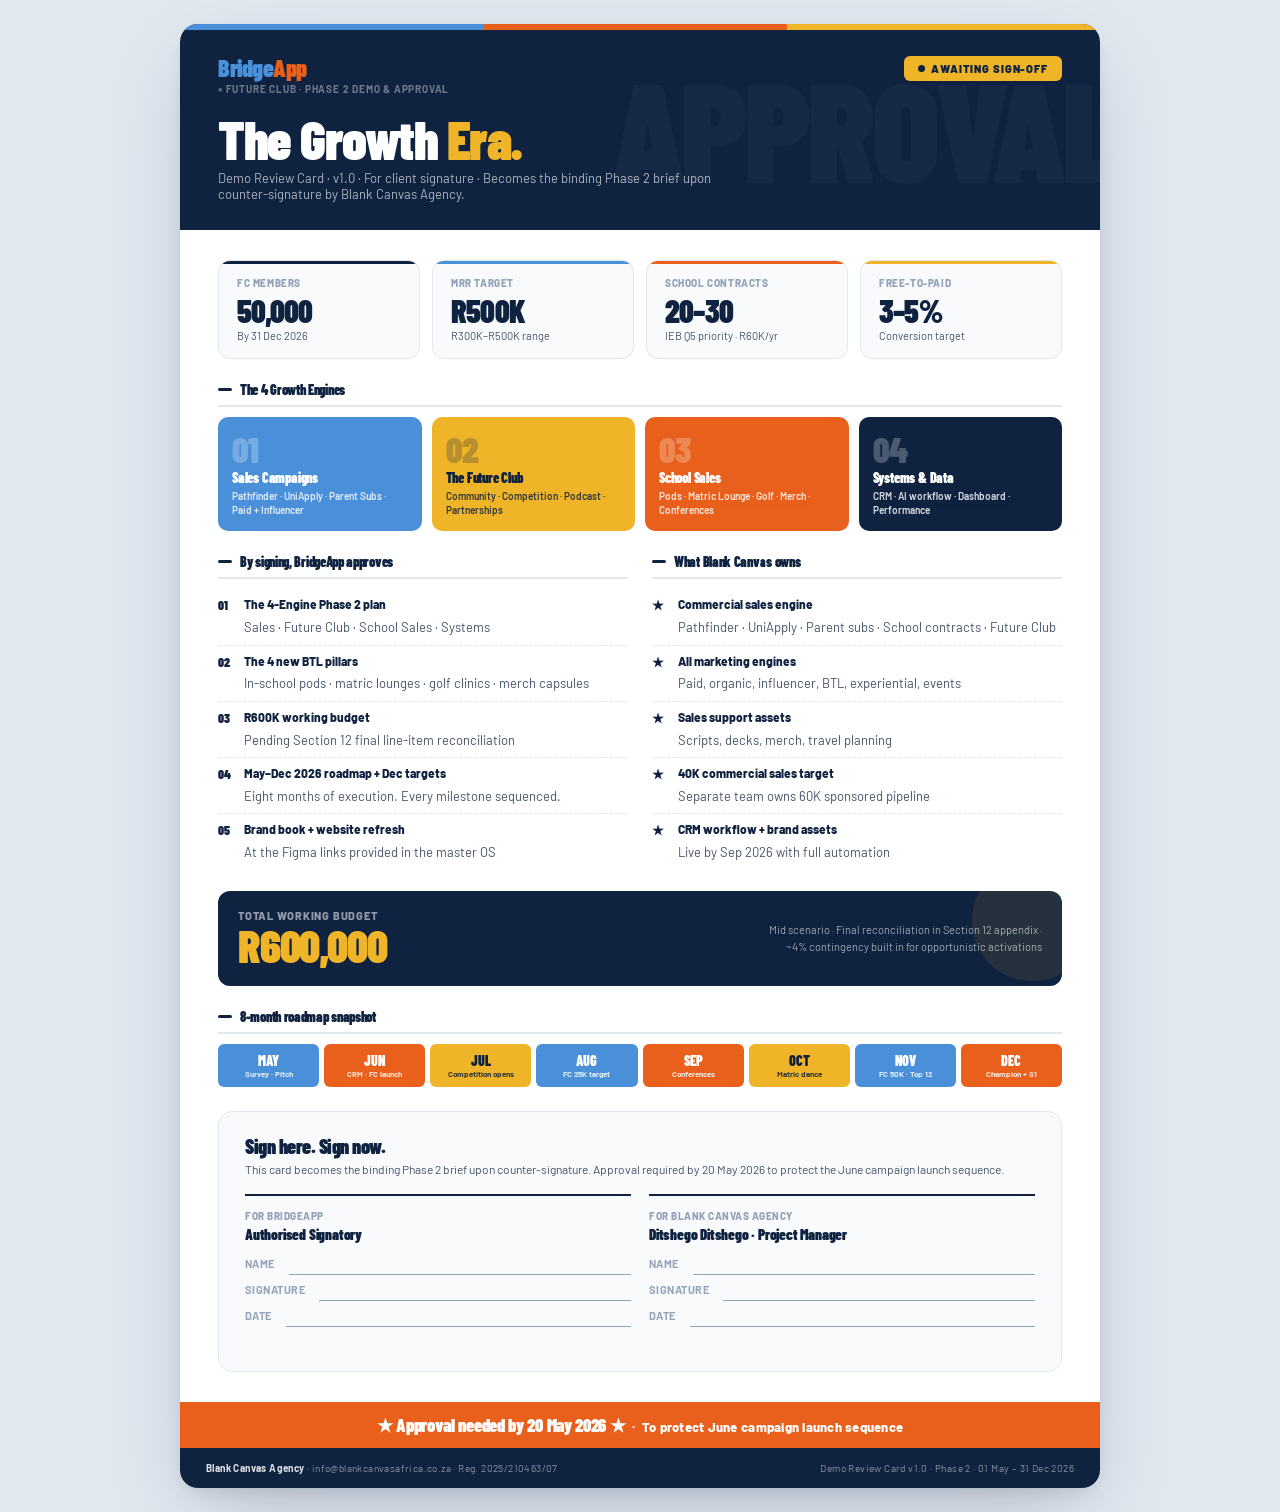
<file: BridgeApp_DemoReviewCard.html>
<!DOCTYPE html>
<html lang="en">
<head>
<meta charset="UTF-8">
<meta name="viewport" content="width=device-width, initial-scale=1.0">
<title>BridgeApp Phase 2 — Demo Review Card | Sign-Off</title>
<link rel="preconnect" href="https://fonts.googleapis.com">
<link href="https://fonts.googleapis.com/css2?family=Barlow:wght@400;500;600;700;800;900&family=Barlow+Condensed:wght@700;800;900&display=swap" rel="stylesheet">
<style>
:root{
  --navy:#0f2340;--navy-mid:#1a3355;--blue:#4a90d9;--orange:#e8601c;--yellow:#f0b429;
  --white:#fff;--off-white:#f8fafc;--border:#e2e8f0;--text-primary:#0f2340;
  --text-secondary:#475569;--text-muted:#94a3b8;--success:#10b981;
}
*{box-sizing:border-box;margin:0;padding:0}
body{font-family:'Barlow',sans-serif;background:#e2e8f0;color:var(--text-primary);min-height:100vh;padding:24px 16px;display:flex;justify-content:center;align-items:flex-start}

/* CARD SHEET — A4-ish review card */
.card{width:100%;max-width:920px;background:var(--white);border-radius:18px;overflow:hidden;box-shadow:0 30px 80px -20px rgba(15,35,64,.25),0 8px 20px -8px rgba(15,35,64,.15);position:relative}

/* TOP BANNER */
.banner{background:var(--navy);padding:32px 38px 28px;color:var(--white);position:relative;overflow:hidden}
.banner::before{content:'';position:absolute;top:0;left:0;right:0;height:6px;background:linear-gradient(90deg,var(--blue) 0%,var(--blue) 33%,var(--orange) 33%,var(--orange) 66%,var(--yellow) 66%,var(--yellow) 100%)}
.banner::after{content:'APPROVAL';position:absolute;right:-20px;top:50%;transform:translateY(-50%);font-family:'Barlow Condensed',sans-serif;font-size:140px;font-weight:900;color:rgba(255,255,255,.03);letter-spacing:-4px;line-height:1;pointer-events:none}
.banner-row{display:flex;justify-content:space-between;align-items:flex-start;margin-bottom:18px;position:relative;z-index:1}
.banner-logo{font-family:'Barlow Condensed',sans-serif;font-size:24px;font-weight:900;letter-spacing:-.5px;line-height:1}
.banner-logo span:nth-child(1){color:var(--blue)}
.banner-logo span:nth-child(2){color:var(--orange)}
.banner-tag{font-size:10px;color:rgba(255,255,255,.4);letter-spacing:.08em;font-weight:700;text-transform:uppercase;margin-top:3px}
.banner-stamp{background:var(--yellow);color:var(--navy);padding:6px 14px;border-radius:6px;font-size:11px;font-weight:900;letter-spacing:.08em;text-transform:uppercase;display:flex;align-items:center;gap:6px}
.banner-stamp::before{content:'';width:7px;height:7px;border-radius:50%;background:var(--navy);animation:pulse 2s infinite}
@keyframes pulse{0%,100%{opacity:1}50%{opacity:.5}}
.banner-title{font-family:'Barlow Condensed',sans-serif;font-size:54px;font-weight:900;letter-spacing:-1.5px;line-height:.95;margin-bottom:6px;position:relative;z-index:1}
.banner-title span{color:var(--yellow)}
.banner-sub{font-size:13px;color:rgba(255,255,255,.65);max-width:520px;position:relative;z-index:1}

/* BODY */
.body{padding:30px 38px}
.row{display:grid;grid-template-columns:repeat(2,1fr);gap:24px;margin-bottom:22px}
.row.three{grid-template-columns:repeat(3,1fr);gap:14px}
.row.four{grid-template-columns:repeat(4,1fr);gap:12px}

/* KPI BLOCKS */
.kpi{background:var(--off-white);border:1px solid var(--border);border-radius:12px;padding:16px 18px;position:relative;overflow:hidden}
.kpi-bar{position:absolute;top:0;left:0;width:100%;height:3px}
.kpi.b .kpi-bar{background:var(--blue)}
.kpi.o .kpi-bar{background:var(--orange)}
.kpi.y .kpi-bar{background:var(--yellow)}
.kpi.n .kpi-bar{background:var(--navy)}
.kpi-label{font-size:10px;font-weight:800;color:var(--text-muted);text-transform:uppercase;letter-spacing:.06em;margin-bottom:5px}
.kpi-value{font-family:'Barlow Condensed',sans-serif;font-size:32px;font-weight:900;color:var(--navy);letter-spacing:-.8px;line-height:1}
.kpi-sub{font-size:11px;color:var(--text-secondary);margin-top:3px}

/* SCOPE BLOCK */
.scope-h{font-family:'Barlow Condensed',sans-serif;font-size:14px;font-weight:900;color:var(--navy);letter-spacing:-.3px;margin-bottom:10px;padding-bottom:7px;border-bottom:2px solid var(--border);display:flex;align-items:center;gap:8px}
.scope-h::before{content:'';width:14px;height:3px;background:var(--navy);border-radius:2px}
.scope-list{font-size:13px;color:var(--text-secondary);line-height:1.65}
.scope-list .item{display:flex;gap:8px;padding:6px 0;border-bottom:1px dashed var(--border)}
.scope-list .item:last-child{border-bottom:none}
.scope-list .item .num{font-family:'Barlow Condensed',sans-serif;font-weight:900;color:var(--navy);min-width:18px}
.scope-list .item .txt strong{display:block;color:var(--navy);font-weight:800;margin-bottom:2px;font-size:12px}

/* ENGINES STRIP */
.engines{display:grid;grid-template-columns:repeat(4,1fr);gap:10px;margin-bottom:22px}
.eng{padding:14px 14px;border-radius:10px;color:var(--white);position:relative;overflow:hidden}
.eng.e1{background:var(--blue)}
.eng.e2{background:var(--yellow);color:var(--navy)}
.eng.e3{background:var(--orange)}
.eng.e4{background:var(--navy)}
.eng-num{font-family:'Barlow Condensed',sans-serif;font-size:36px;font-weight:900;opacity:.25;line-height:1;letter-spacing:-1px}
.eng-name{font-family:'Barlow Condensed',sans-serif;font-size:14px;font-weight:900;letter-spacing:-.2px;margin-top:2px;margin-bottom:3px}
.eng-desc{font-size:10px;opacity:.85;line-height:1.4;font-weight:600}

/* BUDGET BLOCK */
.budget-block{background:var(--navy);border-radius:12px;padding:18px 20px;color:var(--white);margin-bottom:22px;position:relative;overflow:hidden}
.budget-block::before{content:'';position:absolute;right:-30px;top:-30px;width:120px;height:120px;background:var(--yellow);opacity:.1;border-radius:50%}
.budget-row{display:flex;justify-content:space-between;align-items:center;position:relative;z-index:1}
.budget-label{font-size:11px;color:rgba(255,255,255,.55);text-transform:uppercase;letter-spacing:.07em;font-weight:800}
.budget-val{font-family:'Barlow Condensed',sans-serif;font-size:46px;font-weight:900;color:var(--yellow);letter-spacing:-1.2px;line-height:1}
.budget-note{font-size:11px;color:rgba(255,255,255,.6);max-width:280px;text-align:right;line-height:1.5}

/* APPROVAL BLOCK */
.approve{background:var(--off-white);border:1px solid var(--border);border-radius:14px;padding:22px 26px}
.approve-head{font-family:'Barlow Condensed',sans-serif;font-size:20px;font-weight:900;color:var(--navy);letter-spacing:-.5px;margin-bottom:4px}
.approve-sub{font-size:12px;color:var(--text-secondary);margin-bottom:14px}
.approve-grid{display:grid;grid-template-columns:1fr 1fr;gap:18px;margin-top:18px}
.sig{padding:14px 0;border-top:2px solid var(--navy)}
.sig-label{font-size:10px;font-weight:800;color:var(--text-muted);text-transform:uppercase;letter-spacing:.05em;margin-bottom:3px}
.sig-name{font-family:'Barlow Condensed',sans-serif;font-size:15px;font-weight:900;color:var(--navy);margin-bottom:14px;letter-spacing:-.2px}
.sig-line{display:flex;justify-content:space-between;gap:14px;margin-bottom:8px;font-size:11px}
.sig-line .lbl{color:var(--text-muted);font-weight:700;letter-spacing:.04em;text-transform:uppercase;flex-shrink:0}
.sig-line .ln{flex:1;border-bottom:1px solid var(--text-muted);min-height:18px}

/* DEADLINE BANNER */
.deadline{background:var(--orange);color:var(--white);padding:12px 26px;text-align:center;font-size:13px;font-weight:800;letter-spacing:.02em}
.deadline strong{font-family:'Barlow Condensed',sans-serif;font-size:18px;font-weight:900;letter-spacing:-.3px}

/* FOOTER */
.foot{background:var(--navy);color:rgba(255,255,255,.5);padding:14px 26px;font-size:10px;display:flex;justify-content:space-between;align-items:center;flex-wrap:wrap;gap:8px;letter-spacing:.04em}
.foot strong{color:rgba(255,255,255,.85)}

@media print{
  body{background:#fff;padding:0}
  .card{box-shadow:none;border-radius:0;max-width:none}
}
@media(max-width:720px){
  .row{grid-template-columns:1fr}
  .row.three,.row.four{grid-template-columns:repeat(2,1fr)}
  .engines{grid-template-columns:repeat(2,1fr)}
  .banner{padding:24px 22px}
  .banner-title{font-size:38px}
  .body{padding:22px}
  .approve-grid{grid-template-columns:1fr}
}
</style>
</head>
<body>
<div class="card">

<!-- TOP BANNER -->
<div class="banner">
<div class="banner-row">
<div>
<div class="banner-logo"><span>Bridge</span><span>App</span></div>
<div class="banner-tag">× Future Club · Phase 2 Demo &amp; Approval</div>
</div>
<div class="banner-stamp">Awaiting Sign-off</div>
</div>
<div class="banner-title">The Growth <span>Era.</span></div>
<div class="banner-sub">Demo Review Card · v1.0 · For client signature · Becomes the binding Phase 2 brief upon counter-signature by Blank Canvas Agency.</div>
</div>

<div class="body">

<!-- HEADLINE TARGETS -->
<div class="row four">
<div class="kpi n"><div class="kpi-bar"></div><div class="kpi-label">FC Members</div><div class="kpi-value">50,000</div><div class="kpi-sub">By 31 Dec 2026</div></div>
<div class="kpi b"><div class="kpi-bar"></div><div class="kpi-label">MRR Target</div><div class="kpi-value">R500K</div><div class="kpi-sub">R300K–R500K range</div></div>
<div class="kpi o"><div class="kpi-bar"></div><div class="kpi-label">School Contracts</div><div class="kpi-value">20–30</div><div class="kpi-sub">IEB Q5 priority · R60K/yr</div></div>
<div class="kpi y"><div class="kpi-bar"></div><div class="kpi-label">Free-to-Paid</div><div class="kpi-value">3–5%</div><div class="kpi-sub">Conversion target</div></div>
</div>

<!-- 4 ENGINES -->
<div class="scope-h">The 4 Growth Engines</div>
<div class="engines">
<div class="eng e1"><div class="eng-num">01</div><div class="eng-name">Sales Campaigns</div><div class="eng-desc">Pathfinder · UniApply · Parent Subs · Paid + Influencer</div></div>
<div class="eng e2"><div class="eng-num">02</div><div class="eng-name">The Future Club</div><div class="eng-desc">Community · Competition · Podcast · Partnerships</div></div>
<div class="eng e3"><div class="eng-num">03</div><div class="eng-name">School Sales</div><div class="eng-desc">Pods · Matric Lounge · Golf · Merch · Conferences</div></div>
<div class="eng e4"><div class="eng-num">04</div><div class="eng-name">Systems &amp; Data</div><div class="eng-desc">CRM · AI workflow · Dashboard · Performance</div></div>
</div>

<!-- WHAT'S APPROVED -->
<div class="row">
<div>
<div class="scope-h">By signing, BridgeApp approves</div>
<div class="scope-list">
<div class="item"><span class="num">01</span><span class="txt"><strong>The 4-Engine Phase 2 plan</strong>Sales · Future Club · School Sales · Systems</span></div>
<div class="item"><span class="num">02</span><span class="txt"><strong>The 4 new BTL pillars</strong>In-school pods · matric lounges · golf clinics · merch capsules</strong></span></div>
<div class="item"><span class="num">03</span><span class="txt"><strong>R600K working budget</strong>Pending Section 12 final line-item reconciliation</span></div>
<div class="item"><span class="num">04</span><span class="txt"><strong>May–Dec 2026 roadmap + Dec targets</strong>Eight months of execution. Every milestone sequenced.</span></div>
<div class="item"><span class="num">05</span><span class="txt"><strong>Brand book + website refresh</strong>At the Figma links provided in the master OS</span></div>
</div>
</div>
<div>
<div class="scope-h">What Blank Canvas owns</div>
<div class="scope-list">
<div class="item"><span class="num">★</span><span class="txt"><strong>Commercial sales engine</strong>Pathfinder · UniApply · Parent subs · School contracts · Future Club</span></div>
<div class="item"><span class="num">★</span><span class="txt"><strong>All marketing engines</strong>Paid, organic, influencer, BTL, experiential, events</span></div>
<div class="item"><span class="num">★</span><span class="txt"><strong>Sales support assets</strong>Scripts, decks, merch, travel planning</span></div>
<div class="item"><span class="num">★</span><span class="txt"><strong>40K commercial sales target</strong>Separate team owns 60K sponsored pipeline</span></div>
<div class="item"><span class="num">★</span><span class="txt"><strong>CRM workflow + brand assets</strong>Live by Sep 2026 with full automation</span></div>
</div>
</div>
</div>

<!-- BUDGET BLOCK -->
<div class="budget-block">
<div class="budget-row">
<div>
<div class="budget-label">Total working budget</div>
<div class="budget-val">R600,000</div>
</div>
<div class="budget-note">
Mid scenario · Final reconciliation in Section 12 appendix · ~4% contingency built in for opportunistic activations
</div>
</div>
</div>

<!-- ROADMAP STRIP -->
<div class="scope-h">8-month roadmap snapshot</div>
<div class="row" style="grid-template-columns:repeat(8,1fr);gap:5px;margin-bottom:24px">
<div style="background:var(--blue);color:#fff;padding:8px 6px;border-radius:6px;text-align:center;font-size:9px"><div style="font-family:'Barlow Condensed',sans-serif;font-size:14px;font-weight:900">MAY</div><div style="font-size:8px;opacity:.85;font-weight:700">Survey · Pitch</div></div>
<div style="background:var(--orange);color:#fff;padding:8px 6px;border-radius:6px;text-align:center"><div style="font-family:'Barlow Condensed',sans-serif;font-size:14px;font-weight:900">JUN</div><div style="font-size:8px;opacity:.85;font-weight:700">CRM · FC launch</div></div>
<div style="background:var(--yellow);color:var(--navy);padding:8px 6px;border-radius:6px;text-align:center"><div style="font-family:'Barlow Condensed',sans-serif;font-size:14px;font-weight:900">JUL</div><div style="font-size:8px;opacity:.85;font-weight:700">Competition opens</div></div>
<div style="background:var(--blue);color:#fff;padding:8px 6px;border-radius:6px;text-align:center"><div style="font-family:'Barlow Condensed',sans-serif;font-size:14px;font-weight:900">AUG</div><div style="font-size:8px;opacity:.85;font-weight:700">FC 25K target</div></div>
<div style="background:var(--orange);color:#fff;padding:8px 6px;border-radius:6px;text-align:center"><div style="font-family:'Barlow Condensed',sans-serif;font-size:14px;font-weight:900">SEP</div><div style="font-size:8px;opacity:.85;font-weight:700">Conferences</div></div>
<div style="background:var(--yellow);color:var(--navy);padding:8px 6px;border-radius:6px;text-align:center"><div style="font-family:'Barlow Condensed',sans-serif;font-size:14px;font-weight:900">OCT</div><div style="font-size:8px;opacity:.85;font-weight:700">Matric dance</div></div>
<div style="background:var(--blue);color:#fff;padding:8px 6px;border-radius:6px;text-align:center"><div style="font-family:'Barlow Condensed',sans-serif;font-size:14px;font-weight:900">NOV</div><div style="font-size:8px;opacity:.85;font-weight:700">FC 50K · Top 12</div></div>
<div style="background:var(--orange);color:#fff;padding:8px 6px;border-radius:6px;text-align:center"><div style="font-family:'Barlow Condensed',sans-serif;font-size:14px;font-weight:900">DEC</div><div style="font-size:8px;opacity:.85;font-weight:700">Champion + S1</div></div>
</div>

<!-- APPROVAL BLOCK -->
<div class="approve">
<div class="approve-head">Sign here. Sign now.</div>
<div class="approve-sub">This card becomes the binding Phase 2 brief upon counter-signature. Approval required by 20 May 2026 to protect the June campaign launch sequence.</div>
<div class="approve-grid">
<div class="sig">
<div class="sig-label">For BridgeApp</div>
<div class="sig-name">Authorised Signatory</div>
<div class="sig-line"><span class="lbl">Name</span><span class="ln"></span></div>
<div class="sig-line"><span class="lbl">Signature</span><span class="ln"></span></div>
<div class="sig-line"><span class="lbl">Date</span><span class="ln"></span></div>
</div>
<div class="sig">
<div class="sig-label">For Blank Canvas Agency</div>
<div class="sig-name">Ditshego Ditshego · Project Manager</div>
<div class="sig-line"><span class="lbl">Name</span><span class="ln"></span></div>
<div class="sig-line"><span class="lbl">Signature</span><span class="ln"></span></div>
<div class="sig-line"><span class="lbl">Date</span><span class="ln"></span></div>
</div>
</div>
</div>

</div>

<!-- DEADLINE BANNER -->
<div class="deadline">
<strong>★ Approval needed by 20 May 2026 ★</strong> &nbsp;·&nbsp; To protect June campaign launch sequence
</div>

<!-- FOOTER -->
<div class="foot">
<div><strong>Blank Canvas Agency</strong> · info@blankcanvasafrica.co.za · Reg. 2025/210463/07</div>
<div>Demo Review Card v1.0 · Phase 2 · 01 May – 31 Dec 2026</div>
</div>

</div>
</body>
</html>
</file>
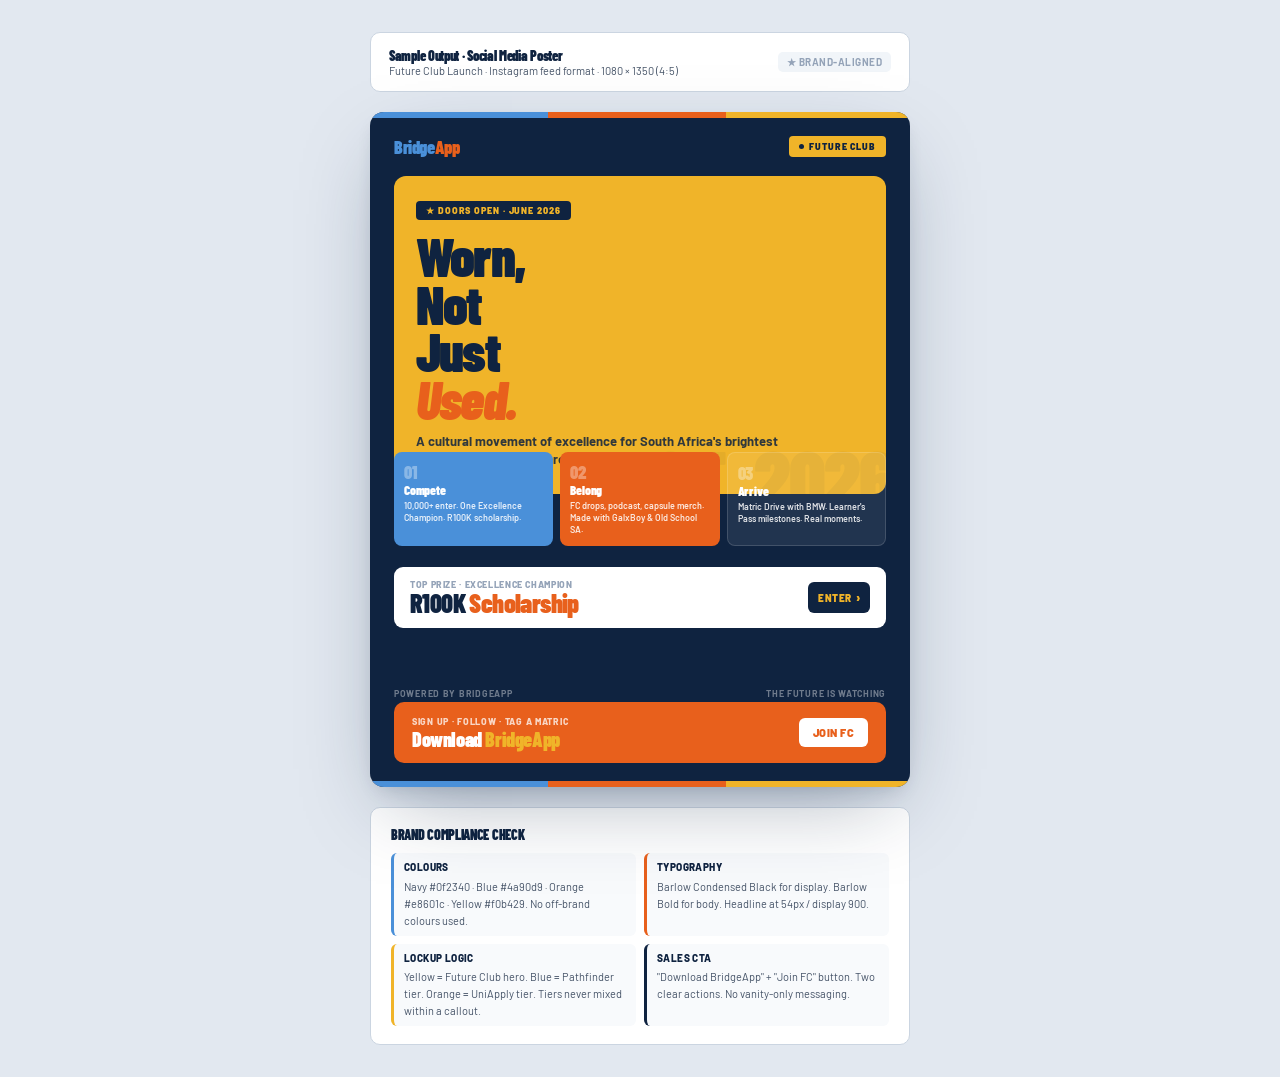
<file: BridgeApp_FCLaunch_SocialPoster.html>
<!DOCTYPE html>
<html lang="en">
<head>
<meta charset="UTF-8">
<meta name="viewport" content="width=device-width, initial-scale=1.0">
<title>Future Club Launch · Social Poster | BridgeApp</title>
<link rel="preconnect" href="https://fonts.googleapis.com">
<link href="https://fonts.googleapis.com/css2?family=Barlow:wght@400;500;600;700;800;900&family=Barlow+Condensed:wght@700;800;900&display=swap" rel="stylesheet">
<style>
:root{
  --navy:#0f2340;--blue:#4a90d9;--orange:#e8601c;--yellow:#f0b429;--white:#fff;
}
*{box-sizing:border-box;margin:0;padding:0}
body{font-family:'Barlow',sans-serif;background:#e2e8f0;min-height:100vh;padding:32px 16px;display:flex;flex-direction:column;align-items:center;gap:20px}

/* LABEL */
.label{max-width:540px;width:100%;background:var(--white);border-radius:10px;padding:14px 18px;display:flex;justify-content:space-between;align-items:center;flex-wrap:wrap;gap:8px;border:1px solid #cbd5e1}
.label-info{font-size:11px;color:#475569}
.label-info strong{color:var(--navy);font-family:'Barlow Condensed',sans-serif;font-size:14px;font-weight:900;letter-spacing:-.3px;display:block}
.label-meta{font-size:10px;color:#94a3b8;font-weight:700;text-transform:uppercase;letter-spacing:.05em;padding:4px 9px;background:#f1f5f9;border-radius:5px}

/* POSTER — Instagram portrait 1080×1350 (4:5) */
.poster{width:540px;height:675px;background:var(--navy);border-radius:14px;overflow:hidden;position:relative;box-shadow:0 30px 80px -20px rgba(15,35,64,.35),0 8px 20px -8px rgba(15,35,64,.2)}

/* Stripe accent */
.poster::before{content:'';position:absolute;top:0;left:0;right:0;height:6px;background:linear-gradient(90deg,var(--blue) 0%,var(--blue) 33%,var(--orange) 33%,var(--orange) 66%,var(--yellow) 66%,var(--yellow) 100%);z-index:5}

/* Top mark */
.top-mark{position:absolute;top:24px;left:24px;right:24px;display:flex;justify-content:space-between;align-items:center;z-index:4}
.brand-mark{font-family:'Barlow Condensed',sans-serif;font-size:18px;font-weight:900;letter-spacing:-.4px;color:var(--white);line-height:1}
.brand-mark span:nth-child(1){color:var(--blue)}
.brand-mark span:nth-child(2){color:var(--orange)}
.club-stamp{background:var(--yellow);color:var(--navy);padding:5px 10px;border-radius:4px;font-size:9px;font-weight:900;letter-spacing:.1em;text-transform:uppercase;display:flex;align-items:center;gap:5px}
.club-stamp::before{content:'';width:5px;height:5px;border-radius:50%;background:var(--navy)}

/* Big yellow card */
.yellow-card{position:absolute;top:64px;left:24px;right:24px;background:var(--yellow);border-radius:12px;padding:22px 22px 26px;color:var(--navy);overflow:hidden;z-index:3}
.yellow-card::after{content:'EST. 2026';position:absolute;right:-8px;bottom:-22px;font-family:'Barlow Condensed',sans-serif;font-size:80px;font-weight:900;color:rgba(15,35,64,.05);letter-spacing:-2px;line-height:1;pointer-events:none}
.kicker{display:inline-block;background:var(--navy);color:var(--yellow);padding:4px 10px;border-radius:4px;font-size:9px;font-weight:900;letter-spacing:.1em;text-transform:uppercase;margin-bottom:12px}
.headline{font-family:'Barlow Condensed',sans-serif;font-size:54px;font-weight:900;line-height:.88;letter-spacing:-1.8px;margin-bottom:10px}
.headline .em{display:block;color:var(--orange);font-style:italic}
.subline{font-size:13px;font-weight:700;color:var(--navy);max-width:88%;line-height:1.4;opacity:.85;margin-top:8px;position:relative;z-index:1}

/* Mid pillars block */
.pillars{position:absolute;top:340px;left:24px;right:24px;display:grid;grid-template-columns:repeat(3,1fr);gap:7px;z-index:3}
.pillar{padding:11px 10px;border-radius:8px;color:var(--white);position:relative;overflow:hidden}
.pillar.p1{background:var(--blue)}
.pillar.p2{background:var(--orange)}
.pillar.p3{background:rgba(255,255,255,.08);border:1px solid rgba(255,255,255,.15);color:var(--white)}
.pillar-num{font-family:'Barlow Condensed',sans-serif;font-size:18px;font-weight:900;opacity:.35;line-height:1;letter-spacing:-.3px;margin-bottom:2px}
.pillar-name{font-family:'Barlow Condensed',sans-serif;font-size:13px;font-weight:900;letter-spacing:-.2px;line-height:1.1;margin-bottom:3px}
.pillar-desc{font-size:9px;line-height:1.3;opacity:.85;font-weight:600}

/* Prize callout */
.prize-line{position:absolute;top:455px;left:24px;right:24px;background:var(--white);border-radius:9px;padding:12px 16px;display:flex;justify-content:space-between;align-items:center;z-index:3}
.prize-line-lbl{font-size:9px;font-weight:800;color:#94a3b8;text-transform:uppercase;letter-spacing:.07em}
.prize-line-val{font-family:'Barlow Condensed',sans-serif;font-size:26px;font-weight:900;letter-spacing:-.6px;color:var(--navy);line-height:1}
.prize-line-val span{color:var(--orange)}
.prize-arrow{background:var(--navy);color:var(--yellow);padding:7px 10px;border-radius:6px;font-size:10px;font-weight:900;letter-spacing:.05em;text-transform:uppercase;display:flex;align-items:center;gap:4px}
.prize-arrow::after{content:'›';font-size:14px}

/* CTA block */
.cta{position:absolute;bottom:24px;left:24px;right:24px;background:var(--orange);border-radius:10px;padding:14px 18px;color:var(--white);display:flex;justify-content:space-between;align-items:center;z-index:3}
.cta-row{display:flex;flex-direction:column;gap:2px}
.cta-lbl{font-size:9px;font-weight:800;opacity:.75;text-transform:uppercase;letter-spacing:.08em}
.cta-line{font-family:'Barlow Condensed',sans-serif;font-size:20px;font-weight:900;letter-spacing:-.4px;line-height:1}
.cta-line .at{color:var(--yellow)}
.cta-btn{background:var(--white);color:var(--orange);padding:8px 14px;border-radius:6px;font-size:11px;font-weight:900;letter-spacing:.04em;text-transform:uppercase}

/* Footer mark */
.foot-mark{position:absolute;bottom:88px;left:24px;right:24px;display:flex;justify-content:space-between;align-items:center;color:rgba(255,255,255,.4);font-size:9px;font-weight:700;letter-spacing:.08em;text-transform:uppercase;z-index:3}

/* Bottom 3 swatches */
.bottom-swatch{position:absolute;bottom:0;left:0;right:0;height:6px;background:linear-gradient(90deg,var(--blue) 0%,var(--blue) 33%,var(--orange) 33%,var(--orange) 66%,var(--yellow) 66%,var(--yellow) 100%);z-index:5}

/* Brand notes panel */
.notes{max-width:540px;width:100%;background:var(--white);border-radius:10px;padding:18px 20px;border:1px solid #cbd5e1}
.notes h3{font-family:'Barlow Condensed',sans-serif;font-size:14px;font-weight:900;color:var(--navy);letter-spacing:-.3px;margin-bottom:10px;text-transform:uppercase}
.notes-grid{display:grid;grid-template-columns:repeat(2,1fr);gap:8px;font-size:11px;color:#475569;line-height:1.55}
.notes-grid div{padding:7px 10px;background:#f8fafc;border-radius:6px;border-left:3px solid var(--blue)}
.notes-grid div:nth-child(2){border-left-color:var(--orange)}
.notes-grid div:nth-child(3){border-left-color:var(--yellow)}
.notes-grid div:nth-child(4){border-left-color:var(--navy)}
.notes-grid strong{color:var(--navy);font-weight:800;display:block;font-size:10px;text-transform:uppercase;letter-spacing:.04em;margin-bottom:2px}

@media print{
  body{background:#fff;padding:0}
  .label,.notes{display:none}
  .poster{box-shadow:none;border-radius:0}
}
</style>
</head>
<body>

<!-- LABEL ABOVE POSTER -->
<div class="label">
<div class="label-info">
<strong>Sample Output · Social Media Poster</strong>
Future Club Launch · Instagram feed format · 1080 × 1350 (4:5)
</div>
<div class="label-meta">★ Brand-aligned</div>
</div>

<!-- THE POSTER -->
<div class="poster">

<!-- top accent stripe -->
<div class="top-mark">
<div class="brand-mark"><span>Bridge</span><span>App</span></div>
<div class="club-stamp">Future Club</div>
</div>

<!-- Yellow hero card -->
<div class="yellow-card">
<div class="kicker">★ Doors Open · June 2026</div>
<div class="headline">Worn,<br>Not<br>Just <span class="em">Used.</span></div>
<div class="subline">A cultural movement of excellence for South Africa's brightest matriculants. Built different. Sign-up is free.</div>
</div>

<!-- 3 pillars -->
<div class="pillars">
<div class="pillar p1">
<div class="pillar-num">01</div>
<div class="pillar-name">Compete</div>
<div class="pillar-desc">10,000+ enter. One Excellence Champion. R100K scholarship.</div>
</div>
<div class="pillar p2">
<div class="pillar-num">02</div>
<div class="pillar-name">Belong</div>
<div class="pillar-desc">FC drops, podcast, capsule merch. Made with GalxBoy &amp; Old School SA.</div>
</div>
<div class="pillar p3">
<div class="pillar-num">03</div>
<div class="pillar-name">Arrive</div>
<div class="pillar-desc">Matric Drive with BMW. Learner's Pass milestones. Real moments.</div>
</div>
</div>

<!-- Prize line -->
<div class="prize-line">
<div>
<div class="prize-line-lbl">Top prize · Excellence Champion</div>
<div class="prize-line-val">R100K <span>Scholarship</span></div>
</div>
<div class="prize-arrow">Enter</div>
</div>

<!-- footer mark before CTA -->
<div class="foot-mark">
<div>Powered by BridgeApp</div>
<div>The Future Is Watching</div>
</div>

<!-- CTA bottom -->
<div class="cta">
<div class="cta-row">
<div class="cta-lbl">Sign up · Follow · Tag a matric</div>
<div class="cta-line">Download <span class="at">BridgeApp</span></div>
</div>
<div class="cta-btn">Join FC</div>
</div>

<div class="bottom-swatch"></div>
</div>

<!-- BRAND NOTES -->
<div class="notes">
<h3>Brand compliance check</h3>
<div class="notes-grid">
<div><strong>Colours</strong>Navy #0f2340 · Blue #4a90d9 · Orange #e8601c · Yellow #f0b429. No off-brand colours used.</div>
<div><strong>Typography</strong>Barlow Condensed Black for display. Barlow Bold for body. Headline at 54px / display 900.</div>
<div><strong>Lockup logic</strong>Yellow = Future Club hero. Blue = Pathfinder tier. Orange = UniApply tier. Tiers never mixed within a callout.</div>
<div><strong>Sales CTA</strong>"Download BridgeApp" + "Join FC" button. Two clear actions. No vanity-only messaging.</div>
</div>
</div>

</body>
</html>
</file>
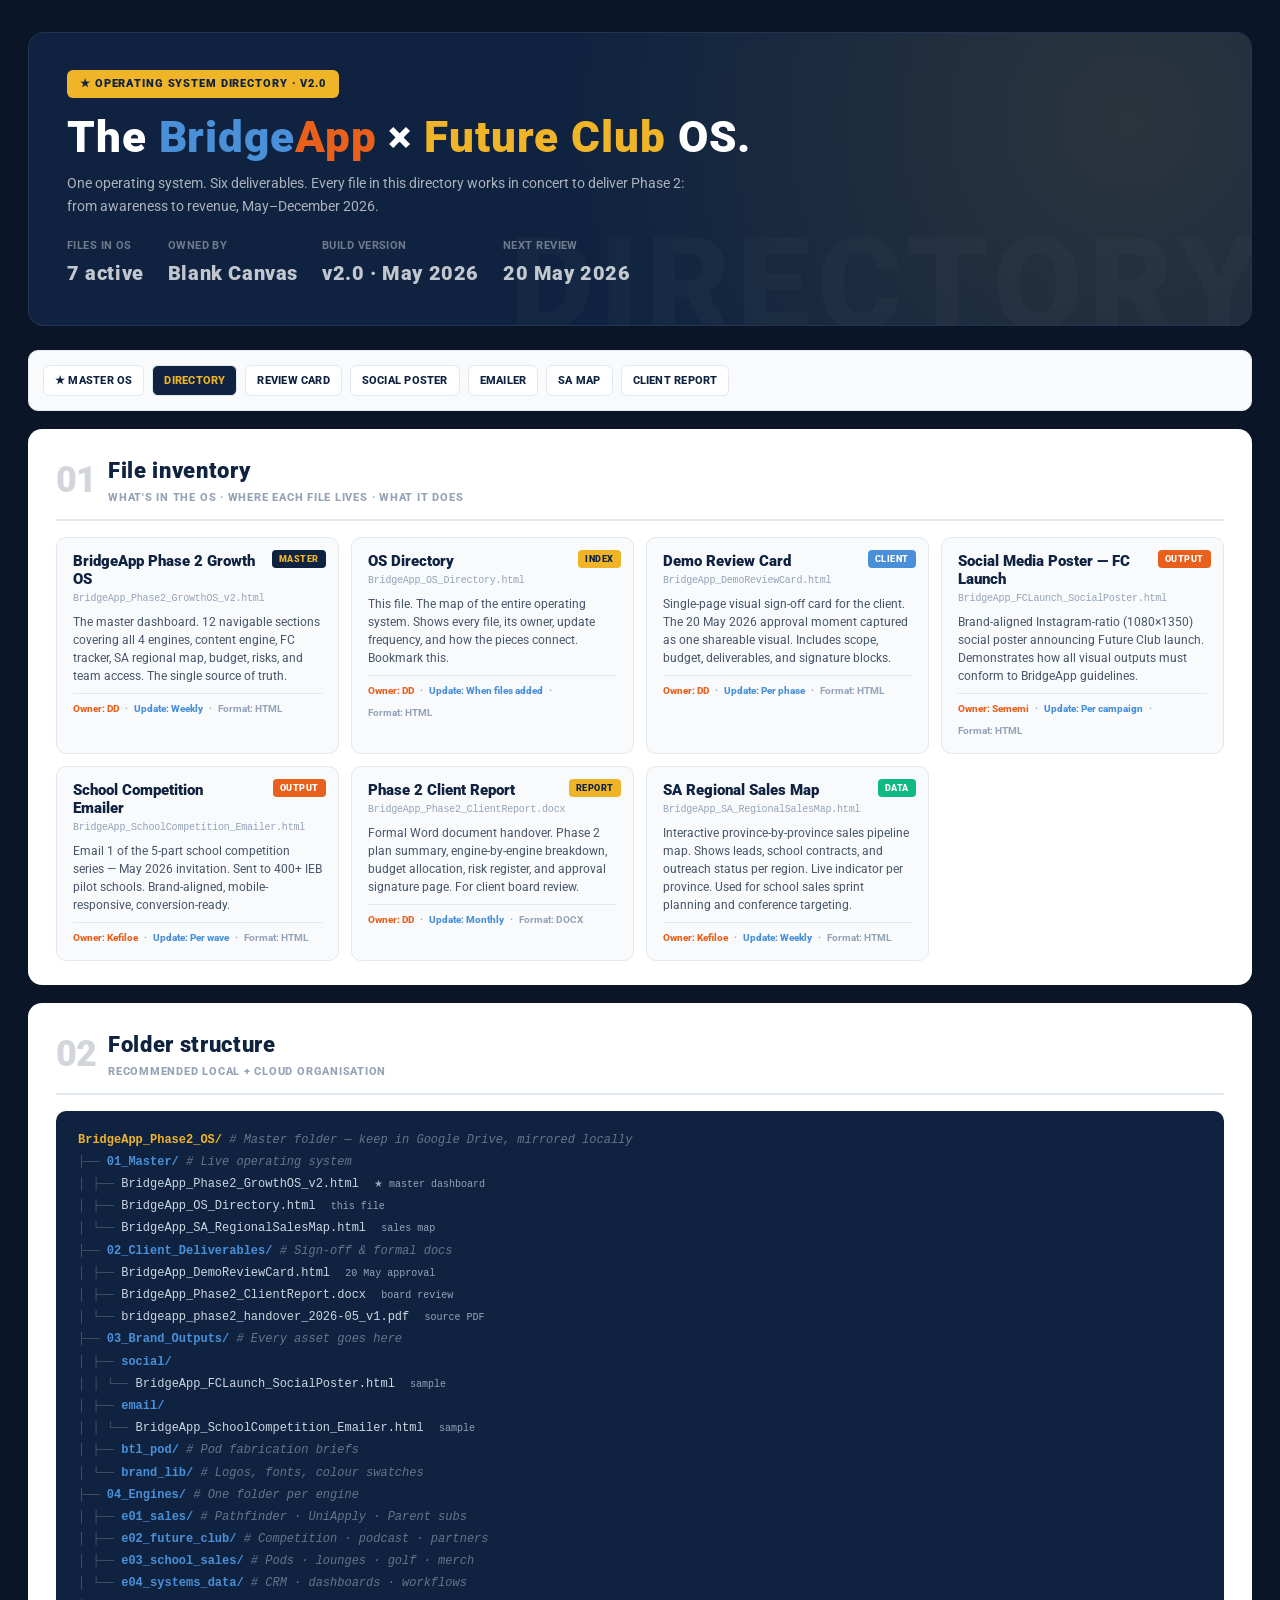
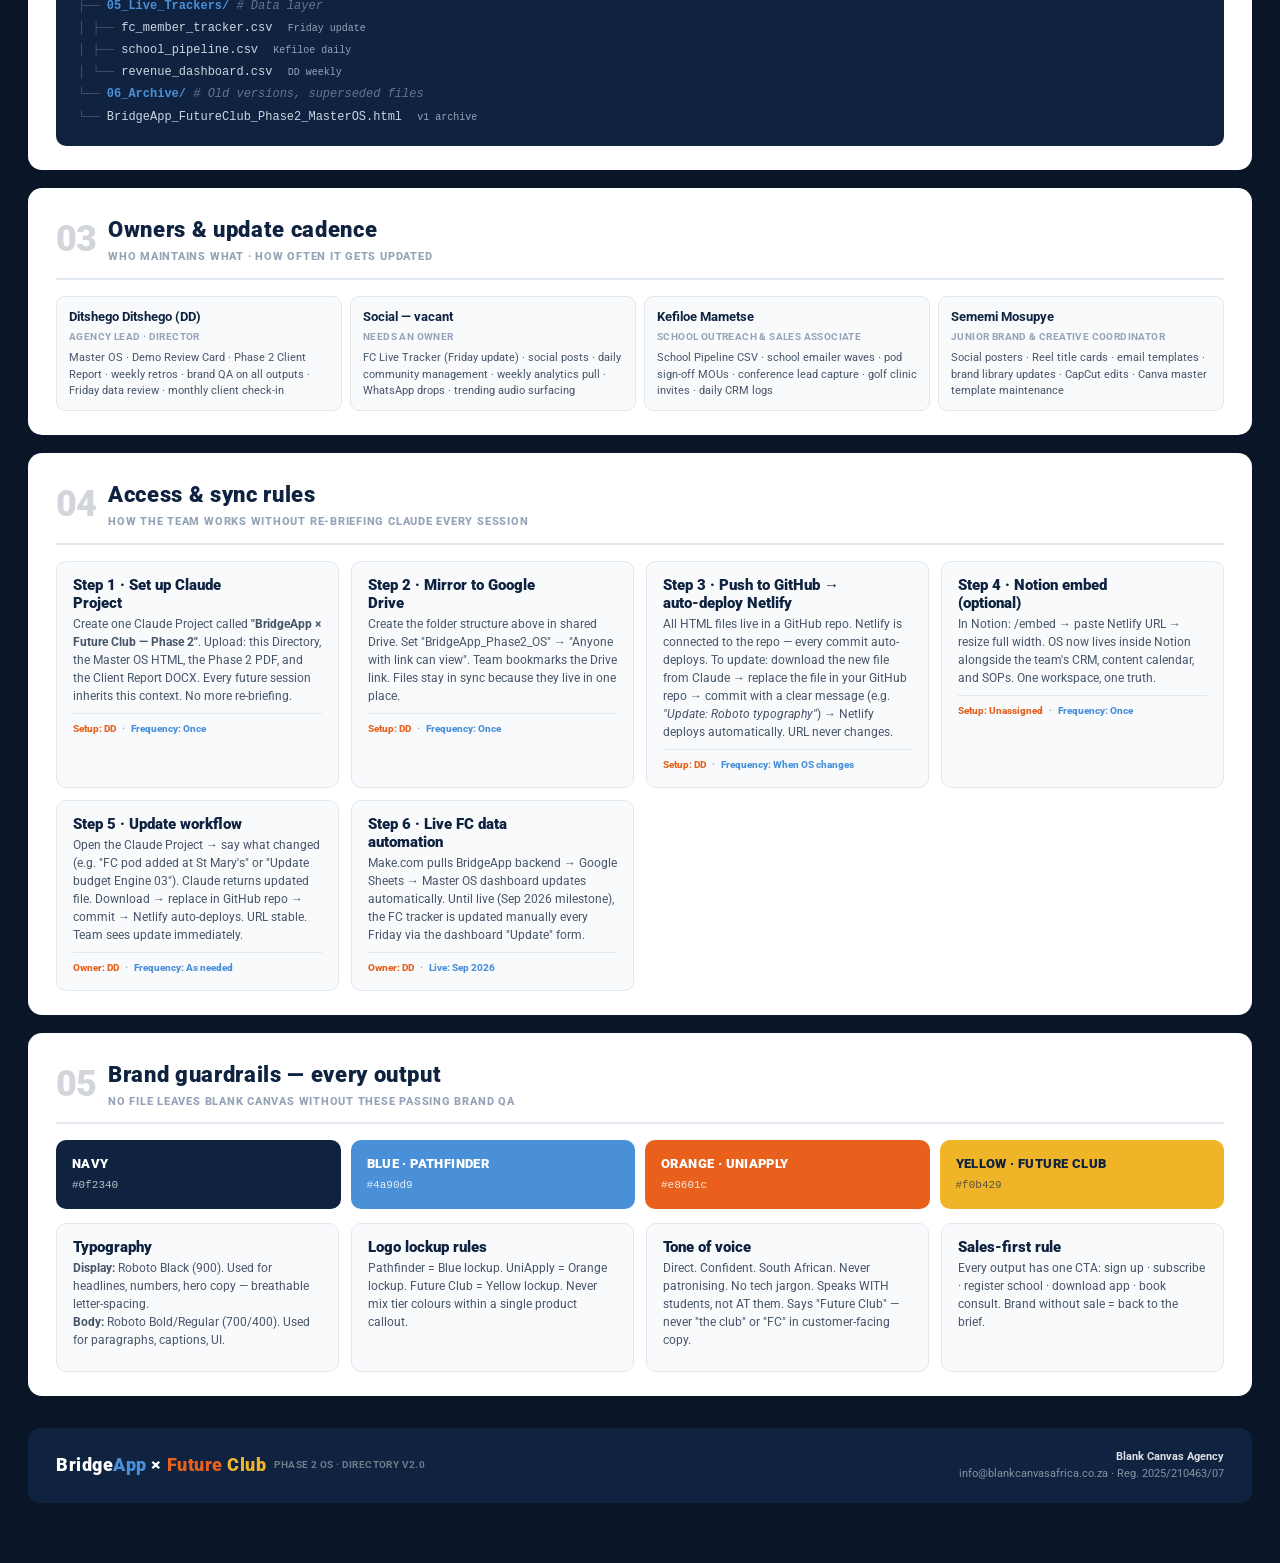
<file: BridgeApp_OS_Directory (3).html>
<!DOCTYPE html>
<html lang="en">
<head>
<meta charset="UTF-8">
<meta name="viewport" content="width=device-width, initial-scale=1.0">
<title>BridgeApp OS — Directory | Blank Canvas Agency</title>
<link rel="preconnect" href="https://fonts.googleapis.com">
<link href="https://fonts.googleapis.com/css2?family=Roboto:wght@400;500;700;900&display=swap" rel="stylesheet">
<style>
:root{
  --navy:#0f2340;--navy-mid:#1a3355;--blue:#4a90d9;--blue-light:#dbeafe;
  --orange:#e8601c;--orange-light:#fff0e8;--yellow:#f0b429;--yellow-light:#fef9c3;
  --white:#fff;--off-white:#f8fafc;--border:#e2e8f0;--text-primary:#0f2340;
  --text-secondary:#475569;--text-muted:#94a3b8;--success:#10b981;
}
*{box-sizing:border-box;margin:0;padding:0}
body{font-family:'Roboto',sans-serif;background:#0a1628;color:var(--text-primary);min-height:100vh;line-height:1.6}
.container{max-width:1280px;margin:0 auto;padding:32px 28px 60px}

/* HERO */
.hero{background:var(--navy);border-radius:16px;padding:36px 38px;color:var(--white);position:relative;overflow:hidden;margin-bottom:24px;border:1px solid rgba(255,255,255,.08)}
.hero::before{content:'';position:absolute;inset:0;background:radial-gradient(circle at 90% 30%,rgba(240,180,41,.12),transparent 50%)}
.hero::after{content:'DIRECTORY';position:absolute;right:-15px;bottom:-25px;font-family:'Roboto',sans-serif;font-size:130px;font-weight:900;color:rgba(255,255,255,.025);letter-spacing:0.05em;line-height:1;pointer-events:none}
.hero-inner{position:relative;z-index:1}
.kicker{display:inline-block;background:var(--yellow);color:var(--navy);padding:5px 13px;border-radius:6px;font-size:11px;font-weight:900;letter-spacing:.08em;text-transform:uppercase;margin-bottom:14px}
.hero h1{font-family:'Roboto',sans-serif;font-size:44px;font-weight:900;letter-spacing:0.02em;line-height:1.15;margin-bottom:10px}
.hero h1 span.b{color:var(--blue)}
.hero h1 span.y{color:var(--yellow)}
.hero h1 span.o{color:var(--orange)}
.hero p{font-size:14px;color:rgba(255,255,255,.65);max-width:620px;margin-top:4px}
.hero-meta{display:flex;gap:24px;margin-top:20px;flex-wrap:wrap;font-size:11px;color:rgba(255,255,255,.4);font-weight:700;letter-spacing:.04em;text-transform:uppercase}
.hero-meta span strong{color:rgba(255,255,255,.75);display:block;font-family:'Roboto',sans-serif;font-size:20px;font-weight:900;letter-spacing:0.03em;text-transform:none;margin-top:2px}

/* SECTIONS */
.sect{background:var(--white);border-radius:14px;padding:24px 28px;margin-bottom:18px}
.sect-hdr{display:flex;align-items:center;justify-content:space-between;margin-bottom:16px;padding-bottom:12px;border-bottom:2px solid var(--border)}
.sect-title{display:flex;align-items:center;gap:12px}
.sect-num{font-family:'Roboto',sans-serif;font-size:36px;font-weight:900;color:var(--navy);opacity:.18;line-height:1;letter-spacing:-1px}
.sect-name{font-family:'Roboto',sans-serif;font-size:22px;font-weight:900;color:var(--navy);letter-spacing:0.03em}
.sect-sub{font-size:11px;font-weight:800;color:var(--text-muted);text-transform:uppercase;letter-spacing:.07em;margin-top:1px}

/* FILE GRID */
.file-grid{display:grid;grid-template-columns:repeat(auto-fit,minmax(260px,1fr));gap:12px}
.file{background:var(--off-white);border:1px solid var(--border);border-radius:10px;padding:14px 16px;position:relative;transition:all .15s}
.file:hover{border-color:var(--navy);transform:translateY(-1px)}
.file-tag{position:absolute;top:12px;right:12px;font-size:9px;font-weight:900;padding:2px 7px;border-radius:4px;letter-spacing:.06em;text-transform:uppercase}
.t-master{background:var(--navy);color:var(--yellow)}
.t-output{background:var(--blue);color:var(--white)}
.t-asset{background:var(--orange);color:var(--white)}
.t-doc{background:var(--yellow);color:var(--navy)}
.t-data{background:var(--success);color:var(--white)}
.file-name{font-family:'Roboto',sans-serif;font-size:15px;font-weight:900;color:var(--navy);margin-bottom:3px;padding-right:65px;line-height:1.2}
.file-path{font-size:10px;color:var(--text-muted);font-family:'JetBrains Mono',monospace;margin-bottom:6px;letter-spacing:-.2px;word-break:break-all}
.file-desc{font-size:12px;color:var(--text-secondary);line-height:1.5;margin-bottom:8px}
.file-meta{display:flex;gap:6px;flex-wrap:wrap;font-size:10px;color:var(--text-muted);font-weight:700;padding-top:7px;border-top:1px solid var(--border)}
.file-meta span{display:flex;align-items:center;gap:3px}
.file-meta .owner{color:var(--orange);font-weight:800}
.file-meta .freq{color:var(--blue);font-weight:800}

/* OWNERS LEGEND */
.owners-grid{display:grid;grid-template-columns:repeat(auto-fit,minmax(180px,1fr));gap:8px}
.owner-card{background:var(--off-white);border:1px solid var(--border);border-radius:9px;padding:10px 12px;font-size:12px}
.owner-card strong{display:block;color:var(--navy);font-size:13px;margin-bottom:2px}
.owner-card .ownr-role{font-size:10px;color:var(--text-muted);text-transform:uppercase;letter-spacing:.04em;font-weight:700;margin-bottom:5px}
.owner-card .ownr-files{font-size:11px;color:var(--text-secondary);line-height:1.5}

/* TREE */
.tree{font-family:'JetBrains Mono','Courier New',monospace;font-size:12px;line-height:1.85;color:var(--text-secondary);background:var(--navy);padding:18px 22px;border-radius:10px;color:#cbd5e1}
.tree .root{color:var(--yellow);font-weight:700}
.tree .dir{color:var(--blue);font-weight:600}
.tree .file{background:none;border:none;padding:0;color:#e2e8f0;display:inline;font-weight:600}
.tree .file:hover{transform:none}
.tree .file-tag{position:static;background:none;color:var(--text-muted);font-weight:400;font-size:10px;padding:0;margin-left:8px;text-transform:none;letter-spacing:0}
.tree .ascii{color:#475569;user-select:none}
.tree .cmt{color:#64748b;font-style:italic}

/* QUICK LINKS BAR */
.quick-bar{display:flex;gap:8px;flex-wrap:wrap;padding:14px;background:var(--off-white);border:1px solid var(--border);border-radius:10px;margin-bottom:18px}
.quick-bar a{display:inline-flex;align-items:center;gap:5px;font-size:11px;font-weight:800;color:var(--navy);background:var(--white);padding:6px 11px;border-radius:6px;text-decoration:none;border:1px solid var(--border);transition:all .12s;letter-spacing:.02em;text-transform:uppercase}
.quick-bar a:hover{background:var(--navy);color:var(--white)}
.quick-bar a.active{background:var(--navy);color:var(--yellow)}

/* SIGN-OFF */
.signoff{margin-top:32px;padding:20px 28px;background:var(--navy);border-radius:12px;color:rgba(255,255,255,.5);font-size:11px;display:flex;justify-content:space-between;align-items:center;flex-wrap:wrap;gap:10px}
.signoff strong{color:rgba(255,255,255,.85)}
.brand-block{display:flex;align-items:center;gap:8px}
.brand-block .ba{font-family:'Roboto',sans-serif;font-size:18px;font-weight:900;letter-spacing:0.03em;color:var(--white)}
.brand-block .ba span:nth-child(2){color:var(--blue)}
.brand-block .ba span:nth-child(3){color:var(--orange)}
.brand-block .ba span:nth-child(4){color:var(--yellow)}

@media(max-width:768px){
  .container{padding:18px 14px}
  .hero{padding:24px 22px}
  .hero h1{font-size:34px}
  .sect{padding:18px 20px}
}
</style>
</head>
<body>
<div class="container">

<div class="hero">
<div class="hero-inner">
<div class="kicker">★ Operating System Directory · v2.0</div>
<h1>The <span class="b">Bridge</span><span class="o">App</span> × <span class="y">Future Club</span> OS.</h1>
<p>One operating system. Six deliverables. Every file in this directory works in concert to deliver Phase 2: from awareness to revenue, May–December 2026.</p>
<div class="hero-meta">
<span>FILES IN OS<strong>7 active</strong></span>
<span>OWNED BY<strong>Blank Canvas</strong></span>
<span>BUILD VERSION<strong>v2.0 · May 2026</strong></span>
<span>NEXT REVIEW<strong>20 May 2026</strong></span>
</div>
</div>
</div>

<div class="quick-bar">
<a href="BridgeApp_Phase2_GrowthOS_v2.html">★ Master OS</a>
<a href="BridgeApp_OS_Directory.html" class="active">Directory</a>
<a href="BridgeApp_DemoReviewCard.html">Review Card</a>
<a href="BridgeApp_FCLaunch_SocialPoster.html">Social Poster</a>
<a href="BridgeApp_SchoolCompetition_Emailer.html">Emailer</a>
<a href="BridgeApp_SA_RegionalSalesMap.html">SA Map</a>
<a href="BridgeApp_Phase2_ClientReport.docx">Client Report</a>
</div>

<!-- SECTION 01 — FILE INVENTORY -->
<div class="sect">
<div class="sect-hdr">
<div class="sect-title"><span class="sect-num">01</span><div><div class="sect-name">File inventory</div><div class="sect-sub">What's in the OS · Where each file lives · What it does</div></div></div>
</div>

<div class="file-grid">

<div class="file">
<div class="file-tag t-master">Master</div>
<div class="file-name">BridgeApp Phase 2 Growth OS</div>
<div class="file-path">BridgeApp_Phase2_GrowthOS_v2.html</div>
<div class="file-desc">The master dashboard. 12 navigable sections covering all 4 engines, content engine, FC tracker, SA regional map, budget, risks, and team access. The single source of truth.</div>
<div class="file-meta"><span class="owner">Owner: DD</span> · <span class="freq">Update: Weekly</span> · <span>Format: HTML</span></div>
</div>

<div class="file">
<div class="file-tag t-doc">Index</div>
<div class="file-name">OS Directory</div>
<div class="file-path">BridgeApp_OS_Directory.html</div>
<div class="file-desc">This file. The map of the entire operating system. Shows every file, its owner, update frequency, and how the pieces connect. Bookmark this.</div>
<div class="file-meta"><span class="owner">Owner: DD</span> · <span class="freq">Update: When files added</span> · <span>Format: HTML</span></div>
</div>

<div class="file">
<div class="file-tag t-output">Client</div>
<div class="file-name">Demo Review Card</div>
<div class="file-path">BridgeApp_DemoReviewCard.html</div>
<div class="file-desc">Single-page visual sign-off card for the client. The 20 May 2026 approval moment captured as one shareable visual. Includes scope, budget, deliverables, and signature blocks.</div>
<div class="file-meta"><span class="owner">Owner: DD</span> · <span class="freq">Update: Per phase</span> · <span>Format: HTML</span></div>
</div>

<div class="file">
<div class="file-tag t-asset">Output</div>
<div class="file-name">Social Media Poster — FC Launch</div>
<div class="file-path">BridgeApp_FCLaunch_SocialPoster.html</div>
<div class="file-desc">Brand-aligned Instagram-ratio (1080×1350) social poster announcing Future Club launch. Demonstrates how all visual outputs must conform to BridgeApp guidelines.</div>
<div class="file-meta"><span class="owner">Owner: Sememi</span> · <span class="freq">Update: Per campaign</span> · <span>Format: HTML</span></div>
</div>

<div class="file">
<div class="file-tag t-asset">Output</div>
<div class="file-name">School Competition Emailer</div>
<div class="file-path">BridgeApp_SchoolCompetition_Emailer.html</div>
<div class="file-desc">Email 1 of the 5-part school competition series — May 2026 invitation. Sent to 400+ IEB pilot schools. Brand-aligned, mobile-responsive, conversion-ready.</div>
<div class="file-meta"><span class="owner">Owner: Kefiloe</span> · <span class="freq">Update: Per wave</span> · <span>Format: HTML</span></div>
</div>

<div class="file">
<div class="file-tag t-doc">Report</div>
<div class="file-name">Phase 2 Client Report</div>
<div class="file-path">BridgeApp_Phase2_ClientReport.docx</div>
<div class="file-desc">Formal Word document handover. Phase 2 plan summary, engine-by-engine breakdown, budget allocation, risk register, and approval signature page. For client board review.</div>
<div class="file-meta"><span class="owner">Owner: DD</span> · <span class="freq">Update: Monthly</span> · <span>Format: DOCX</span></div>
</div>

<div class="file">
<div class="file-tag t-data">Data</div>
<div class="file-name">SA Regional Sales Map</div>
<div class="file-path">BridgeApp_SA_RegionalSalesMap.html</div>
<div class="file-desc">Interactive province-by-province sales pipeline map. Shows leads, school contracts, and outreach status per region. Live indicator per province. Used for school sales sprint planning and conference targeting.</div>
<div class="file-meta"><span class="owner">Owner: Kefiloe</span> · <span class="freq">Update: Weekly</span> · <span>Format: HTML</span></div>
</div>

</div>
</div>
<div class="sect">
<div class="sect-hdr">
<div class="sect-title"><span class="sect-num">02</span><div><div class="sect-name">Folder structure</div><div class="sect-sub">Recommended local + cloud organisation</div></div></div>
</div>
<div class="tree">
<span class="root">BridgeApp_Phase2_OS/</span> <span class="cmt"># Master folder — keep in Google Drive, mirrored locally</span><br>
<span class="ascii">├──</span> <span class="dir">01_Master/</span> <span class="cmt"># Live operating system</span><br>
<span class="ascii">│   ├──</span> BridgeApp_Phase2_GrowthOS_v2.html <span class="file-tag">★ master dashboard</span><br>
<span class="ascii">│   ├──</span> BridgeApp_OS_Directory.html <span class="file-tag">this file</span><br>
<span class="ascii">│   └──</span> BridgeApp_SA_RegionalSalesMap.html <span class="file-tag">sales map</span><br>
<span class="ascii">├──</span> <span class="dir">02_Client_Deliverables/</span> <span class="cmt"># Sign-off &amp; formal docs</span><br>
<span class="ascii">│   ├──</span> BridgeApp_DemoReviewCard.html <span class="file-tag">20 May approval</span><br>
<span class="ascii">│   ├──</span> BridgeApp_Phase2_ClientReport.docx <span class="file-tag">board review</span><br>
<span class="ascii">│   └──</span> bridgeapp_phase2_handover_2026-05_v1.pdf <span class="file-tag">source PDF</span><br>
<span class="ascii">├──</span> <span class="dir">03_Brand_Outputs/</span> <span class="cmt"># Every asset goes here</span><br>
<span class="ascii">│   ├──</span> <span class="dir">social/</span><br>
<span class="ascii">│   │   └──</span> BridgeApp_FCLaunch_SocialPoster.html <span class="file-tag">sample</span><br>
<span class="ascii">│   ├──</span> <span class="dir">email/</span><br>
<span class="ascii">│   │   └──</span> BridgeApp_SchoolCompetition_Emailer.html <span class="file-tag">sample</span><br>
<span class="ascii">│   ├──</span> <span class="dir">btl_pod/</span> <span class="cmt"># Pod fabrication briefs</span><br>
<span class="ascii">│   └──</span> <span class="dir">brand_lib/</span> <span class="cmt"># Logos, fonts, colour swatches</span><br>
<span class="ascii">├──</span> <span class="dir">04_Engines/</span> <span class="cmt"># One folder per engine</span><br>
<span class="ascii">│   ├──</span> <span class="dir">e01_sales/</span> <span class="cmt"># Pathfinder · UniApply · Parent subs</span><br>
<span class="ascii">│   ├──</span> <span class="dir">e02_future_club/</span> <span class="cmt"># Competition · podcast · partners</span><br>
<span class="ascii">│   ├──</span> <span class="dir">e03_school_sales/</span> <span class="cmt"># Pods · lounges · golf · merch</span><br>
<span class="ascii">│   └──</span> <span class="dir">e04_systems_data/</span> <span class="cmt"># CRM · dashboards · workflows</span><br>
<span class="ascii">├──</span> <span class="dir">05_Live_Trackers/</span> <span class="cmt"># Data layer</span><br>
<span class="ascii">│   ├──</span> fc_member_tracker.csv <span class="file-tag">Friday update</span><br>
<span class="ascii">│   ├──</span> school_pipeline.csv <span class="file-tag">Kefiloe daily</span><br>
<span class="ascii">│   └──</span> revenue_dashboard.csv <span class="file-tag">DD weekly</span><br>
<span class="ascii">└──</span> <span class="dir">06_Archive/</span> <span class="cmt"># Old versions, superseded files</span><br>
<span class="ascii">    └──</span> BridgeApp_FutureClub_Phase2_MasterOS.html <span class="file-tag">v1 archive</span>
</div>
</div>

<!-- SECTION 03 — OWNERS & UPDATE CADENCE -->
<div class="sect">
<div class="sect-hdr">
<div class="sect-title"><span class="sect-num">03</span><div><div class="sect-name">Owners &amp; update cadence</div><div class="sect-sub">Who maintains what · How often it gets updated</div></div></div>
</div>
<div class="owners-grid">
<div class="owner-card"><strong>Ditshego Ditshego (DD)</strong><div class="ownr-role">Agency Lead · Director</div><div class="ownr-files">Master OS · Demo Review Card · Phase 2 Client Report · weekly retros · brand QA on all outputs · Friday data review · monthly client check-in</div></div>
<div class="owner-card"><strong>Social — vacant</strong><div class="ownr-role">Needs an owner</div><div class="ownr-files">FC Live Tracker (Friday update) · social posts · daily community management · weekly analytics pull · WhatsApp drops · trending audio surfacing</div></div>
<div class="owner-card"><strong>Kefiloe Mametse</strong><div class="ownr-role">School Outreach &amp; Sales Associate</div><div class="ownr-files">School Pipeline CSV · school emailer waves · pod sign-off MOUs · conference lead capture · golf clinic invites · daily CRM logs</div></div>
<div class="owner-card"><strong>Sememi Mosupye</strong><div class="ownr-role">Junior Brand &amp; Creative Coordinator</div><div class="ownr-files">Social posters · Reel title cards · email templates · brand library updates · CapCut edits · Canva master template maintenance</div></div>
</div>
</div>

<!-- SECTION 04 — ACCESS & SYNC -->
<div class="sect">
<div class="sect-hdr">
<div class="sect-title"><span class="sect-num">04</span><div><div class="sect-name">Access &amp; sync rules</div><div class="sect-sub">How the team works without re-briefing Claude every session</div></div></div>
</div>
<div class="file-grid">
<div class="file">
<div class="file-name">Step 1 · Set up Claude Project</div>
<div class="file-desc">Create one Claude Project called <strong>"BridgeApp × Future Club — Phase 2"</strong>. Upload: this Directory, the Master OS HTML, the Phase 2 PDF, and the Client Report DOCX. Every future session inherits this context. No more re-briefing.</div>
<div class="file-meta"><span class="owner">Setup: DD</span> · <span class="freq">Frequency: Once</span></div>
</div>
<div class="file">
<div class="file-name">Step 2 · Mirror to Google Drive</div>
<div class="file-desc">Create the folder structure above in shared Drive. Set "BridgeApp_Phase2_OS" → "Anyone with link can view". Team bookmarks the Drive link. Files stay in sync because they live in one place.</div>
<div class="file-meta"><span class="owner">Setup: DD</span> · <span class="freq">Frequency: Once</span></div>
</div>
<div class="file">
<div class="file-name">Step 3 · Push to GitHub → auto-deploy Netlify</div>
<div class="file-desc">All HTML files live in a GitHub repo. Netlify is connected to the repo — every commit auto-deploys. To update: download the new file from Claude → replace the file in your GitHub repo → commit with a clear message (e.g. <em>"Update: Roboto typography"</em>) → Netlify deploys automatically. URL never changes.</div>
<div class="file-meta"><span class="owner">Setup: DD</span> · <span class="freq">Frequency: When OS changes</span></div>
</div>
<div class="file">
<div class="file-name">Step 4 · Notion embed (optional)</div>
<div class="file-desc">In Notion: /embed → paste Netlify URL → resize full width. OS now lives inside Notion alongside the team's CRM, content calendar, and SOPs. One workspace, one truth.</div>
<div class="file-meta"><span class="owner">Setup: Unassigned</span> · <span class="freq">Frequency: Once</span></div>
</div>
<div class="file">
<div class="file-name">Step 5 · Update workflow</div>
<div class="file-desc">Open the Claude Project → say what changed (e.g. "FC pod added at St Mary's" or "Update budget Engine 03"). Claude returns updated file. Download → replace in GitHub repo → commit → Netlify auto-deploys. URL stable. Team sees update immediately.</div>
<div class="file-meta"><span class="owner">Owner: DD</span> · <span class="freq">Frequency: As needed</span></div>
</div>
<div class="file">
<div class="file-name">Step 6 · Live FC data automation</div>
<div class="file-desc">Make.com pulls BridgeApp backend → Google Sheets → Master OS dashboard updates automatically. Until live (Sep 2026 milestone), the FC tracker is updated manually every Friday via the dashboard "Update" form.</div>
<div class="file-meta"><span class="owner">Owner: DD</span> · <span class="freq">Live: Sep 2026</span></div>
</div>
</div>
</div>

<!-- SECTION 05 — BRAND GUARDRAILS -->
<div class="sect">
<div class="sect-hdr">
<div class="sect-title"><span class="sect-num">05</span><div><div class="sect-name">Brand guardrails — every output</div><div class="sect-sub">No file leaves Blank Canvas without these passing brand QA</div></div></div>
</div>
<div style="display:grid;grid-template-columns:repeat(auto-fit,minmax(220px,1fr));gap:10px;margin-bottom:14px">
<div style="background:#0f2340;color:#fff;padding:14px 16px;border-radius:10px"><div style="font-family:'Roboto',sans-serif;font-size:13px;font-weight:900;letter-spacing:0.03em">NAVY</div><div style="font-size:11px;opacity:.7;font-family:monospace;margin-top:2px">#0f2340</div></div>
<div style="background:#4a90d9;color:#fff;padding:14px 16px;border-radius:10px"><div style="font-family:'Roboto',sans-serif;font-size:13px;font-weight:900;letter-spacing:0.03em">BLUE · PATHFINDER</div><div style="font-size:11px;opacity:.85;font-family:monospace;margin-top:2px">#4a90d9</div></div>
<div style="background:#e8601c;color:#fff;padding:14px 16px;border-radius:10px"><div style="font-family:'Roboto',sans-serif;font-size:13px;font-weight:900;letter-spacing:0.03em">ORANGE · UNIAPPLY</div><div style="font-size:11px;opacity:.85;font-family:monospace;margin-top:2px">#e8601c</div></div>
<div style="background:#f0b429;color:#0f2340;padding:14px 16px;border-radius:10px"><div style="font-family:'Roboto',sans-serif;font-size:13px;font-weight:900;letter-spacing:0.03em">YELLOW · FUTURE CLUB</div><div style="font-size:11px;opacity:.65;font-family:monospace;margin-top:2px">#f0b429</div></div>
</div>
<div class="file-grid">
<div class="file">
<div class="file-name">Typography</div>
<div class="file-desc"><strong>Display:</strong> Roboto Black (900). Used for headlines, numbers, hero copy — breathable letter-spacing.<br><strong>Body:</strong> Roboto Bold/Regular (700/400). Used for paragraphs, captions, UI.</div>
</div>
<div class="file">
<div class="file-name">Logo lockup rules</div>
<div class="file-desc">Pathfinder = Blue lockup. UniApply = Orange lockup. Future Club = Yellow lockup. Never mix tier colours within a single product callout.</div>
</div>
<div class="file">
<div class="file-name">Tone of voice</div>
<div class="file-desc">Direct. Confident. South African. Never patronising. No tech jargon. Speaks WITH students, not AT them. Says "Future Club" — never "the club" or "FC" in customer-facing copy.</div>
</div>
<div class="file">
<div class="file-name">Sales-first rule</div>
<div class="file-desc">Every output has one CTA: sign up · subscribe · register school · download app · book consult. Brand without sale = back to the brief.</div>
</div>
</div>
</div>

<div class="signoff">
<div class="brand-block">
<div class="ba"><span>Bridge</span><span>App</span> × <span>Future</span> <span>Club</span></div>
<div style="font-size:10px;color:rgba(255,255,255,.4);letter-spacing:.04em;text-transform:uppercase;font-weight:700">Phase 2 OS · Directory v2.0</div>
</div>
<div style="text-align:right">
<strong>Blank Canvas Agency</strong><br>
info@blankcanvasafrica.co.za · Reg. 2025/210463/07
</div>
</div>

</div>
</body>
</html>
</file>
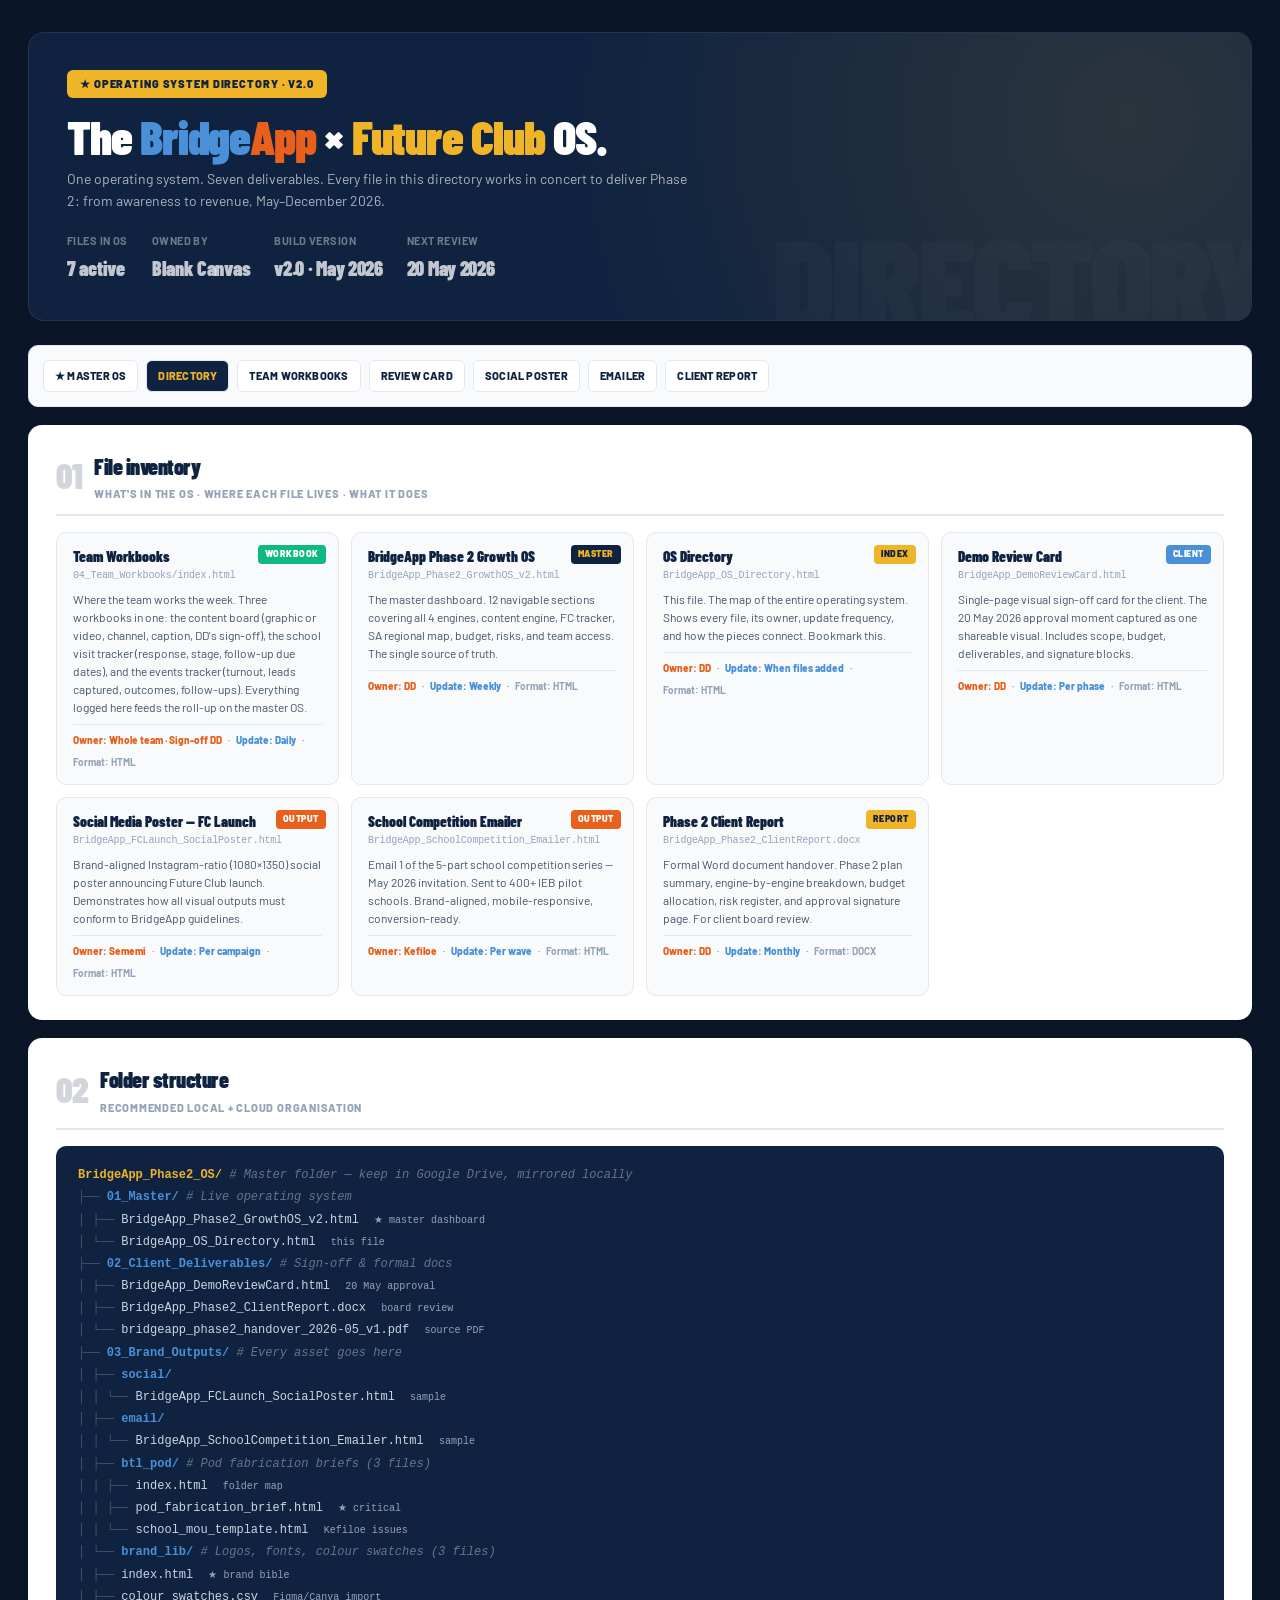
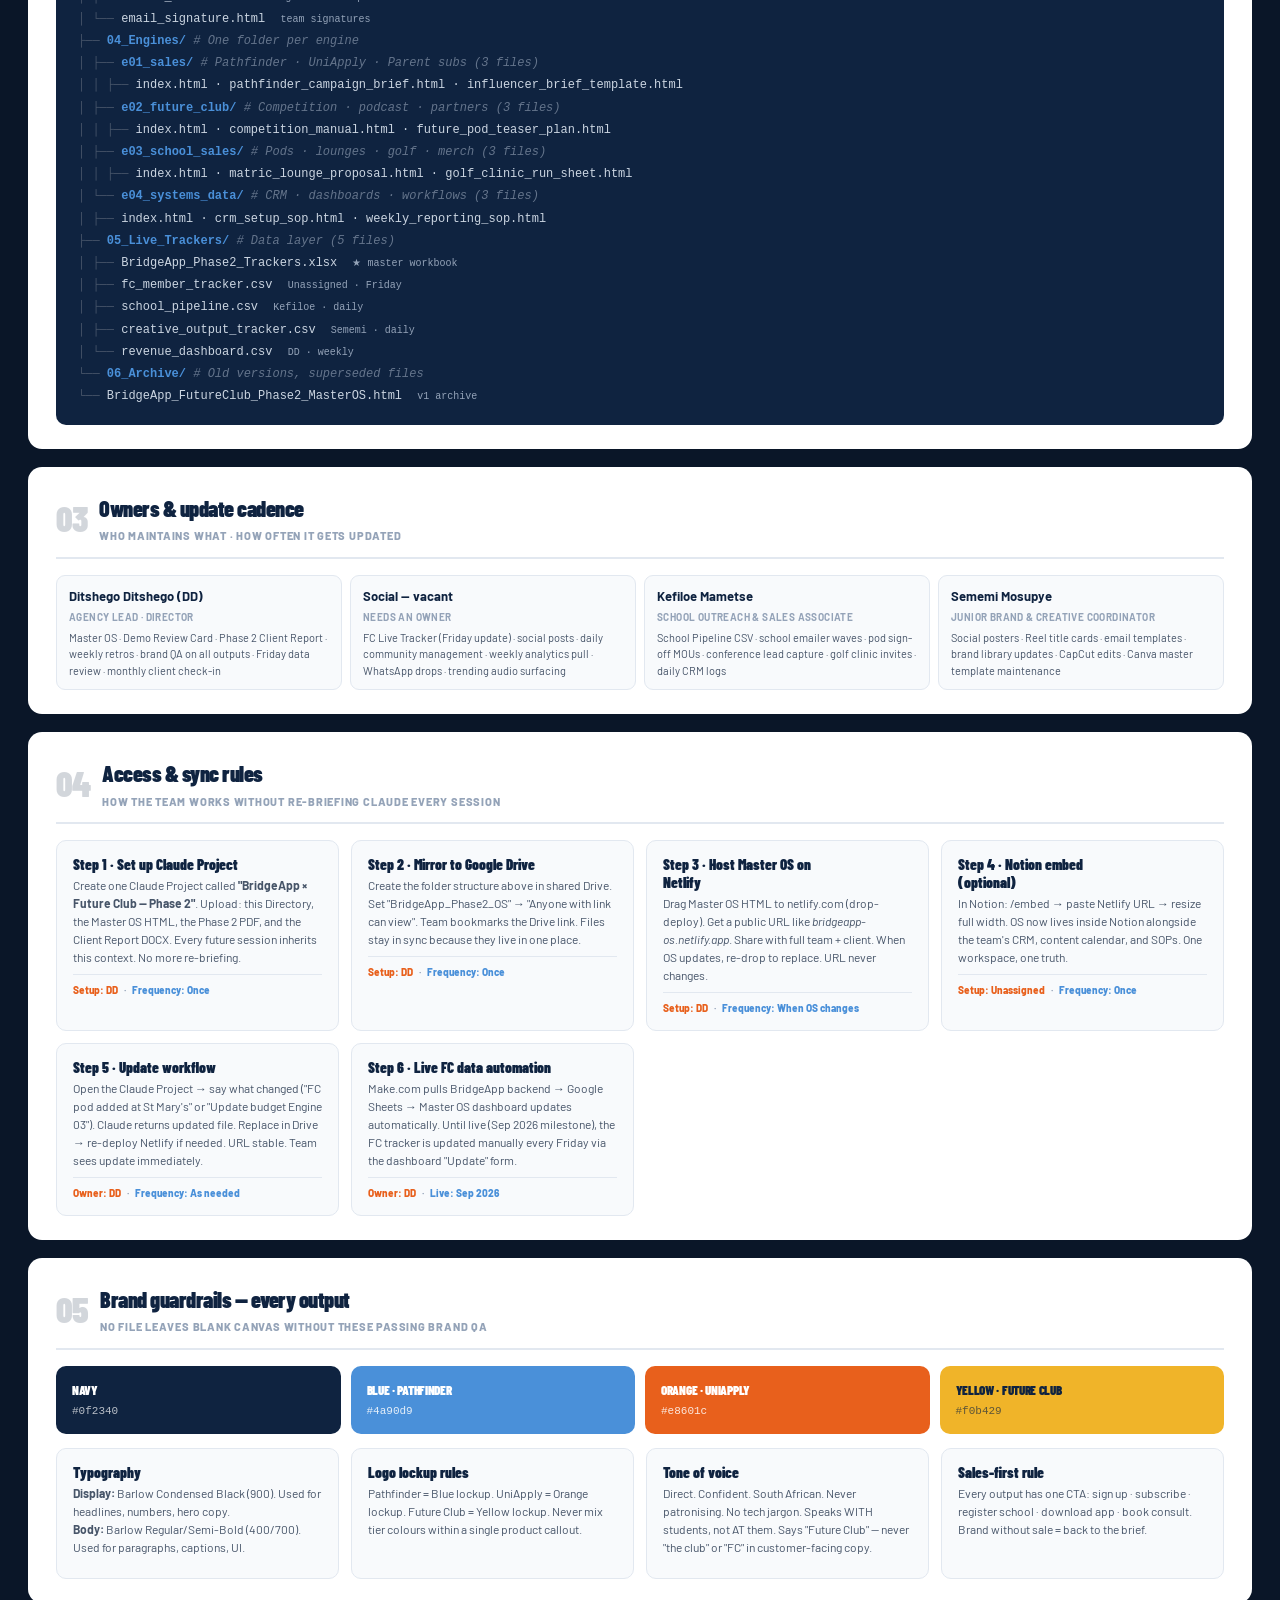
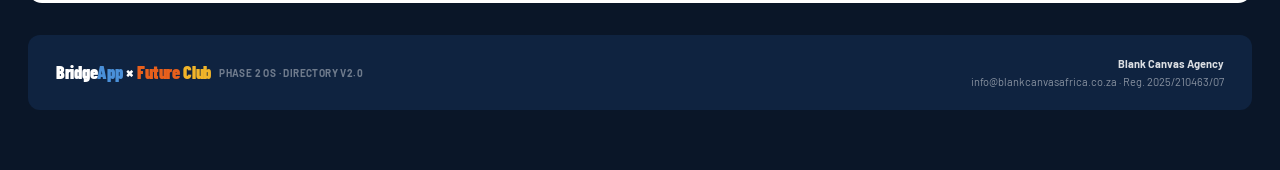
<file: BridgeApp_OS_Directory.html>
<!DOCTYPE html>
<html lang="en">
<head>
<meta charset="UTF-8">
<meta name="viewport" content="width=device-width, initial-scale=1.0">
<title>BridgeApp OS — Directory | Blank Canvas Agency</title>
<link rel="preconnect" href="https://fonts.googleapis.com">
<link href="https://fonts.googleapis.com/css2?family=Barlow:wght@400;500;600;700;800;900&family=Barlow+Condensed:wght@700;800;900&display=swap" rel="stylesheet">
<style>
:root{
  --navy:#0f2340;--navy-mid:#1a3355;--blue:#4a90d9;--blue-light:#dbeafe;
  --orange:#e8601c;--orange-light:#fff0e8;--yellow:#f0b429;--yellow-light:#fef9c3;
  --white:#fff;--off-white:#f8fafc;--border:#e2e8f0;--text-primary:#0f2340;
  --text-secondary:#475569;--text-muted:#94a3b8;--success:#10b981;
}
*{box-sizing:border-box;margin:0;padding:0}
body{font-family:'Barlow',sans-serif;background:#0a1628;color:var(--text-primary);min-height:100vh;line-height:1.6}
.container{max-width:1280px;margin:0 auto;padding:32px 28px 60px}

/* HERO */
.hero{background:var(--navy);border-radius:16px;padding:36px 38px;color:var(--white);position:relative;overflow:hidden;margin-bottom:24px;border:1px solid rgba(255,255,255,.08)}
.hero::before{content:'';position:absolute;inset:0;background:radial-gradient(circle at 90% 30%,rgba(240,180,41,.12),transparent 50%)}
.hero::after{content:'DIRECTORY';position:absolute;right:-15px;bottom:-25px;font-family:'Barlow Condensed',sans-serif;font-size:130px;font-weight:900;color:rgba(255,255,255,.025);letter-spacing:-4px;line-height:1;pointer-events:none}
.hero-inner{position:relative;z-index:1}
.kicker{display:inline-block;background:var(--yellow);color:var(--navy);padding:5px 13px;border-radius:6px;font-size:11px;font-weight:900;letter-spacing:.08em;text-transform:uppercase;margin-bottom:14px}
.hero h1{font-family:'Barlow Condensed',sans-serif;font-size:48px;font-weight:900;letter-spacing:-1.2px;line-height:1;margin-bottom:8px}
.hero h1 span.b{color:var(--blue)}
.hero h1 span.y{color:var(--yellow)}
.hero h1 span.o{color:var(--orange)}
.hero p{font-size:14px;color:rgba(255,255,255,.65);max-width:620px;margin-top:4px}
.hero-meta{display:flex;gap:24px;margin-top:20px;flex-wrap:wrap;font-size:11px;color:rgba(255,255,255,.4);font-weight:700;letter-spacing:.04em;text-transform:uppercase}
.hero-meta span strong{color:rgba(255,255,255,.75);display:block;font-family:'Barlow Condensed',sans-serif;font-size:20px;font-weight:900;letter-spacing:-.3px;text-transform:none;margin-top:2px}

/* SECTIONS */
.sect{background:var(--white);border-radius:14px;padding:24px 28px;margin-bottom:18px}
.sect-hdr{display:flex;align-items:center;justify-content:space-between;margin-bottom:16px;padding-bottom:12px;border-bottom:2px solid var(--border)}
.sect-title{display:flex;align-items:center;gap:12px}
.sect-num{font-family:'Barlow Condensed',sans-serif;font-size:36px;font-weight:900;color:var(--navy);opacity:.18;line-height:1;letter-spacing:-1px}
.sect-name{font-family:'Barlow Condensed',sans-serif;font-size:22px;font-weight:900;color:var(--navy);letter-spacing:-.5px}
.sect-sub{font-size:11px;font-weight:800;color:var(--text-muted);text-transform:uppercase;letter-spacing:.07em;margin-top:1px}

/* FILE GRID */
.file-grid{display:grid;grid-template-columns:repeat(auto-fit,minmax(260px,1fr));gap:12px}
.file{background:var(--off-white);border:1px solid var(--border);border-radius:10px;padding:14px 16px;position:relative;transition:all .15s}
.file:hover{border-color:var(--navy);transform:translateY(-1px)}
.file-tag{position:absolute;top:12px;right:12px;font-size:9px;font-weight:900;padding:2px 7px;border-radius:4px;letter-spacing:.06em;text-transform:uppercase}
.t-master{background:var(--navy);color:var(--yellow)}
.t-output{background:var(--blue);color:var(--white)}
.t-asset{background:var(--orange);color:var(--white)}
.t-doc{background:var(--yellow);color:var(--navy)}
.t-data{background:var(--success);color:var(--white)}
.file-name{font-family:'Barlow Condensed',sans-serif;font-size:15px;font-weight:900;color:var(--navy);margin-bottom:3px;padding-right:65px;line-height:1.2}
.file-path{font-size:10px;color:var(--text-muted);font-family:'JetBrains Mono',monospace;margin-bottom:6px;letter-spacing:-.2px;word-break:break-all}
.file-desc{font-size:12px;color:var(--text-secondary);line-height:1.5;margin-bottom:8px}
.file-meta{display:flex;gap:6px;flex-wrap:wrap;font-size:10px;color:var(--text-muted);font-weight:700;padding-top:7px;border-top:1px solid var(--border)}
.file-meta span{display:flex;align-items:center;gap:3px}
.file-meta .owner{color:var(--orange);font-weight:800}
.file-meta .freq{color:var(--blue);font-weight:800}

/* OWNERS LEGEND */
.owners-grid{display:grid;grid-template-columns:repeat(auto-fit,minmax(180px,1fr));gap:8px}
.owner-card{background:var(--off-white);border:1px solid var(--border);border-radius:9px;padding:10px 12px;font-size:12px}
.owner-card strong{display:block;color:var(--navy);font-size:13px;margin-bottom:2px}
.owner-card .ownr-role{font-size:10px;color:var(--text-muted);text-transform:uppercase;letter-spacing:.04em;font-weight:700;margin-bottom:5px}
.owner-card .ownr-files{font-size:11px;color:var(--text-secondary);line-height:1.5}

/* TREE */
.tree{font-family:'JetBrains Mono','Courier New',monospace;font-size:12px;line-height:1.85;color:var(--text-secondary);background:var(--navy);padding:18px 22px;border-radius:10px;color:#cbd5e1}
.tree .root{color:var(--yellow);font-weight:700}
.tree .dir{color:var(--blue);font-weight:600}
.tree .file{background:none;border:none;padding:0;color:#e2e8f0;display:inline;font-weight:600}
.tree .file:hover{transform:none}
.tree .file-tag{position:static;background:none;color:var(--text-muted);font-weight:400;font-size:10px;padding:0;margin-left:8px;text-transform:none;letter-spacing:0}
.tree .ascii{color:#475569;user-select:none}
.tree .cmt{color:#64748b;font-style:italic}

/* QUICK LINKS BAR */
.quick-bar{display:flex;gap:8px;flex-wrap:wrap;padding:14px;background:var(--off-white);border:1px solid var(--border);border-radius:10px;margin-bottom:18px}
.quick-bar a{display:inline-flex;align-items:center;gap:5px;font-size:11px;font-weight:800;color:var(--navy);background:var(--white);padding:6px 11px;border-radius:6px;text-decoration:none;border:1px solid var(--border);transition:all .12s;letter-spacing:.02em;text-transform:uppercase}
.quick-bar a:hover{background:var(--navy);color:var(--white)}
.quick-bar a.active{background:var(--navy);color:var(--yellow)}

/* SIGN-OFF */
.signoff{margin-top:32px;padding:20px 28px;background:var(--navy);border-radius:12px;color:rgba(255,255,255,.5);font-size:11px;display:flex;justify-content:space-between;align-items:center;flex-wrap:wrap;gap:10px}
.signoff strong{color:rgba(255,255,255,.85)}
.brand-block{display:flex;align-items:center;gap:8px}
.brand-block .ba{font-family:'Barlow Condensed',sans-serif;font-size:18px;font-weight:900;letter-spacing:-.3px;color:var(--white)}
.brand-block .ba span:nth-child(2){color:var(--blue)}
.brand-block .ba span:nth-child(3){color:var(--orange)}
.brand-block .ba span:nth-child(4){color:var(--yellow)}

@media(max-width:768px){
  .container{padding:18px 14px}
  .hero{padding:24px 22px}
  .hero h1{font-size:34px}
  .sect{padding:18px 20px}
}
</style>
</head>
<body>
<div class="container">

<div class="hero">
<div class="hero-inner">
<div class="kicker">★ Operating System Directory · v2.0</div>
<h1>The <span class="b">Bridge</span><span class="o">App</span> × <span class="y">Future Club</span> OS.</h1>
<p>One operating system. Seven deliverables. Every file in this directory works in concert to deliver Phase 2: from awareness to revenue, May–December 2026.</p>
<div class="hero-meta">
<span>FILES IN OS<strong>7 active</strong></span>
<span>OWNED BY<strong>Blank Canvas</strong></span>
<span>BUILD VERSION<strong>v2.0 · May 2026</strong></span>
<span>NEXT REVIEW<strong>20 May 2026</strong></span>
</div>
</div>
</div>

<div class="quick-bar">
<a href="BridgeApp_Phase2_GrowthOS_v2.html">★ Master OS</a>
<a href="BridgeApp_OS_Directory.html" class="active">Directory</a>
<a href="04_Team_Workbooks/index.html">Team Workbooks</a>
<a href="BridgeApp_DemoReviewCard.html">Review Card</a>
<a href="BridgeApp_FCLaunch_SocialPoster.html">Social Poster</a>
<a href="BridgeApp_SchoolCompetition_Emailer.html">Emailer</a>
<a href="BridgeApp_Phase2_ClientReport.docx">Client Report</a>
</div>

<!-- SECTION 01 — FILE INVENTORY -->
<div class="sect">
<div class="sect-hdr">
<div class="sect-title"><span class="sect-num">01</span><div><div class="sect-name">File inventory</div><div class="sect-sub">What's in the OS · Where each file lives · What it does</div></div></div>
</div>

<div class="file-grid">

<div class="file">
<div class="file-tag t-data">Workbook</div>
<div class="file-name">Team Workbooks</div>
<div class="file-path">04_Team_Workbooks/index.html</div>
<div class="file-desc">Where the team works the week. Three workbooks in one: the content board (graphic or video, channel, caption, DD's sign-off), the school visit tracker (response, stage, follow-up due dates), and the events tracker (turnout, leads captured, outcomes, follow-ups). Everything logged here feeds the roll-up on the master OS.</div>
<div class="file-meta"><span class="owner">Owner: Whole team · Sign-off DD</span> · <span class="freq">Update: Daily</span> · <span>Format: HTML</span></div>
</div>

<div class="file">
<div class="file-tag t-master">Master</div>
<div class="file-name">BridgeApp Phase 2 Growth OS</div>
<div class="file-path">BridgeApp_Phase2_GrowthOS_v2.html</div>
<div class="file-desc">The master dashboard. 12 navigable sections covering all 4 engines, content engine, FC tracker, SA regional map, budget, risks, and team access. The single source of truth.</div>
<div class="file-meta"><span class="owner">Owner: DD</span> · <span class="freq">Update: Weekly</span> · <span>Format: HTML</span></div>
</div>

<div class="file">
<div class="file-tag t-doc">Index</div>
<div class="file-name">OS Directory</div>
<div class="file-path">BridgeApp_OS_Directory.html</div>
<div class="file-desc">This file. The map of the entire operating system. Shows every file, its owner, update frequency, and how the pieces connect. Bookmark this.</div>
<div class="file-meta"><span class="owner">Owner: DD</span> · <span class="freq">Update: When files added</span> · <span>Format: HTML</span></div>
</div>

<div class="file">
<div class="file-tag t-output">Client</div>
<div class="file-name">Demo Review Card</div>
<div class="file-path">BridgeApp_DemoReviewCard.html</div>
<div class="file-desc">Single-page visual sign-off card for the client. The 20 May 2026 approval moment captured as one shareable visual. Includes scope, budget, deliverables, and signature blocks.</div>
<div class="file-meta"><span class="owner">Owner: DD</span> · <span class="freq">Update: Per phase</span> · <span>Format: HTML</span></div>
</div>

<div class="file">
<div class="file-tag t-asset">Output</div>
<div class="file-name">Social Media Poster — FC Launch</div>
<div class="file-path">BridgeApp_FCLaunch_SocialPoster.html</div>
<div class="file-desc">Brand-aligned Instagram-ratio (1080×1350) social poster announcing Future Club launch. Demonstrates how all visual outputs must conform to BridgeApp guidelines.</div>
<div class="file-meta"><span class="owner">Owner: Sememi</span> · <span class="freq">Update: Per campaign</span> · <span>Format: HTML</span></div>
</div>

<div class="file">
<div class="file-tag t-asset">Output</div>
<div class="file-name">School Competition Emailer</div>
<div class="file-path">BridgeApp_SchoolCompetition_Emailer.html</div>
<div class="file-desc">Email 1 of the 5-part school competition series — May 2026 invitation. Sent to 400+ IEB pilot schools. Brand-aligned, mobile-responsive, conversion-ready.</div>
<div class="file-meta"><span class="owner">Owner: Kefiloe</span> · <span class="freq">Update: Per wave</span> · <span>Format: HTML</span></div>
</div>

<div class="file">
<div class="file-tag t-doc">Report</div>
<div class="file-name">Phase 2 Client Report</div>
<div class="file-path">BridgeApp_Phase2_ClientReport.docx</div>
<div class="file-desc">Formal Word document handover. Phase 2 plan summary, engine-by-engine breakdown, budget allocation, risk register, and approval signature page. For client board review.</div>
<div class="file-meta"><span class="owner">Owner: DD</span> · <span class="freq">Update: Monthly</span> · <span>Format: DOCX</span></div>
</div>

</div>
</div>

<!-- SECTION 02 — TREE STRUCTURE -->
<div class="sect">
<div class="sect-hdr">
<div class="sect-title"><span class="sect-num">02</span><div><div class="sect-name">Folder structure</div><div class="sect-sub">Recommended local + cloud organisation</div></div></div>
</div>
<div class="tree">
<span class="root">BridgeApp_Phase2_OS/</span> <span class="cmt"># Master folder — keep in Google Drive, mirrored locally</span><br>
<span class="ascii">├──</span> <span class="dir">01_Master/</span> <span class="cmt"># Live operating system</span><br>
<span class="ascii">│   ├──</span> BridgeApp_Phase2_GrowthOS_v2.html <span class="file-tag">★ master dashboard</span><br>
<span class="ascii">│   └──</span> BridgeApp_OS_Directory.html <span class="file-tag">this file</span><br>
<span class="ascii">├──</span> <span class="dir">02_Client_Deliverables/</span> <span class="cmt"># Sign-off &amp; formal docs</span><br>
<span class="ascii">│   ├──</span> BridgeApp_DemoReviewCard.html <span class="file-tag">20 May approval</span><br>
<span class="ascii">│   ├──</span> BridgeApp_Phase2_ClientReport.docx <span class="file-tag">board review</span><br>
<span class="ascii">│   └──</span> bridgeapp_phase2_handover_2026-05_v1.pdf <span class="file-tag">source PDF</span><br>
<span class="ascii">├──</span> <span class="dir">03_Brand_Outputs/</span> <span class="cmt"># Every asset goes here</span><br>
<span class="ascii">│   ├──</span> <span class="dir">social/</span><br>
<span class="ascii">│   │   └──</span> BridgeApp_FCLaunch_SocialPoster.html <span class="file-tag">sample</span><br>
<span class="ascii">│   ├──</span> <span class="dir">email/</span><br>
<span class="ascii">│   │   └──</span> BridgeApp_SchoolCompetition_Emailer.html <span class="file-tag">sample</span><br>
<span class="ascii">│   ├──</span> <span class="dir">btl_pod/</span> <span class="cmt"># Pod fabrication briefs (3 files)</span><br>
<span class="ascii">│   │   ├──</span> index.html <span class="file-tag">folder map</span><br>
<span class="ascii">│   │   ├──</span> pod_fabrication_brief.html <span class="file-tag">★ critical</span><br>
<span class="ascii">│   │   └──</span> school_mou_template.html <span class="file-tag">Kefiloe issues</span><br>
<span class="ascii">│   └──</span> <span class="dir">brand_lib/</span> <span class="cmt"># Logos, fonts, colour swatches (3 files)</span><br>
<span class="ascii">│       ├──</span> index.html <span class="file-tag">★ brand bible</span><br>
<span class="ascii">│       ├──</span> colour_swatches.csv <span class="file-tag">Figma/Canva import</span><br>
<span class="ascii">│       └──</span> email_signature.html <span class="file-tag">team signatures</span><br>
<span class="ascii">├──</span> <span class="dir">04_Engines/</span> <span class="cmt"># One folder per engine</span><br>
<span class="ascii">│   ├──</span> <span class="dir">e01_sales/</span> <span class="cmt"># Pathfinder · UniApply · Parent subs (3 files)</span><br>
<span class="ascii">│   │   ├──</span> index.html · pathfinder_campaign_brief.html · influencer_brief_template.html<br>
<span class="ascii">│   ├──</span> <span class="dir">e02_future_club/</span> <span class="cmt"># Competition · podcast · partners (3 files)</span><br>
<span class="ascii">│   │   ├──</span> index.html · competition_manual.html · future_pod_teaser_plan.html<br>
<span class="ascii">│   ├──</span> <span class="dir">e03_school_sales/</span> <span class="cmt"># Pods · lounges · golf · merch (3 files)</span><br>
<span class="ascii">│   │   ├──</span> index.html · matric_lounge_proposal.html · golf_clinic_run_sheet.html<br>
<span class="ascii">│   └──</span> <span class="dir">e04_systems_data/</span> <span class="cmt"># CRM · dashboards · workflows (3 files)</span><br>
<span class="ascii">│       ├──</span> index.html · crm_setup_sop.html · weekly_reporting_sop.html<br>
<span class="ascii">├──</span> <span class="dir">05_Live_Trackers/</span> <span class="cmt"># Data layer (5 files)</span><br>
<span class="ascii">│   ├──</span> BridgeApp_Phase2_Trackers.xlsx <span class="file-tag">★ master workbook</span><br>
<span class="ascii">│   ├──</span> fc_member_tracker.csv <span class="file-tag">Unassigned · Friday</span><br>
<span class="ascii">│   ├──</span> school_pipeline.csv <span class="file-tag">Kefiloe · daily</span><br>
<span class="ascii">│   ├──</span> creative_output_tracker.csv <span class="file-tag">Sememi · daily</span><br>
<span class="ascii">│   └──</span> revenue_dashboard.csv <span class="file-tag">DD · weekly</span><br>
<span class="ascii">└──</span> <span class="dir">06_Archive/</span> <span class="cmt"># Old versions, superseded files</span><br>
<span class="ascii">    └──</span> BridgeApp_FutureClub_Phase2_MasterOS.html <span class="file-tag">v1 archive</span>
</div>
</div>

<!-- SECTION 03 — OWNERS & UPDATE CADENCE -->
<div class="sect">
<div class="sect-hdr">
<div class="sect-title"><span class="sect-num">03</span><div><div class="sect-name">Owners &amp; update cadence</div><div class="sect-sub">Who maintains what · How often it gets updated</div></div></div>
</div>
<div class="owners-grid">
<div class="owner-card"><strong>Ditshego Ditshego (DD)</strong><div class="ownr-role">Agency Lead · Director</div><div class="ownr-files">Master OS · Demo Review Card · Phase 2 Client Report · weekly retros · brand QA on all outputs · Friday data review · monthly client check-in</div></div>
<div class="owner-card"><strong>Social — vacant</strong><div class="ownr-role">Needs an owner</div><div class="ownr-files">FC Live Tracker (Friday update) · social posts · daily community management · weekly analytics pull · WhatsApp drops · trending audio surfacing</div></div>
<div class="owner-card"><strong>Kefiloe Mametse</strong><div class="ownr-role">School Outreach &amp; Sales Associate</div><div class="ownr-files">School Pipeline CSV · school emailer waves · pod sign-off MOUs · conference lead capture · golf clinic invites · daily CRM logs</div></div>
<div class="owner-card"><strong>Sememi Mosupye</strong><div class="ownr-role">Junior Brand &amp; Creative Coordinator</div><div class="ownr-files">Social posters · Reel title cards · email templates · brand library updates · CapCut edits · Canva master template maintenance</div></div>
</div>
</div>

<!-- SECTION 04 — ACCESS & SYNC -->
<div class="sect">
<div class="sect-hdr">
<div class="sect-title"><span class="sect-num">04</span><div><div class="sect-name">Access &amp; sync rules</div><div class="sect-sub">How the team works without re-briefing Claude every session</div></div></div>
</div>
<div class="file-grid">
<div class="file">
<div class="file-name">Step 1 · Set up Claude Project</div>
<div class="file-desc">Create one Claude Project called <strong>"BridgeApp × Future Club — Phase 2"</strong>. Upload: this Directory, the Master OS HTML, the Phase 2 PDF, and the Client Report DOCX. Every future session inherits this context. No more re-briefing.</div>
<div class="file-meta"><span class="owner">Setup: DD</span> · <span class="freq">Frequency: Once</span></div>
</div>
<div class="file">
<div class="file-name">Step 2 · Mirror to Google Drive</div>
<div class="file-desc">Create the folder structure above in shared Drive. Set "BridgeApp_Phase2_OS" → "Anyone with link can view". Team bookmarks the Drive link. Files stay in sync because they live in one place.</div>
<div class="file-meta"><span class="owner">Setup: DD</span> · <span class="freq">Frequency: Once</span></div>
</div>
<div class="file">
<div class="file-name">Step 3 · Host Master OS on Netlify</div>
<div class="file-desc">Drag Master OS HTML to netlify.com (drop-deploy). Get a public URL like <em>bridgeapp-os.netlify.app</em>. Share with full team + client. When OS updates, re-drop to replace. URL never changes.</div>
<div class="file-meta"><span class="owner">Setup: DD</span> · <span class="freq">Frequency: When OS changes</span></div>
</div>
<div class="file">
<div class="file-name">Step 4 · Notion embed (optional)</div>
<div class="file-desc">In Notion: /embed → paste Netlify URL → resize full width. OS now lives inside Notion alongside the team's CRM, content calendar, and SOPs. One workspace, one truth.</div>
<div class="file-meta"><span class="owner">Setup: Unassigned</span> · <span class="freq">Frequency: Once</span></div>
</div>
<div class="file">
<div class="file-name">Step 5 · Update workflow</div>
<div class="file-desc">Open the Claude Project → say what changed ("FC pod added at St Mary's" or "Update budget Engine 03"). Claude returns updated file. Replace in Drive → re-deploy Netlify if needed. URL stable. Team sees update immediately.</div>
<div class="file-meta"><span class="owner">Owner: DD</span> · <span class="freq">Frequency: As needed</span></div>
</div>
<div class="file">
<div class="file-name">Step 6 · Live FC data automation</div>
<div class="file-desc">Make.com pulls BridgeApp backend → Google Sheets → Master OS dashboard updates automatically. Until live (Sep 2026 milestone), the FC tracker is updated manually every Friday via the dashboard "Update" form.</div>
<div class="file-meta"><span class="owner">Owner: DD</span> · <span class="freq">Live: Sep 2026</span></div>
</div>
</div>
</div>

<!-- SECTION 05 — BRAND GUARDRAILS -->
<div class="sect">
<div class="sect-hdr">
<div class="sect-title"><span class="sect-num">05</span><div><div class="sect-name">Brand guardrails — every output</div><div class="sect-sub">No file leaves Blank Canvas without these passing brand QA</div></div></div>
</div>
<div style="display:grid;grid-template-columns:repeat(auto-fit,minmax(220px,1fr));gap:10px;margin-bottom:14px">
<div style="background:#0f2340;color:#fff;padding:14px 16px;border-radius:10px"><div style="font-family:'Barlow Condensed',sans-serif;font-size:13px;font-weight:900;letter-spacing:-.3px">NAVY</div><div style="font-size:11px;opacity:.7;font-family:monospace;margin-top:2px">#0f2340</div></div>
<div style="background:#4a90d9;color:#fff;padding:14px 16px;border-radius:10px"><div style="font-family:'Barlow Condensed',sans-serif;font-size:13px;font-weight:900;letter-spacing:-.3px">BLUE · PATHFINDER</div><div style="font-size:11px;opacity:.85;font-family:monospace;margin-top:2px">#4a90d9</div></div>
<div style="background:#e8601c;color:#fff;padding:14px 16px;border-radius:10px"><div style="font-family:'Barlow Condensed',sans-serif;font-size:13px;font-weight:900;letter-spacing:-.3px">ORANGE · UNIAPPLY</div><div style="font-size:11px;opacity:.85;font-family:monospace;margin-top:2px">#e8601c</div></div>
<div style="background:#f0b429;color:#0f2340;padding:14px 16px;border-radius:10px"><div style="font-family:'Barlow Condensed',sans-serif;font-size:13px;font-weight:900;letter-spacing:-.3px">YELLOW · FUTURE CLUB</div><div style="font-size:11px;opacity:.65;font-family:monospace;margin-top:2px">#f0b429</div></div>
</div>
<div class="file-grid">
<div class="file">
<div class="file-name">Typography</div>
<div class="file-desc"><strong>Display:</strong> Barlow Condensed Black (900). Used for headlines, numbers, hero copy.<br><strong>Body:</strong> Barlow Regular/Semi-Bold (400/700). Used for paragraphs, captions, UI.</div>
</div>
<div class="file">
<div class="file-name">Logo lockup rules</div>
<div class="file-desc">Pathfinder = Blue lockup. UniApply = Orange lockup. Future Club = Yellow lockup. Never mix tier colours within a single product callout.</div>
</div>
<div class="file">
<div class="file-name">Tone of voice</div>
<div class="file-desc">Direct. Confident. South African. Never patronising. No tech jargon. Speaks WITH students, not AT them. Says "Future Club" — never "the club" or "FC" in customer-facing copy.</div>
</div>
<div class="file">
<div class="file-name">Sales-first rule</div>
<div class="file-desc">Every output has one CTA: sign up · subscribe · register school · download app · book consult. Brand without sale = back to the brief.</div>
</div>
</div>
</div>

<div class="signoff">
<div class="brand-block">
<div class="ba"><span>Bridge</span><span>App</span> × <span>Future</span> <span>Club</span></div>
<div style="font-size:10px;color:rgba(255,255,255,.4);letter-spacing:.04em;text-transform:uppercase;font-weight:700">Phase 2 OS · Directory v2.0</div>
</div>
<div style="text-align:right">
<strong>Blank Canvas Agency</strong><br>
info@blankcanvasafrica.co.za · Reg. 2025/210463/07
</div>
</div>

</div>
</body>
</html>
</file>
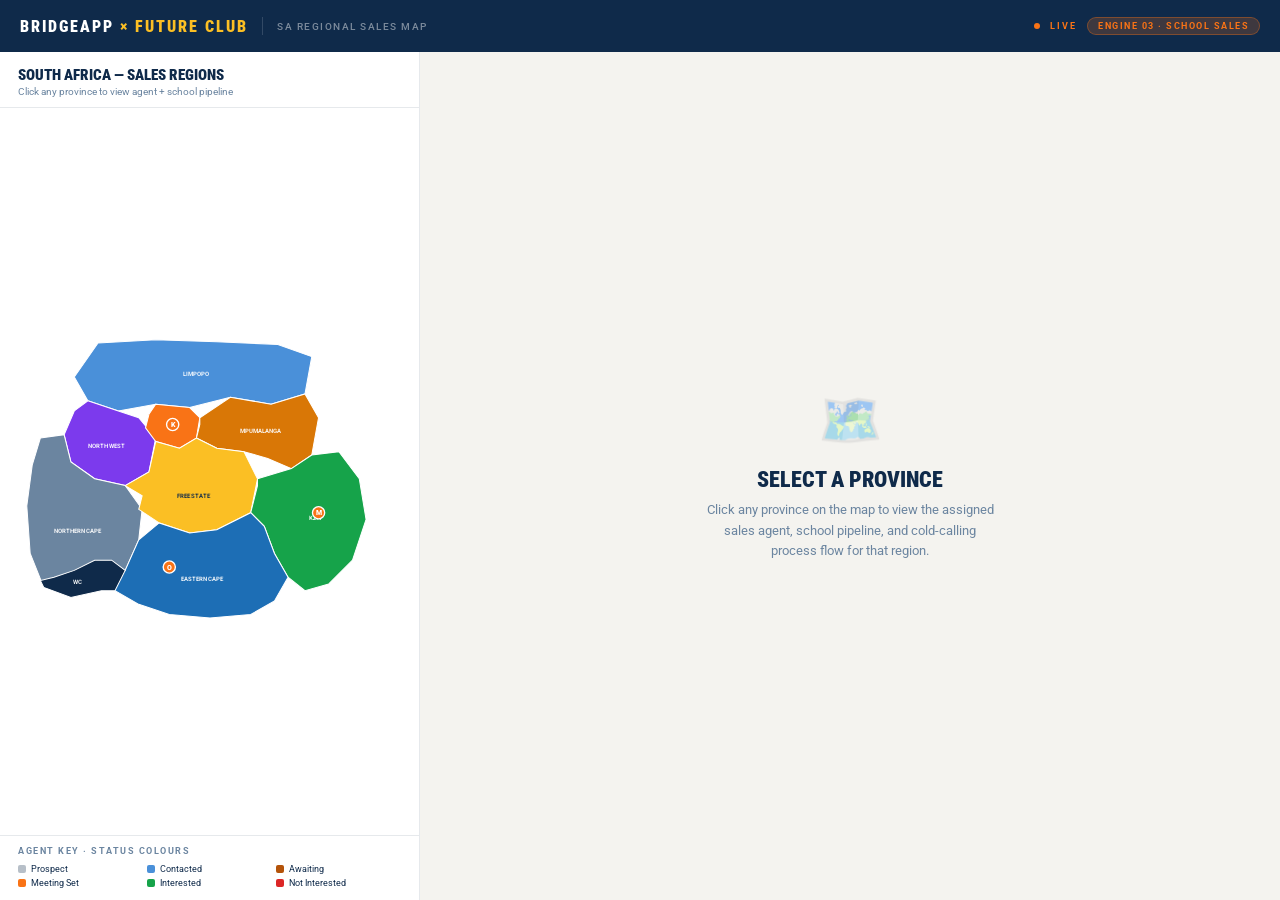
<file: BridgeApp_SA_RegionalSalesMap.html>
<!DOCTYPE html>
<html lang="en">
<head>
<meta charset="UTF-8">
<meta name="viewport" content="width=device-width, initial-scale=1.0">
<title>BridgeApp — SA Regional Sales Map</title>
<link href="https://fonts.googleapis.com/css2?family=Roboto:wght@300;400;500;700;900&family=Roboto+Condensed:wght@700;900&display=swap" rel="stylesheet">
<style>
:root {
  --navy:#0F2A4A; --navy2:#1a3a62; --blue:#4A90D9;
  --yellow:#FBBF24; --orange:#F97316; --green:#16a34a;
  --red:#dc2626; --purple:#7c3aed;
  --bg:#F4F3EF; --surface:#fff; --border:rgba(15,42,74,0.10);
  --text:#0F2A4A; --muted:#6b85a0;
}
*{margin:0;padding:0;box-sizing:border-box;}
body{font-family:'Roboto',sans-serif;background:var(--bg);color:var(--text);height:100vh;overflow:hidden;display:flex;flex-direction:column;}

/* TOPBAR */
.topbar{background:var(--navy);padding:0 20px;height:52px;display:flex;align-items:center;justify-content:space-between;flex-shrink:0;}
.tb-brand{display:flex;align-items:center;gap:10px;}
.tb-title{font-family:'Roboto Condensed',sans-serif;font-weight:900;font-size:16px;letter-spacing:2px;text-transform:uppercase;color:#fff;}
.tb-title span{color:var(--yellow);}
.tb-badge{font-size:9px;font-weight:700;letter-spacing:1.5px;text-transform:uppercase;padding:3px 10px;border-radius:20px;background:rgba(249,115,22,.2);color:var(--orange);border:1px solid rgba(249,115,22,.35);}
.tb-right{display:flex;align-items:center;gap:10px;}
.live-dot{width:6px;height:6px;border-radius:50%;background:var(--orange);animation:blink 2s infinite;}
@keyframes blink{0%,100%{opacity:1}50%{opacity:.4}}
.live-txt{font-size:9px;font-weight:700;letter-spacing:2px;color:var(--orange);text-transform:uppercase;}

/* MAIN SPLIT */
.main{display:grid;grid-template-columns:420px 1fr;height:calc(100vh - 52px);overflow:hidden;}

/* LEFT MAP PANEL */
.map-panel{background:var(--surface);border-right:1px solid var(--border);display:flex;flex-direction:column;overflow:hidden;}
.map-header{padding:14px 18px 10px;border-bottom:1px solid var(--border);flex-shrink:0;}
.map-title{font-family:'Roboto Condensed',sans-serif;font-weight:900;font-size:15px;text-transform:uppercase;color:var(--navy);}
.map-sub{font-size:10px;color:var(--muted);margin-top:2px;}
.map-wrap{flex:1;display:flex;align-items:center;justify-content:center;padding:12px;overflow:hidden;}
.map-wrap svg{width:100%;height:100%;max-width:380px;max-height:320px;}
.province{cursor:pointer;transition:all .2s;stroke:#fff;stroke-width:1.5;}
.province:hover{filter:brightness(1.1);stroke-width:2.5;}
.province.selected{stroke:#fff;stroke-width:3;filter:brightness(1.15);}
.prov-label{font-size:9px;font-weight:700;fill:#fff;text-anchor:middle;pointer-events:none;font-family:'Roboto',sans-serif;opacity:.9;}

/* LEGEND */
.legend{padding:10px 18px 12px;border-top:1px solid var(--border);flex-shrink:0;}
.leg-title{font-size:9px;font-weight:700;letter-spacing:1.5px;text-transform:uppercase;color:var(--muted);margin-bottom:8px;}
.leg-grid{display:grid;grid-template-columns:1fr 1fr 1fr;gap:4px;}
.leg-item{display:flex;align-items:center;gap:5px;font-size:9px;color:var(--text);}
.leg-dot{width:8px;height:8px;border-radius:2px;flex-shrink:0;}

/* RIGHT DETAIL PANEL */
.detail-panel{overflow-y:auto;background:var(--bg);display:flex;flex-direction:column;}
.detail-panel::-webkit-scrollbar{width:4px;}
.detail-panel::-webkit-scrollbar-thumb{background:var(--border);}

/* WELCOME STATE */
.welcome{display:flex;flex-direction:column;align-items:center;justify-content:center;height:100%;text-align:center;padding:40px;}
.welcome-icon{font-size:52px;margin-bottom:16px;opacity:.4;}
.welcome-title{font-family:'Roboto Condensed',sans-serif;font-weight:900;font-size:22px;text-transform:uppercase;color:var(--navy);margin-bottom:8px;}
.welcome-sub{font-size:13px;color:var(--muted);line-height:1.6;max-width:300px;}

/* REGION HEADER */
.region-header{padding:18px 20px 14px;background:var(--surface);border-bottom:1px solid var(--border);position:sticky;top:0;z-index:10;flex-shrink:0;}
.rh-top{display:flex;align-items:flex-start;justify-content:space-between;gap:12px;}
.rh-province{font-family:'Roboto Condensed',sans-serif;font-weight:900;font-size:22px;text-transform:uppercase;color:var(--navy);}
.rh-meta{font-size:11px;color:var(--muted);margin-top:2px;}

/* AGENT CARD */
.agent-card{margin:14px 16px 0;background:var(--navy);border-radius:12px;padding:14px 16px;color:#fff;display:flex;align-items:center;justify-content:space-between;}
.ac-left{}
.ac-label{font-size:9px;font-weight:700;letter-spacing:2px;text-transform:uppercase;color:rgba(255,255,255,.5);margin-bottom:3px;}
.ac-name{font-family:'Roboto Condensed',sans-serif;font-weight:900;font-size:18px;letter-spacing:.5px;}
.ac-role{font-size:11px;color:rgba(255,255,255,.65);margin-top:2px;}
.ac-email{font-size:10px;color:var(--yellow);margin-top:4px;}
.ac-right{display:flex;flex-direction:column;gap:6px;align-items:flex-end;}
.ac-stat{text-align:right;}
.ac-stat-val{font-family:'Roboto Condensed',sans-serif;font-weight:900;font-size:24px;line-height:1;}
.ac-stat-lbl{font-size:9px;color:rgba(255,255,255,.5);}
.ac-capture{font-size:10px;padding:3px 8px;border-radius:20px;background:rgba(251,191,36,.15);color:var(--yellow);border:1px solid rgba(251,191,36,.3);}

/* PROCESS FLOW */
.process-section{margin:12px 16px 0;}
.section-label{font-size:9px;font-weight:700;letter-spacing:2px;text-transform:uppercase;color:var(--orange);margin-bottom:8px;}
.process-flow{display:flex;align-items:center;gap:0;background:var(--surface);border:1px solid var(--border);border-radius:10px;overflow:hidden;}
.pf-step{flex:1;padding:9px 8px;text-align:center;border-right:1px solid var(--border);position:relative;}
.pf-step:last-child{border-right:none;}
.pf-num{font-family:'Roboto Condensed',sans-serif;font-weight:900;font-size:16px;line-height:1;}
.pf-label{font-size:8px;font-weight:700;letter-spacing:.5px;margin-top:2px;line-height:1.3;color:var(--text2);}
.pf-icon{font-size:13px;margin-bottom:2px;}

/* STATS ROW */
.stats-row{display:grid;grid-template-columns:repeat(4,1fr);gap:8px;margin:10px 16px 0;}
.stat-mini{background:var(--surface);border:1px solid var(--border);border-radius:10px;padding:10px 12px;text-align:center;}
.sm-val{font-family:'Roboto Condensed',sans-serif;font-weight:900;font-size:22px;line-height:1;}
.sm-lbl{font-size:9px;color:var(--muted);margin-top:2px;}

/* SCHOOL CHECKLIST */
.checklist-section{margin:12px 16px 16px;}
.cl-header{display:flex;align-items:center;justify-content:space-between;margin-bottom:10px;}
.school-card{background:var(--surface);border:1px solid var(--border);border-radius:10px;margin-bottom:8px;overflow:hidden;transition:box-shadow .2s;}
.school-card:hover{box-shadow:0 2px 12px rgba(15,42,74,.1);}
.sc-header{padding:11px 14px;display:flex;align-items:flex-start;justify-content:space-between;gap:8px;cursor:pointer;}
.sc-info{flex:1;min-width:0;}
.sc-name{font-size:13px;font-weight:700;color:var(--navy);line-height:1.2;}
.sc-city{font-size:10px;color:var(--muted);margin-top:1px;}
.sc-right{display:flex;flex-direction:column;align-items:flex-end;gap:5px;flex-shrink:0;}
.status-badge{font-size:9px;font-weight:700;letter-spacing:.5px;padding:2px 8px;border-radius:20px;text-transform:uppercase;white-space:nowrap;}
.s-prospect{background:rgba(15,42,74,.08);color:var(--navy);border:1px solid rgba(15,42,74,.2);}
.s-contacted{background:rgba(74,144,217,.1);color:var(--blue);border:1px solid rgba(74,144,217,.25);}
.s-awaiting{background:rgba(245,158,11,.1);color:#b45309;border:1px solid rgba(245,158,11,.25);}
.s-meeting{background:rgba(249,115,22,.12);color:var(--orange);border:1px solid rgba(249,115,22,.3);}
.s-interested{background:rgba(22,163,74,.1);color:var(--green);border:1px solid rgba(22,163,74,.25);}
.s-nointerest{background:rgba(220,38,38,.08);color:var(--red);border:1px solid rgba(220,38,38,.2);}
.s-future{background:rgba(124,58,237,.08);color:var(--purple);border:1px solid rgba(124,58,237,.2);}

/* EXPAND AREA */
.sc-body{display:none;border-top:1px solid var(--border);padding:12px 14px;}
.sc-body.open{display:block;}
.sc-contact{display:flex;gap:16px;margin-bottom:10px;flex-wrap:wrap;}
.sc-cont-item{display:flex;align-items:center;gap:5px;font-size:11px;color:var(--text2);}
.sc-cont-item a{color:var(--blue);text-decoration:none;}
.sc-cont-item a:hover{text-decoration:underline;}

/* PROCESS CHECKLIST */
.proc-checks{display:flex;flex-direction:column;gap:5px;margin-bottom:10px;}
.pc-item{display:flex;align-items:center;gap:8px;padding:6px 10px;border-radius:7px;background:var(--bg);cursor:pointer;transition:background .15s;}
.pc-item:hover{background:rgba(74,144,217,.07);}
.pc-item.done{background:rgba(22,163,74,.07);}
.pc-cb{width:16px;height:16px;border-radius:4px;border:1.5px solid var(--border);display:flex;align-items:center;justify-content:center;flex-shrink:0;transition:all .15s;background:#fff;}
.pc-item.done .pc-cb{background:var(--green);border-color:var(--green);}
.pc-tick{display:none;color:#fff;font-size:10px;font-weight:700;}
.pc-item.done .pc-tick{display:block;}
.pc-step-num{font-size:9px;font-weight:700;color:var(--orange);width:14px;flex-shrink:0;}
.pc-label{font-size:11px;color:var(--text);flex:1;}
.pc-item.done .pc-label{color:var(--green);}
.pc-date{font-size:9px;color:var(--muted);}

/* ACTION BUTTONS */
.sc-actions{display:flex;gap:6px;flex-wrap:wrap;}
.btn{display:inline-flex;align-items:center;gap:5px;font-size:10px;font-weight:700;letter-spacing:.5px;text-transform:uppercase;padding:6px 12px;border-radius:7px;border:none;cursor:pointer;text-decoration:none;transition:all .15s;}
.btn-cal{background:var(--blue);color:#fff;}
.btn-cal:hover{background:#3a7bc8;}
.btn-email{background:var(--bg);color:var(--navy);border:1px solid var(--border);}
.btn-email:hover{background:var(--border);}
.btn-call{background:rgba(22,163,74,.1);color:var(--green);border:1px solid rgba(22,163,74,.25);}
.btn-call:hover{background:rgba(22,163,74,.2);}
.chevron{font-size:12px;color:var(--muted);transition:transform .2s;flex-shrink:0;}
.chevron.open{transform:rotate(180deg);}

/* CONFERENCE BANNER */
.conf-banner{margin:0 16px 14px;background:linear-gradient(135deg,var(--navy),var(--navy2));border-radius:10px;padding:12px 16px;color:#fff;}
.cb-label{font-size:9px;font-weight:700;letter-spacing:2px;text-transform:uppercase;color:var(--yellow);margin-bottom:4px;}
.cb-title{font-size:13px;font-weight:700;margin-bottom:2px;}
.cb-meta{font-size:10px;color:rgba(255,255,255,.6);}
.cb-btn{margin-top:8px;display:inline-flex;align-items:center;gap:5px;font-size:10px;font-weight:700;padding:5px 12px;border-radius:20px;background:var(--yellow);color:var(--navy);cursor:pointer;border:none;text-decoration:none;}

/* RESPONSIVE CHIPS */
.chip{display:inline-block;font-size:9px;font-weight:700;letter-spacing:.5px;padding:2px 8px;border-radius:20px;text-transform:uppercase;}
</style>
</head>
<body>

<!-- TOPBAR -->
<div class="topbar">
  <div class="tb-brand">
    <div class="tb-title">BridgeApp <span>× Future Club</span></div>
    <div style="width:1px;height:18px;background:rgba(255,255,255,.15);margin:0 4px;"></div>
    <div style="font-size:10px;font-weight:500;letter-spacing:1.5px;text-transform:uppercase;color:rgba(255,255,255,.45);">SA Regional Sales Map</div>
  </div>
  <div class="tb-right">
    <div class="live-dot"></div>
    <div class="live-txt">Live</div>
    <div class="tb-badge">Engine 03 · School Sales</div>
  </div>
</div>

<div class="main">

  <!-- LEFT: MAP PANEL -->
  <div class="map-panel">
    <div class="map-header">
      <div class="map-title">South Africa — Sales Regions</div>
      <div class="map-sub">Click any province to view agent + school pipeline</div>
    </div>

    <div class="map-wrap">
      <svg viewBox="0 0 560 420" xmlns="http://www.w3.org/2000/svg">

        <!-- LIMPOPO -->
        <polygon id="map-LP" class="province" points="115,20 200,15 290,18 380,22 430,40 420,95 370,110 310,100 250,115 200,110 145,120 100,105 80,70"
          fill="#4A90D9" onclick="selectRegion('LP')" title="Limpopo"/>
        <text class="prov-label" x="260" y="68">LIMPOPO</text>

        <!-- NORTH WEST -->
        <polygon id="map-NW" class="province" points="80,120 100,105 145,120 175,130 200,160 190,210 155,230 110,220 75,195 65,155"
          fill="#7c3aed" onclick="selectRegion('NW')" title="North West"/>
        <text class="prov-label" x="128" y="175">NORTH WEST</text>

        <!-- GAUTENG (small) -->
        <polygon id="map-GP" class="province" points="200,110 250,115 265,130 260,160 235,175 200,165 185,145 190,125"
          fill="#F97316" onclick="selectRegion('GP')" title="Gauteng"/>
        <text class="prov-label" x="225" y="148">GP</text>

        <!-- MPUMALANGA -->
        <polygon id="map-MP" class="province" points="265,130 310,100 370,110 420,95 440,130 430,185 400,205 365,190 330,180 290,175 260,160 265,140"
          fill="#F97316" onclick="selectRegion('MP')" style="fill:#d97706;" title="Mpumalanga"/>
        <text class="prov-label" x="355" y="152">MPUMALANGA</text>

        <!-- NORTHERN CAPE (huge) -->
        <polygon id="map-NC" class="province" points="30,160 65,155 75,195 110,220 155,230 180,265 175,310 155,355 120,385 75,395 35,380 15,330 10,260 18,200"
          fill="#6b85a0" onclick="selectRegion('NC')" title="Northern Cape"/>
        <text class="prov-label" x="85" y="300">NORTHERN CAPE</text>

        <!-- FREE STATE -->
        <polygon id="map-FS" class="province" points="155,230 190,210 200,165 235,175 260,160 290,175 330,180 350,220 340,270 290,295 250,300 205,285 175,265 180,245"
          fill="#FBBF24" onclick="selectRegion('FS')" title="Free State"/>
        <text class="prov-label" x="255" y="248" style="fill:#0F2A4A;">FREE STATE</text>

        <!-- KWAZULU-NATAL -->
        <polygon id="map-KZN" class="province" points="350,220 400,205 430,185 470,180 500,220 510,280 490,340 455,375 420,385 395,365 375,330 360,290 340,270 350,230"
          fill="#16a34a" onclick="selectRegion('KZN')" title="KwaZulu-Natal"/>
        <text class="prov-label" x="435" y="280">KZN</text>

        <!-- EASTERN CAPE (large) -->
        <polygon id="map-EC" class="province" points="155,355 175,310 205,285 250,300 290,295 340,270 360,290 375,330 395,365 375,400 340,420 280,425 220,420 175,405 140,385 135,370"
          fill="#4A90D9" onclick="selectRegion('EC')" style="fill:#1d6eb5;" title="Eastern Cape"/>
        <text class="prov-label" x="268" y="370">EASTERN CAPE</text>

        <!-- WESTERN CAPE -->
        <polygon id="map-WC" class="province" points="30,370 35,380 75,395 120,385 140,385 155,355 135,340 110,340 80,355 50,365"
          fill="#0F2A4A" onclick="selectRegion('WC')" title="Western Cape"/>
        <text class="prov-label" x="85" y="375">WC</text>

        <!-- AGENT PINS -->
        <g id="pin-GP" transform="translate(225,140)" class="agent-pin">
          <circle r="9" fill="var(--orange)" stroke="white" stroke-width="2"/>
          <text text-anchor="middle" dy="4" font-size="10" font-weight="900" fill="white">K</text>
        </g>
        <g id="pin-EC" transform="translate(220,350)" class="agent-pin">
          <circle r="9" fill="var(--orange)" stroke="white" stroke-width="2"/>
          <text text-anchor="middle" dy="4" font-size="10" font-weight="900" fill="white">O</text>
        </g>
        <g id="pin-KZN" transform="translate(440,270)" class="agent-pin">
          <circle r="9" fill="var(--orange)" stroke="white" stroke-width="2"/>
          <text text-anchor="middle" dy="4" font-size="10" font-weight="900" fill="white">M</text>
        </g>
      </svg>
    </div>

    <div class="legend">
      <div class="leg-title">Agent Key · Status Colours</div>
      <div class="leg-grid">
        <div class="leg-item"><div class="leg-dot" style="background:rgba(15,42,74,.3)"></div>Prospect</div>
        <div class="leg-item"><div class="leg-dot" style="background:var(--blue)"></div>Contacted</div>
        <div class="leg-item"><div class="leg-dot" style="background:#b45309"></div>Awaiting</div>
        <div class="leg-item"><div class="leg-dot" style="background:var(--orange)"></div>Meeting Set</div>
        <div class="leg-item"><div class="leg-dot" style="background:var(--green)"></div>Interested</div>
        <div class="leg-item"><div class="leg-dot" style="background:var(--red)"></div>Not Interested</div>
      </div>
    </div>
  </div>

  <!-- RIGHT: DETAIL PANEL -->
  <div class="detail-panel" id="detailPanel">
    <div class="welcome">
      <div class="welcome-icon">🗺️</div>
      <div class="welcome-title">Select a Province</div>
      <div class="welcome-sub">Click any province on the map to view the assigned sales agent, school pipeline, and cold-calling process flow for that region.</div>
    </div>
  </div>

</div>

<script>
// ===================================================
// DATA
// ===================================================
const PROCESS_STEPS = [
  { num:1, icon:"📧", label:"Initial Email — Intro + Activation Pack offer to Principal / LO Teacher / Guidance Counsellor" },
  { num:2, icon:"📞", label:"Follow-up Call (48h) — Confirm receipt, ask for 15-min discovery call, handle objections" },
  { num:3, icon:"📅", label:"Demo Meeting Booked — Calendar invite sent, Pathfinder demo + UniApply walkthrough" },
  { num:4, icon:"🎒", label:"Activation Pack Delivered — Assembly talk + parent evening + free Gr 12 Pathfinder onboarding" },
  { num:5, icon:"✍️", label:"Contract Signed — R60K/yr agreement signed, CRM updated, pod installation scheduled" }
];

const REGIONS = {
  GP: {
    name: "Gauteng",
    sub: "Pretoria · Johannesburg · Tshwane",
    agent: { name:"Kefiloe Mametse", role:"School Outreach Coordinator", email:"kefiloe@gradesmatch.co.za", phone:"+27 XX XXX XXXX" },
    capture: "Best conversion corridor",
    schoolCount: 15,
    conference: null,
    schools: [
      { name:"Acudeo College Kirkney", city:"Pretoria North", email:"admin.kirkney@acudeo.co.za", phone:"+27 12 941 9681", status:"meeting", web:"acudeo.co.za" },
      { name:"Hoer Overkruin Pretoria", city:"Pretoria East", email:"info@overkruin.com", phone:"+27 12 567 5115", status:"awaiting", web:"overkruin.com" },
      { name:"Hoerskool Oos-Moot", city:"Pretoria East", email:"admin@oos-moot.co.za", phone:"+27 12 332 0601", status:"awaiting", web:"oos-moot.co.za" },
      { name:"Gerrit Maritz High School", city:"Pretoria North", email:"hsgerries@yebo.co.za", phone:"+27 12 546 6685", status:"contacted", web:"gerries.co.za" },
      { name:"Hoerskool Pretoria Noord", city:"Pretoria North", email:"administrasie@pnhs.co.za", phone:"+27 12 546 6590", status:"contacted", web:"pnhs.co.za" },
      { name:"Hoerskool Menlopark", city:"Menlyn, Pretoria", email:"bemarking@menlopark.co.za", phone:"+27 12 361 7738", status:"contacted", web:"menlopark.co.za" },
      { name:"St Stithians College", city:"Randpark Ridge, JHB", email:"info@stithian.com", phone:"+27 11 577 6000", status:"prospect", web:"stithian.com" },
      { name:"Redhill School", city:"Morningside, JHB", email:"info@redhill.co.za", phone:"+27 11 783 4707", status:"prospect", web:"redhill.co.za" },
      { name:"Reddam House Helderfontein", city:"Midrand", email:"helderfontein@reddamhouse.com", phone:"+27 10 025 6000", status:"prospect", web:"reddamhouse.com" },
      { name:"Hoerskool Akasia", city:"Akasia, Pretoria", email:"admin@hsakasia.co.za", phone:"+27 12 542 1178", status:"prospect", web:"hsakasia.co.za" },
      { name:"Hoerskool Elandspoort", city:"Elandspoort, Pretoria", email:"admin@elandspoorths.co.za", phone:"+27 12 386 6565", status:"prospect", web:"elandspoort.co.za" },
      { name:"Pretoria Technical High School", city:"Pretoria Central", email:"admin@pths.co.za", phone:"+27 12 343 2357", status:"contacted", web:"edarabia.com" },
      { name:"Hoerskool Pretoria-Wes", city:"Pretoria West", email:"hsptawes@gmail.com", phone:"+27 12 327 5163", status:"contacted", web:"ptaweshs.co.za" },
      { name:"Hoer Tegniese Skool Pretoria Tuine", city:"Pretoria City", email:"kantoor@htstuine.co.za", phone:"+27 12 379 2181", status:"nointerest", web:"htstuine.co.za" },
      { name:"Pretoria Central High School", city:"Pretoria Central", email:"N/A", phone:"+27 12 327 5772", status:"nointerest", web:"schoolhive.co.za" }
    ]
  },
  EC: {
    name: "Eastern Cape",
    sub: "Port Elizabeth / Gqeberha · East London · Queenstown",
    agent: { name:"Omphile", role:"EC Field Sales Agent", email:"outreach@gradesmatch.co.za", phone:"+27 XX XXX XXXX" },
    capture: "Strong uptake · 17 new prospects Apr",
    schoolCount: 24,
    conference: null,
    schools: [
      { name:"The Hill College", city:"Port Elizabeth", email:"admin@hillcollege.co.za", phone:"+27 41 373 7043", status:"awaiting", web:"hillcollege.co.za" },
      { name:"St Dominics Priory", city:"Port Elizabeth", email:"info@priory.co.za", phone:"+27 41 396 2800", status:"awaiting", web:"priory.co.za" },
      { name:"Elsen Academy", city:"Port Elizabeth", email:"elsen@elsen.co.za", phone:"+27 41 585 3289", status:"awaiting", web:"elsen.co.za" },
      { name:"Woodridge College", city:"Port Elizabeth", email:"marketing@woodridge.co.za", phone:"+27 41 492 0005", status:"awaiting", web:"woodridge.co.za" },
      { name:"Stedin College", city:"Port Elizabeth", email:"marketing@stedin.co.za", phone:"+27 41 205 0929", status:"awaiting", web:"stedin.co.za" },
      { name:"Grey High School", city:"Port Elizabeth", email:"info@greyhighschool.com", phone:"+27 41 374 3300", status:"awaiting", web:"greyhighschool.com" },
      { name:"Pearson High School", city:"Port Elizabeth", email:"phs@pearsonhighschool.com", phone:"+27 41 583 2111", status:"awaiting", web:"pearsonhighschool.com" },
      { name:"Victoria Park High School", city:"Port Elizabeth", email:"info@vphigh.co.za", phone:"+27 41 508 6400", status:"awaiting", web:"victoriaparkhigh.com" },
      { name:"Alexander Road High School", city:"Port Elizabeth", email:"info@arhsco.za", phone:"+27 41 365 1270", status:"awaiting", web:"arhs.co.za" },
      { name:"Westview School", city:"Port Elizabeth", email:"school@westview.co.za", phone:"+27 41 365 1223", status:"awaiting", web:"westviewpe.co.za" },
      { name:"Collegiate Girls High School", city:"Port Elizabeth", email:"collegiate@cghs.co.za", phone:"+27 41 373 7705", status:"awaiting", web:"collegiatehigh.co.za" },
      { name:"Westering High School", city:"Port Elizabeth", email:"whs@westeringhigh.co.za", phone:"+27 41 360 7805", status:"awaiting", web:"westeringhigh.co.za" },
      { name:"Kabega Christian School", city:"Port Elizabeth", email:"marketing@kcschool.co.za", phone:"+27 41 369 0644", status:"awaiting", web:"kabegachristiansch.wixsite.com" },
      { name:"Harvest Christian School", city:"Port Elizabeth", email:"reception@harvestcs.co.za", phone:"+27 41 581 2007", status:"awaiting", web:"harvestschool.co.za" },
      { name:"Theodor Herzl School", city:"Port Elizabeth", email:"marketing@theordorherzl.co.za", phone:"+27 41 581 4244", status:"contacted", web:"theodorherzl.co.za" },
      { name:"Urban Academy School", city:"Port Elizabeth", email:"admissions@urbanacademy.co.za", phone:"+27 41 585 0886", status:"awaiting", web:"urbanacademyschool.com" },
      { name:"Happy Home Academy", city:"Port Elizabeth", email:"admin@hhacademy.co.za", phone:"+27 41 451 1243", status:"awaiting", web:"hhacademy.co.za" },
      { name:"Queens College Boys High", city:"Queenstown", email:"headmaster@queenscollege.co.za", phone:"+27 45 839 4188", status:"awaiting", web:"queenscollege.co.za" },
      { name:"Queenstown Girls High School", city:"Queenstown", email:"admin@qtghs.co.za", phone:"+27 45 839 4160", status:"awaiting", web:"qtghs.co.za" },
      { name:"Bellafides Private High School", city:"East London", email:"principal@bellafidesprivateschool.com", phone:"+27 82 826 5209", status:"awaiting", web:"bellafidesprivate.co.za" },
      { name:"Stirling High School", city:"East London", email:"info@stirlinghigh.co.za", phone:"+27 43 XXX XXXX", status:"interested", web:"stirlinghigh.co.za" },
      { name:"Bethel High School", city:"East London", email:"info@bethelhigh.co.za", phone:"+27 43 XXX XXXX", status:"meeting", web:"bethelhigh.co.za" }
    ]
  },
  KZN: {
    name: "KwaZulu-Natal",
    sub: "Durban · Westville · Pinetown · Hillcrest",
    agent: { name:"Moses", role:"KZN Field Sales Agent", email:"outreach@gradesmatch.co.za", phone:"+27 XX XXX XXXX" },
    capture: "SAHISA Conference Sep 2026",
    schoolCount: 13,
    conference: { name:"SAHISA Conference", date:"September 2026", audience:"~250 School Heads", location:"KZN", priority:"HIGH VALUE" },
    schools: [
      { name:"Durban High School", city:"Durban", email:"info@durbanhighschool.co.za", phone:"+27 31 277 1500", status:"awaiting", web:"durbanhighschool.co.za" },
      { name:"Westville Boys High School", city:"Westville, Durban", email:"school@wbhs.co.za", phone:"+27 31 267 1330", status:"awaiting", web:"wbhs.co.za" },
      { name:"Westville Girls High School", city:"Westville, Durban", email:"school@wghs.co.za", phone:"+27 31 266 1258", status:"awaiting", web:"wghs.co.za" },
      { name:"Glenwood High School", city:"Glenwood, Durban", email:"glenwood@glenwoodhighschool.co.za", phone:"+27 31 205 5241", status:"awaiting", web:"glenwoodhighschool.co.za" },
      { name:"Pinetown Girls High", city:"Pinetown", email:"pghsadmin@pghs.co.za", phone:"+27 31 701 1394", status:"awaiting", web:"pghs.co.za" },
      { name:"Durban Girls College", city:"Durban", email:"marketingadmin@dgc.co.za", phone:"+27 31 268 7200", status:"awaiting", web:"dgc.co.za" },
      { name:"Northwood School", city:"Durban North", email:"marketing@nwood.co.za", phone:"+27 31 563 6501", status:"awaiting", web:"northwoodschool.co.za" },
      { name:"Clifton School", city:"Durban", email:"clifton@cliftonschool.co.za", phone:"+27 31 312 2147", status:"awaiting", web:"cliftonschool.co.za" },
      { name:"St Henrys Marist College", city:"Durban", email:"office@sthenrys.co.za", phone:"+27 31 261 7369", status:"awaiting", web:"sthenrys.co.za" },
      { name:"Maris Stella", city:"Durban", email:"marketing@marisstella.co.za", phone:"+27 31 209 9426", status:"awaiting", web:"marisstella.co.za" },
      { name:"Grace Academy", city:"Durban", email:"info@grace-academy.co.za", phone:"+27 31 065 1847", status:"awaiting", web:"grace-academy.co.za" },
      { name:"Holy Family College", city:"Durban", email:"reception@holyfamilycollege.co.za", phone:"+27 31 205 5083", status:"awaiting", web:"holyfamilycollege.co.za" },
      { name:"Hillcrest High School", city:"Hillcrest", email:"info@hillcresthigh.co.za", phone:"+27 31 765 XXXX", status:"awaiting", web:"hillcresthigh.co.za" }
    ]
  },
  MP: {
    name: "Mpumalanga",
    sub: "Mbombela · Middelburg · Witbank",
    agent: { name:"TBD — Agent Needed", role:"Mpumalanga Field Sales", email:"outreach@gradesmatch.co.za", phone:"+27 XX XXX XXXX" },
    capture: "ISASA Conference Sep 2026",
    schoolCount: 0,
    conference: { name:"ISASA Deputy Heads Conf.", date:"September 2026", audience:"200–250 Deputy Heads", location:"Mpumalanga", priority:"HIGH VALUE" },
    schools: [
      { name:"Curro Mbombela", city:"Mbombela", email:"mbombela@curro.co.za", phone:"+27 13 XXX XXXX", status:"prospect", web:"curro.co.za" },
      { name:"Laerskool Bergvlam", city:"Middelburg", email:"info@bergvlam.co.za", phone:"+27 13 XXX XXXX", status:"prospect", web:"bergvlam.co.za" },
      { name:"Hoerskool Middelburg", city:"Middelburg", email:"admin@hoerskoolmiddelburg.co.za", phone:"+27 13 XXX XXXX", status:"prospect", web:"hoerskoolmiddelburg.co.za" },
      { name:"Reddam House Witbank", city:"Witbank/eMalahleni", email:"witbank@reddamhouse.com", phone:"+27 13 XXX XXXX", status:"prospect", web:"reddamhouse.com" }
    ]
  },
  LP: {
    name: "Limpopo",
    sub: "Polokwane · Tzaneen · Louis Trichardt",
    agent: { name:"TBD — Agent Needed", role:"Limpopo Field Sales", email:"outreach@gradesmatch.co.za", phone:"+27 XX XXX XXXX" },
    capture: "22.1% capture rate — 2nd highest",
    schoolCount: 0,
    conference: null,
    schools: [
      { name:"Merensky High School", city:"Tzaneen", email:"admin@merensky.co.za", phone:"+27 15 XXX XXXX", status:"prospect", web:"merensky.co.za" },
      { name:"Louis Trichardt High School", city:"Louis Trichardt", email:"admin@lths.co.za", phone:"+27 15 XXX XXXX", status:"prospect", web:"lths.co.za" },
      { name:"Curro Polokwane", city:"Polokwane", email:"polokwane@curro.co.za", phone:"+27 15 XXX XXXX", status:"prospect", web:"curro.co.za" }
    ]
  },
  FS: {
    name: "Free State",
    sub: "Bloemfontein · Welkom · Parys",
    agent: { name:"TBD — Agent Needed", role:"Free State Field Sales", email:"outreach@gradesmatch.co.za", phone:"+27 XX XXX XXXX" },
    capture: "22% capture rate — strong potential",
    schoolCount: 0,
    conference: null,
    schools: [
      { name:"Grey College Bloemfontein", city:"Bloemfontein", email:"admin@grey.co.za", phone:"+27 51 XXX XXXX", status:"prospect", web:"grey.co.za" },
      { name:"Eunice Girls High School", city:"Bloemfontein", email:"admin@eunice.co.za", phone:"+27 51 XXX XXXX", status:"prospect", web:"eunice.co.za" },
      { name:"Fichardt Park High School", city:"Bloemfontein", email:"admin@fichardtpark.co.za", phone:"+27 51 XXX XXXX", status:"prospect", web:"fichardtpark.co.za" }
    ]
  },
  NC: {
    name: "Northern Cape",
    sub: "Kimberley · Upington · Springbok",
    agent: { name:"TBD — Agent Needed", role:"Northern Cape Field Sales", email:"outreach@gradesmatch.co.za", phone:"+27 XX XXX XXXX" },
    capture: "11.5% — needs focus",
    schoolCount: 0,
    conference: null,
    schools: [
      { name:"Diamantveld High School", city:"Kimberley", email:"admin@diamantveld.co.za", phone:"+27 53 XXX XXXX", status:"prospect", web:"diamantveld.co.za" },
      { name:"Langenhoven High School", city:"Upington", email:"admin@langenhoven.co.za", phone:"+27 54 XXX XXXX", status:"prospect", web:"langenhoven.co.za" }
    ]
  },
  NW: {
    name: "North West",
    sub: "Rustenburg · Klerksdorp · Potchefstroom",
    agent: { name:"TBD — Agent Needed", role:"North West Field Sales", email:"outreach@gradesmatch.co.za", phone:"+27 XX XXX XXXX" },
    capture: "Growth opportunity",
    schoolCount: 0,
    conference: null,
    schools: [
      { name:"Hoerskool Rustenburg", city:"Rustenburg", email:"admin@hsrustenburg.co.za", phone:"+27 14 XXX XXXX", status:"prospect", web:"hsrustenburg.co.za" },
      { name:"Frikkie Meyer High School", city:"Rustenburg", email:"admin@fmhs.co.za", phone:"+27 14 XXX XXXX", status:"prospect", web:"fmhs.co.za" }
    ]
  },
  WC: {
    name: "Western Cape",
    sub: "Cape Town · Stellenbosch · George",
    agent: { name:"TBD — Agent Needed", role:"Western Cape Field Sales", email:"outreach@gradesmatch.co.za", phone:"+27 XX XXX XXXX" },
    capture: "Schoolscape CPT — Feb 2026 (declined)",
    schoolCount: 0,
    conference: null,
    schools: [
      { name:"SACS (South African College Schools)", city:"Cape Town", email:"admin@sacs.co.za", phone:"+27 21 XXX XXXX", status:"prospect", web:"sacs.co.za" },
      { name:"Bishops Diocesan College", city:"Cape Town", email:"admin@bishops.org.za", phone:"+27 21 XXX XXXX", status:"prospect", web:"bishops.org.za" },
      { name:"Rondebosch Boys High", city:"Cape Town", email:"admin@rbhs.co.za", phone:"+27 21 XXX XXXX", status:"prospect", web:"rbhs.co.za" }
    ]
  }
};

// State
const checkState = {};
let currentRegion = null;

function getStatusLabel(s) {
  const m = { prospect:"Prospect", contacted:"Contacted", awaiting:"Awaiting Response", meeting:"Meeting Scheduled", interested:"Interested", nointerest:"Not Interested", future:"Future Opportunity" };
  return m[s] || s;
}

function buildCalendarLink(school, agent, region) {
  const title = encodeURIComponent(`BridgeApp School Visit — ${school.name}`);
  const details = encodeURIComponent(
    `BRIDGEAPP SCHOOL SALES VISIT\n\n` +
    `School: ${school.name}\nCity: ${school.city}\nWebsite: ${school.web}\n\n` +
    `Contact: ${school.email}\nPhone: ${school.phone}\n\n` +
    `Sales Agent: ${agent.name}\nRegion: ${region.name}\n\n` +
    `AGENDA:\n` +
    `• Pathfinder demo (live quiz walkthrough)\n` +
    `• UniApply overview for Grade 12\n` +
    `• Future Club Activation Pack pitch\n` +
    `• R60,000/year contract discussion\n\n` +
    `Process status: ${getStatusLabel(school.status)}\n\n` +
    `BridgeApp: bridgeapp.co.za | info@blankcanvasafrica.co.za`
  );
  const location = encodeURIComponent(`${school.name}, ${school.city}, South Africa`);
  const attendees = encodeURIComponent(`${agent.email},${school.email}`);
  return `https://calendar.google.com/calendar/render?action=TEMPLATE&text=${title}&details=${details}&location=${location}&add=${attendees}&sf=true&output=xml`;
}

function countByStatus(schools) {
  const counts = { total: schools.length, contacted: 0, meeting: 0, interested: 0, nointerest: 0, prospect: 0 };
  schools.forEach(s => {
    if (s.status === 'contacted' || s.status === 'awaiting') counts.contacted++;
    if (s.status === 'meeting') counts.meeting++;
    if (s.status === 'interested') counts.interested++;
    if (s.status === 'nointerest') counts.nointerest++;
    if (s.status === 'prospect') counts.prospect++;
  });
  return counts;
}

function toggleSchool(id) {
  const body = document.getElementById(`body-${id}`);
  const chev = document.getElementById(`chev-${id}`);
  if (!body) return;
  const open = body.classList.toggle('open');
  chev.classList.toggle('open', open);
}

function toggleCheck(id) {
  checkState[id] = !checkState[id];
  const item = document.getElementById(`check-${id}`);
  if (item) item.classList.toggle('done', checkState[id]);
}

function selectRegion(code) {
  // Deselect all provinces
  document.querySelectorAll('.province').forEach(p => p.classList.remove('selected'));
  // Select this one
  const el = document.getElementById(`map-${code}`);
  if (el) el.classList.add('selected');

  currentRegion = code;
  const region = REGIONS[code];
  if (!region) return;

  const panel = document.getElementById('detailPanel');
  const counts = countByStatus(region.schools);

  let schoolsHTML = region.schools.map((school, i) => {
    const sid = `${code}-${i}`;
    const statusClass = `s-${school.status}`;
    const steps = PROCESS_STEPS.map((step, si) => {
      const cid = `${sid}-step${si}`;
      const done = checkState[cid] ? 'done' : '';
      return `<div class="pc-item ${done}" id="check-${cid}" onclick="toggleCheck('${cid}')">
        <div class="pc-cb"><span class="pc-tick">✓</span></div>
        <span class="pc-step-num">${step.num}</span>
        <span class="pc-icon" style="font-size:12px;">${step.icon}</span>
        <span class="pc-label">${step.label}</span>
      </div>`;
    }).join('');

    const calLink = buildCalendarLink(school, region.agent, region);
    const emailLink = `mailto:${school.email}?subject=BridgeApp Partnership Opportunity — ${school.name}&body=Dear Principal / Life Orientation Team,%0A%0AWe are reaching out from BridgeApp regarding a unique opportunity to partner with ${school.name}...`;
    const callLink = `tel:${school.phone.replace(/\s/g,'')}`;

    return `<div class="school-card">
      <div class="sc-header" onclick="toggleSchool('${sid}')">
        <div class="sc-info">
          <div class="sc-name">${school.name}</div>
          <div class="sc-city">📍 ${school.city}</div>
        </div>
        <div class="sc-right">
          <span class="status-badge ${statusClass}">${getStatusLabel(school.status)}</span>
          <span class="chevron" id="chev-${sid}">▼</span>
        </div>
      </div>
      <div class="sc-body" id="body-${sid}">
        <div class="sc-contact">
          <div class="sc-cont-item">📧 <a href="${emailLink}">${school.email}</a></div>
          <div class="sc-cont-item">📞 <a href="${callLink}">${school.phone}</a></div>
          <div class="sc-cont-item">🌐 <a href="https://${school.web}" target="_blank">${school.web}</a></div>
        </div>
        <div class="section-label" style="font-size:9px;font-weight:700;letter-spacing:1.5px;text-transform:uppercase;color:var(--orange);margin-bottom:8px;">Cold Calling Process Flow — Check Off as You Go</div>
        <div class="proc-checks">${steps}</div>
        <div class="sc-actions">
          <a href="${calLink}" target="_blank" class="btn btn-cal">📅 Schedule in Google Calendar</a>
          <a href="${emailLink}" class="btn btn-email">📧 Draft Email</a>
          <a href="${callLink}" class="btn btn-call">📞 Call Now</a>
        </div>
      </div>
    </div>`;
  }).join('');

  const confHTML = region.conference ? `
    <div class="conf-banner" style="margin:0 16px 14px;">
      <div class="cb-label">🗓 Conference Opportunity</div>
      <div class="cb-title">${region.conference.name}</div>
      <div class="cb-meta">${region.conference.date} · ${region.conference.audience} · ${region.conference.location}</div>
      <a href="https://calendar.google.com/calendar/render?action=TEMPLATE&text=${encodeURIComponent(region.conference.name + ' — BridgeApp Booth')}&details=${encodeURIComponent('BridgeApp exhibition booth. Target: 15+ school leads.\nAudience: ' + region.conference.audience)}&location=${encodeURIComponent(region.conference.location + ', South Africa')}" target="_blank" class="cb-btn">📅 Block in Calendar</a>
    </div>` : '';

  const agentTBD = region.agent.name.includes('TBD');

  panel.innerHTML = `
    <div class="region-header">
      <div class="rh-top">
        <div>
          <div class="rh-province">${region.name}</div>
          <div class="rh-meta">${region.sub}</div>
        </div>
        <div style="text-align:right;">
          <div style="font-size:9px;font-weight:700;letter-spacing:1.5px;text-transform:uppercase;color:var(--muted);margin-bottom:4px;">Capture Rate Signal</div>
          <div style="font-size:11px;color:var(--navy);font-weight:700;">${region.capture}</div>
        </div>
      </div>
    </div>

    <div class="agent-card" style="margin:14px 16px 0;background:${agentTBD ? '#6b85a0' : 'var(--navy)'};">
      <div class="ac-left">
        <div class="ac-label">Assigned Sales Agent</div>
        <div class="ac-name">${region.agent.name}</div>
        <div class="ac-role">${region.agent.role}</div>
        <div class="ac-email">${region.agent.email}</div>
      </div>
      <div class="ac-right">
        <div class="ac-stat">
          <div class="ac-stat-val" style="color:var(--yellow);">${counts.total}</div>
          <div class="ac-stat-lbl">Schools in Pipeline</div>
        </div>
        ${agentTBD ? '<div style="font-size:10px;padding:3px 10px;border-radius:20px;background:rgba(220,38,38,.2);color:#fca5a5;border:1px solid rgba(220,38,38,.3);">⚠ Agent Not Assigned</div>' : '<div class="ac-capture">Active</div>'}
      </div>
    </div>

    <div class="stats-row">
      <div class="stat-mini">
        <div class="sm-val" style="color:var(--navy);">${counts.prospect}</div>
        <div class="sm-lbl">Prospects</div>
      </div>
      <div class="stat-mini">
        <div class="sm-val" style="color:var(--blue);">${counts.contacted}</div>
        <div class="sm-lbl">Contacted</div>
      </div>
      <div class="stat-mini">
        <div class="sm-val" style="color:var(--orange);">${counts.meeting}</div>
        <div class="sm-lbl">Meetings</div>
      </div>
      <div class="stat-mini">
        <div class="sm-val" style="color:var(--green);">${counts.interested}</div>
        <div class="sm-lbl">Interested</div>
      </div>
    </div>

    <div class="process-section" style="margin:12px 16px 0;">
      <div class="section-label">5-Step Cold Calling Process Flow</div>
      <div class="process-flow">
        ${PROCESS_STEPS.map((s,i) => `
          <div class="pf-step" style="${i===0?'background:rgba(249,115,22,.07);':''}">
            <div class="pf-icon">${s.icon}</div>
            <div class="pf-num" style="color:var(--orange);">${s.num}</div>
            <div class="pf-label">${s.icon === '📧' ? 'Email' : s.icon === '📞' ? 'Call' : s.icon === '📅' ? 'Demo' : s.icon === '🎒' ? 'Activate' : 'Sign'}</div>
          </div>`).join('')}
      </div>
    </div>

    ${confHTML}

    <div class="checklist-section">
      <div class="cl-header">
        <div class="section-label" style="margin-bottom:0;">School Pipeline — ${counts.total} Schools</div>
        <div style="font-size:10px;color:var(--muted);">Click school to expand checklist</div>
      </div>
      ${schoolsHTML}
    </div>
  `;
}
</script>
</body>
</html>
</file>
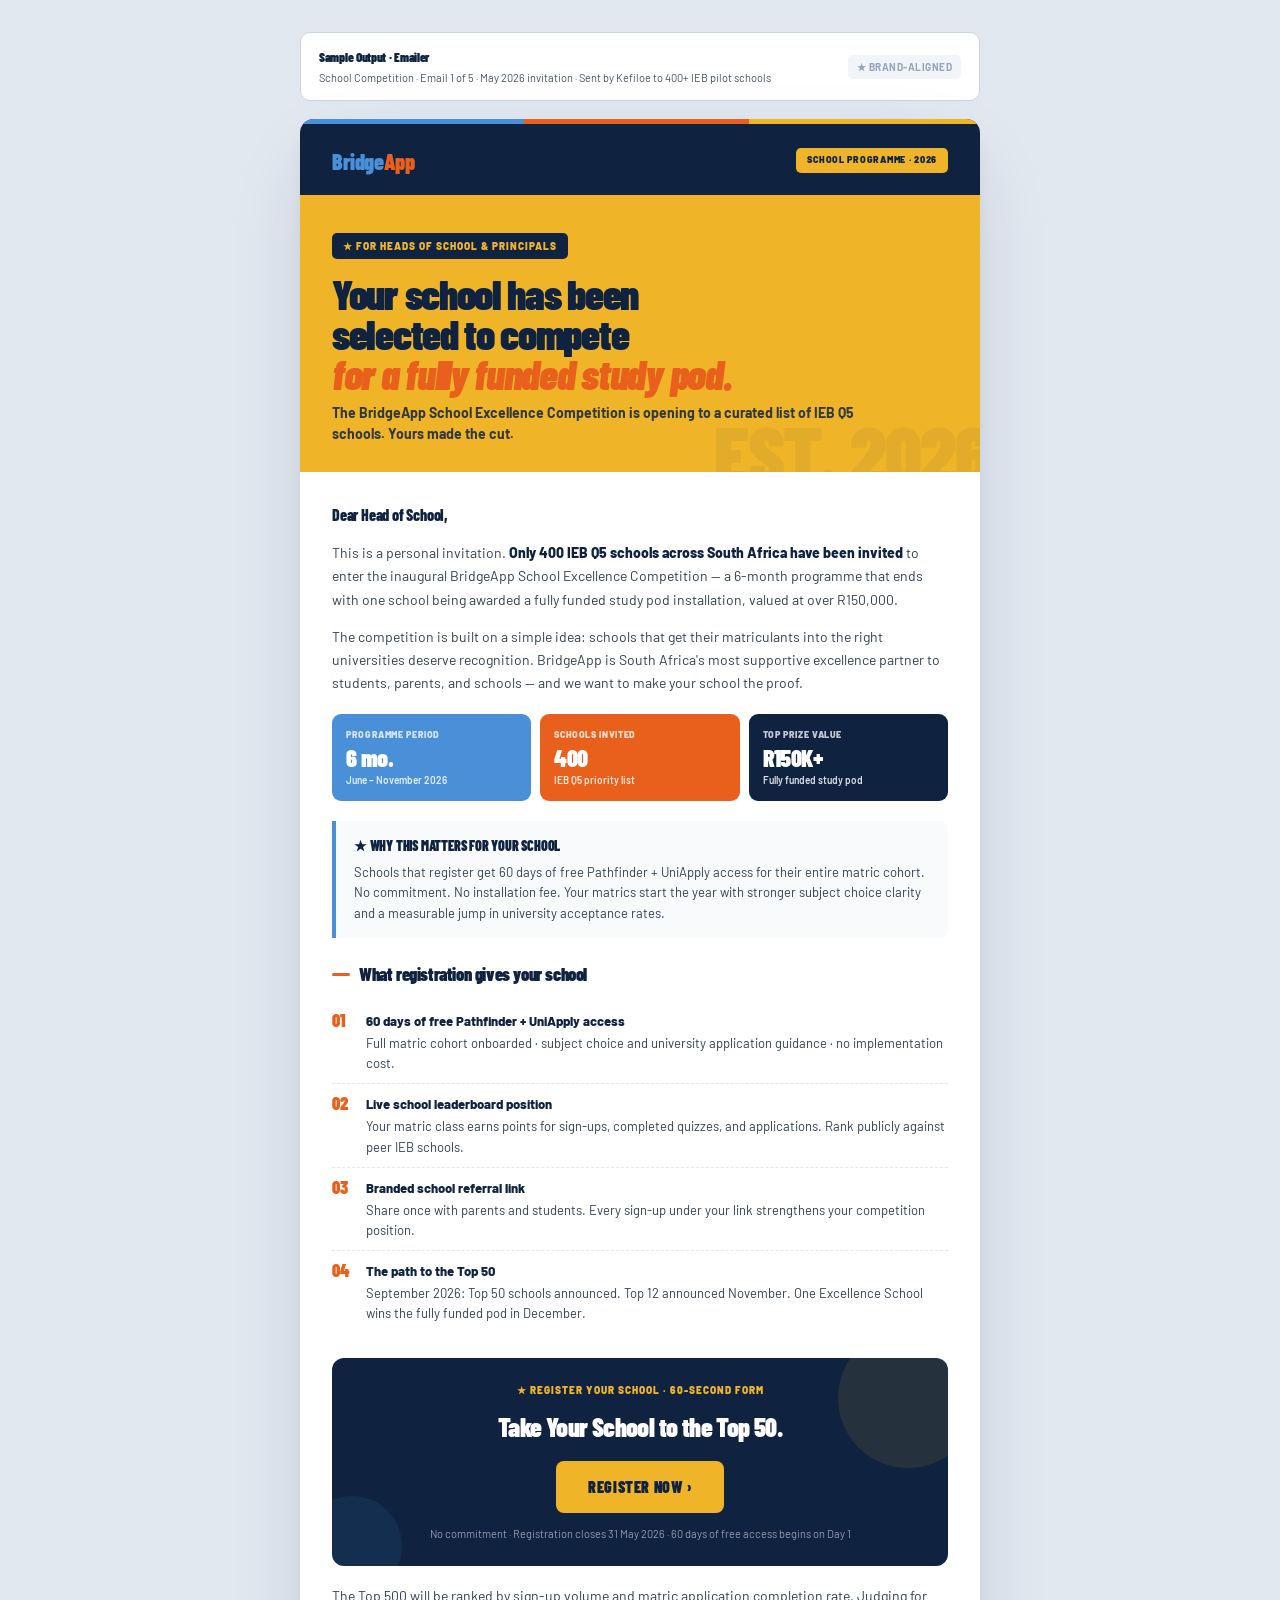
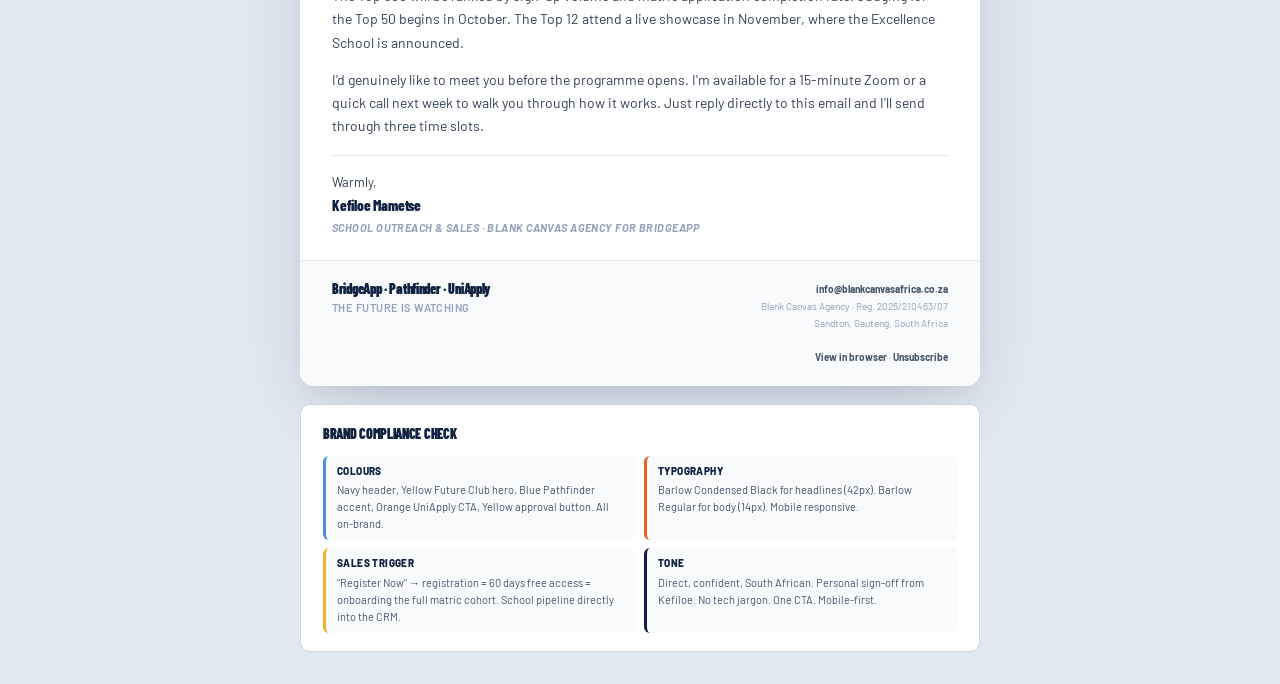
<file: BridgeApp_SchoolCompetition_Emailer.html>
<!DOCTYPE html>
<html lang="en">
<head>
<meta charset="UTF-8">
<meta name="viewport" content="width=device-width, initial-scale=1.0">
<title>Your school has been selected · BridgeApp School Excellence Competition</title>
<link rel="preconnect" href="https://fonts.googleapis.com">
<link href="https://fonts.googleapis.com/css2?family=Barlow:wght@400;500;600;700;800;900&family=Barlow+Condensed:wght@700;800;900&display=swap" rel="stylesheet">
<style>
*{box-sizing:border-box;margin:0;padding:0}
body{font-family:'Barlow',sans-serif;background:#e2e8f0;color:#0f2340;line-height:1.6;padding:32px 16px}
.preview{max-width:680px;margin:0 auto 18px;padding:14px 18px;background:#fff;border-radius:10px;border:1px solid #cbd5e1;font-size:11px;color:#475569;display:flex;justify-content:space-between;align-items:center;flex-wrap:wrap;gap:8px}
.preview strong{color:#0f2340;font-family:'Barlow Condensed',sans-serif;font-size:13px;font-weight:900;letter-spacing:-.3px;display:block;margin-bottom:1px}
.preview-meta{font-size:10px;color:#94a3b8;font-weight:700;text-transform:uppercase;letter-spacing:.05em;padding:4px 9px;background:#f1f5f9;border-radius:5px}

/* EMAIL CONTAINER */
.email{max-width:680px;margin:0 auto;background:#fff;border-radius:14px;overflow:hidden;box-shadow:0 30px 80px -20px rgba(15,35,64,.2),0 8px 20px -8px rgba(15,35,64,.1)}

/* HEADER */
.hdr{background:#0f2340;padding:24px 32px 22px;color:#fff;position:relative;overflow:hidden}
.hdr::before{content:'';position:absolute;top:0;left:0;right:0;height:5px;background:linear-gradient(90deg,#4a90d9 0%,#4a90d9 33%,#e8601c 33%,#e8601c 66%,#f0b429 66%,#f0b429 100%)}
.hdr-row{display:flex;justify-content:space-between;align-items:center;margin-top:5px}
.hdr-logo{font-family:'Barlow Condensed',sans-serif;font-size:22px;font-weight:900;letter-spacing:-.4px;line-height:1}
.hdr-logo span:nth-child(1){color:#4a90d9}
.hdr-logo span:nth-child(2){color:#e8601c}
.hdr-stamp{background:#f0b429;color:#0f2340;padding:5px 11px;border-radius:5px;font-size:9px;font-weight:900;letter-spacing:.08em;text-transform:uppercase}

/* HERO */
.hero{padding:36px 32px 28px;background:#f0b429;color:#0f2340;position:relative;overflow:hidden}
.hero::after{content:'EST. 2026';position:absolute;right:-10px;bottom:-20px;font-family:'Barlow Condensed',sans-serif;font-size:80px;font-weight:900;color:rgba(15,35,64,.06);letter-spacing:-2px;line-height:1;pointer-events:none}
.hero-kicker{display:inline-block;background:#0f2340;color:#f0b429;padding:5px 11px;border-radius:5px;font-size:10px;font-weight:900;letter-spacing:.1em;text-transform:uppercase;margin-bottom:14px}
.hero h1{font-family:'Barlow Condensed',sans-serif;font-size:42px;font-weight:900;letter-spacing:-1.3px;line-height:.96;margin-bottom:8px}
.hero h1 span{color:#e8601c;font-style:italic;display:block}
.hero p{font-size:14px;font-weight:700;color:#0f2340;max-width:90%;opacity:.85;line-height:1.5;margin-top:6px;position:relative;z-index:1}

/* BODY */
.body{padding:30px 32px 24px}
.dear{font-family:'Barlow Condensed',sans-serif;font-size:16px;font-weight:800;color:#0f2340;letter-spacing:-.2px;margin-bottom:14px}
.body p{font-size:14px;color:#334155;margin-bottom:14px;line-height:1.65}
.body p strong{color:#0f2340;font-weight:800}
.callout{background:#f8fafc;border-left:4px solid #4a90d9;padding:14px 18px;border-radius:0 8px 8px 0;margin:18px 0;font-size:13px;color:#334155;line-height:1.6}
.callout strong{display:block;color:#0f2340;font-family:'Barlow Condensed',sans-serif;font-size:14px;font-weight:900;letter-spacing:-.2px;margin-bottom:4px;text-transform:uppercase}

/* INFO GRID */
.info-grid{display:grid;grid-template-columns:repeat(3,1fr);gap:9px;margin:20px 0}
.info{padding:14px 14px;border-radius:9px;color:#fff;position:relative}
.info.i1{background:#4a90d9}
.info.i2{background:#e8601c}
.info.i3{background:#0f2340}
.info-label{font-size:9px;font-weight:900;opacity:.75;text-transform:uppercase;letter-spacing:.07em;margin-bottom:4px}
.info-val{font-family:'Barlow Condensed',sans-serif;font-size:24px;font-weight:900;letter-spacing:-.6px;line-height:1;margin-bottom:3px}
.info-sub{font-size:10px;opacity:.85;font-weight:600;line-height:1.4}

/* CTA BLOCK */
.cta-block{background:#0f2340;border-radius:12px;padding:24px 26px;color:#fff;text-align:center;margin:24px 0 18px;position:relative;overflow:hidden}
.cta-block::before{content:'';position:absolute;right:-30px;top:-30px;width:140px;height:140px;background:#f0b429;opacity:.1;border-radius:50%}
.cta-block::after{content:'';position:absolute;left:-30px;bottom:-30px;width:100px;height:100px;background:#4a90d9;opacity:.1;border-radius:50%}
.cta-kicker{font-size:10px;font-weight:900;color:#f0b429;letter-spacing:.1em;text-transform:uppercase;margin-bottom:8px;position:relative;z-index:1}
.cta-headline{font-family:'Barlow Condensed',sans-serif;font-size:26px;font-weight:900;letter-spacing:-.6px;margin-bottom:14px;position:relative;z-index:1}
.cta-btn{display:inline-block;background:#f0b429;color:#0f2340;padding:13px 32px;border-radius:8px;font-family:'Barlow Condensed',sans-serif;font-size:16px;font-weight:900;letter-spacing:.04em;text-transform:uppercase;text-decoration:none;position:relative;z-index:1;transition:transform .15s}
.cta-btn:hover{transform:translateY(-1px)}
.cta-sub{font-size:11px;color:rgba(255,255,255,.55);margin-top:12px;position:relative;z-index:1}

/* WHAT YOU GET */
.what-h{font-family:'Barlow Condensed',sans-serif;font-size:18px;font-weight:900;color:#0f2340;letter-spacing:-.4px;margin:22px 0 12px;display:flex;align-items:center;gap:9px}
.what-h::before{content:'';width:18px;height:3px;background:#e8601c;border-radius:2px}
.what-list{list-style:none}
.what-item{display:flex;gap:12px;padding:10px 0;border-bottom:1px dashed #e2e8f0;font-size:13px;color:#334155;line-height:1.55}
.what-item:last-child{border-bottom:none}
.what-num{font-family:'Barlow Condensed',sans-serif;font-size:18px;font-weight:900;color:#e8601c;line-height:1;flex-shrink:0;width:22px;letter-spacing:-.3px}
.what-txt strong{color:#0f2340;font-weight:800;display:block;margin-bottom:2px;font-size:13px}

/* FOOTER */
.foot{background:#f8fafc;padding:20px 32px;border-top:1px solid #e2e8f0;display:flex;justify-content:space-between;align-items:flex-start;gap:14px;flex-wrap:wrap}
.foot-brand{font-family:'Barlow Condensed',sans-serif;font-size:14px;font-weight:900;color:#0f2340;letter-spacing:-.3px;line-height:1.2}
.foot-brand span{color:#94a3b8;font-weight:600;font-size:11px;letter-spacing:.04em;text-transform:uppercase;display:block;margin-top:3px;font-family:'Barlow',sans-serif}
.foot-meta{font-size:10px;color:#94a3b8;line-height:1.7;text-align:right}
.foot-meta a{color:#475569;text-decoration:none;font-weight:700}
.foot-meta a:hover{color:#0f2340}

.sign{font-size:13px;color:#334155;margin-top:18px;padding-top:16px;border-top:1px solid #e2e8f0;line-height:1.6}
.sign strong{color:#0f2340;font-weight:800;display:block;font-family:'Barlow Condensed',sans-serif;font-size:15px;letter-spacing:-.2px}
.sign em{font-size:11px;color:#94a3b8;font-weight:700;text-transform:uppercase;letter-spacing:.04em;display:block;margin-top:2px}

/* notes panel below */
.notes{max-width:680px;margin:18px auto 0;background:#fff;border-radius:10px;padding:18px 22px;border:1px solid #cbd5e1}
.notes h3{font-family:'Barlow Condensed',sans-serif;font-size:14px;font-weight:900;color:#0f2340;letter-spacing:-.3px;margin-bottom:10px;text-transform:uppercase}
.notes-grid{display:grid;grid-template-columns:repeat(2,1fr);gap:8px;font-size:11px;color:#475569;line-height:1.55}
.notes-grid div{padding:8px 11px;background:#f8fafc;border-radius:6px;border-left:3px solid #4a90d9}
.notes-grid div:nth-child(2){border-left-color:#e8601c}
.notes-grid div:nth-child(3){border-left-color:#f0b429}
.notes-grid div:nth-child(4){border-left-color:#0f2340}
.notes-grid strong{color:#0f2340;font-weight:800;display:block;font-size:10px;text-transform:uppercase;letter-spacing:.04em;margin-bottom:2px}

@media(max-width:600px){
  .hdr,.hero,.body,.foot{padding-left:20px;padding-right:20px}
  .hero h1{font-size:32px}
  .cta-headline{font-size:20px}
  .info-grid{grid-template-columns:1fr;gap:8px}
  .notes-grid{grid-template-columns:1fr}
}
@media print{
  body{background:#fff;padding:0}
  .preview,.notes{display:none}
  .email{box-shadow:none;border-radius:0;max-width:none}
}
</style>
</head>
<body>

<div class="preview">
<div>
<strong>Sample Output · Emailer</strong>
School Competition · Email 1 of 5 · May 2026 invitation · Sent by Kefiloe to 400+ IEB pilot schools
</div>
<div class="preview-meta">★ Brand-aligned</div>
</div>

<!-- THE EMAIL -->
<div class="email">

<!-- HEADER -->
<div class="hdr">
<div class="hdr-row">
<div class="hdr-logo"><span>Bridge</span><span>App</span></div>
<div class="hdr-stamp">School Programme · 2026</div>
</div>
</div>

<!-- HERO -->
<div class="hero">
<div class="hero-kicker">★ For Heads of School &amp; Principals</div>
<h1>Your school has been<br>selected to compete<span>for a fully funded study pod.</span></h1>
<p>The BridgeApp School Excellence Competition is opening to a curated list of IEB Q5 schools. Yours made the cut.</p>
</div>

<!-- BODY -->
<div class="body">
<div class="dear">Dear Head of School,</div>

<p>This is a personal invitation. <strong>Only 400 IEB Q5 schools across South Africa have been invited</strong> to enter the inaugural BridgeApp School Excellence Competition — a 6-month programme that ends with one school being awarded a fully funded study pod installation, valued at over R150,000.</p>

<p>The competition is built on a simple idea: schools that get their matriculants into the right universities deserve recognition. BridgeApp is South Africa's most supportive excellence partner to students, parents, and schools — and we want to make your school the proof.</p>

<!-- INFO GRID -->
<div class="info-grid">
<div class="info i1">
<div class="info-label">Programme period</div>
<div class="info-val">6 mo.</div>
<div class="info-sub">June – November 2026</div>
</div>
<div class="info i2">
<div class="info-label">Schools invited</div>
<div class="info-val">400</div>
<div class="info-sub">IEB Q5 priority list</div>
</div>
<div class="info i3">
<div class="info-label">Top prize value</div>
<div class="info-val">R150K+</div>
<div class="info-sub">Fully funded study pod</div>
</div>
</div>

<!-- CALLOUT -->
<div class="callout">
<strong>★ Why this matters for your school</strong>
Schools that register get 60 days of free Pathfinder + UniApply access for their entire matric cohort. No commitment. No installation fee. Your matrics start the year with stronger subject choice clarity and a measurable jump in university acceptance rates.
</div>

<!-- WHAT YOU GET -->
<div class="what-h">What registration gives your school</div>
<ul class="what-list">
<li class="what-item">
<span class="what-num">01</span>
<span class="what-txt"><strong>60 days of free Pathfinder + UniApply access</strong>Full matric cohort onboarded · subject choice and university application guidance · no implementation cost.</span>
</li>
<li class="what-item">
<span class="what-num">02</span>
<span class="what-txt"><strong>Live school leaderboard position</strong>Your matric class earns points for sign-ups, completed quizzes, and applications. Rank publicly against peer IEB schools.</span>
</li>
<li class="what-item">
<span class="what-num">03</span>
<span class="what-txt"><strong>Branded school referral link</strong>Share once with parents and students. Every sign-up under your link strengthens your competition position.</span>
</li>
<li class="what-item">
<span class="what-num">04</span>
<span class="what-txt"><strong>The path to the Top 50</strong>September 2026: Top 50 schools announced. Top 12 announced November. One Excellence School wins the fully funded pod in December.</span>
</li>
</ul>

<!-- CTA -->
<div class="cta-block">
<div class="cta-kicker">★ Register your school · 60-second form</div>
<div class="cta-headline">Take Your School to the Top 50.</div>
<a href="#" class="cta-btn">Register Now &rsaquo;</a>
<div class="cta-sub">No commitment · Registration closes 31 May 2026 · 60 days of free access begins on Day 1</div>
</div>

<p>The Top 500 will be ranked by sign-up volume and matric application completion rate. Judging for the Top 50 begins in October. The Top 12 attend a live showcase in November, where the Excellence School is announced.</p>

<p>I'd genuinely like to meet you before the programme opens. I'm available for a 15-minute Zoom or a quick call next week to walk you through how it works. Just reply directly to this email and I'll send through three time slots.</p>

<!-- SIGN-OFF -->
<div class="sign">
Warmly,<br>
<strong>Kefiloe Mametse</strong>
<em>School Outreach &amp; Sales · Blank Canvas Agency for BridgeApp</em>
</div>
</div>

<!-- FOOTER -->
<div class="foot">
<div>
<div class="foot-brand">BridgeApp · Pathfinder · UniApply<br><span>The Future Is Watching</span></div>
</div>
<div class="foot-meta">
<a href="mailto:info@blankcanvasafrica.co.za">info@blankcanvasafrica.co.za</a><br>
Blank Canvas Agency · Reg. 2025/210463/07<br>
Sandton, Gauteng, South Africa<br>
<br>
<a href="#">View in browser</a> · <a href="#">Unsubscribe</a>
</div>
</div>

</div>

<!-- BRAND NOTES -->
<div class="notes">
<h3>Brand compliance check</h3>
<div class="notes-grid">
<div><strong>Colours</strong>Navy header, Yellow Future Club hero, Blue Pathfinder accent, Orange UniApply CTA, Yellow approval button. All on-brand.</div>
<div><strong>Typography</strong>Barlow Condensed Black for headlines (42px). Barlow Regular for body (14px). Mobile responsive.</div>
<div><strong>Sales trigger</strong>"Register Now" → registration = 60 days free access = onboarding the full matric cohort. School pipeline directly into the CRM.</div>
<div><strong>Tone</strong>Direct, confident, South African. Personal sign-off from Kefiloe. No tech jargon. One CTA. Mobile-first.</div>
</div>
</div>

</body>
</html>
</file>
